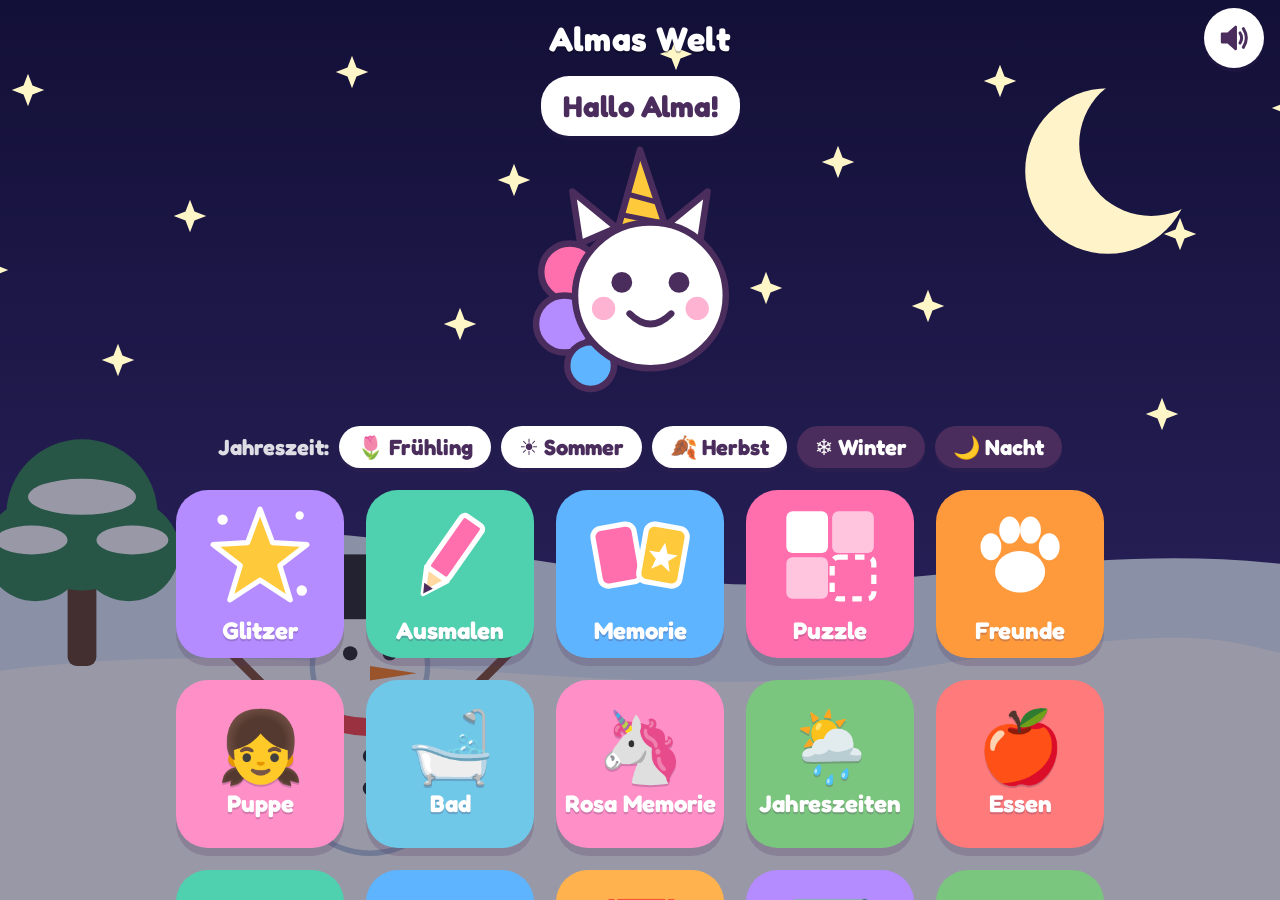
<file: index.html>
<!DOCTYPE html>
<html lang="de">
<head>
<meta charset="utf-8">
<meta name="viewport" content="width=device-width, initial-scale=1">
<title>Almas Welt</title>
<meta name="theme-color" content="#ff6fae">
<meta name="mobile-web-app-capable" content="yes">
<meta name="apple-mobile-web-app-capable" content="yes">
<meta name="apple-mobile-web-app-title" content="Almas Welt">
<meta name="apple-mobile-web-app-status-bar-style" content="default">
<link rel="manifest" href="manifest.webmanifest">
<link rel="icon" type="image/png" sizes="192x192" href="icons/icon-192.png">
<link rel="apple-touch-icon" href="icons/apple-touch-icon.png">
<link rel="preconnect" href="https://fonts.googleapis.com">
<link rel="preconnect" href="https://fonts.gstatic.com" crossorigin>
<link href="https://fonts.googleapis.com/css2?family=Fredoka:wght@500;700&display=swap" rel="stylesheet">
<style>
:root{
  /* Layout: Kopfzeile oben, eine Spielfläche darunter, riesige runde Tasten */
  --bg:#fff3f8;
  --ink:#4a2d5c;
  --pink:#ff6fae;
  --sun:#ffc93c;
  --mint:#4fd1b0;
  --sky:#5fb4ff;
  --lilac:#b48cff;
  --font:'Fredoka','Trebuchet MS',system-ui,sans-serif;
  color-scheme:light;
}
*{box-sizing:border-box;-webkit-tap-highlight-color:transparent}
html,body{height:100%;margin:0}
body{background:var(--bg);color:var(--ink);font-family:var(--font);font-weight:500;overflow:hidden;touch-action:manipulation;user-select:none;-webkit-user-select:none}
button{font:inherit;color:inherit;border:0;background:none;cursor:pointer;padding:0}
button:focus-visible{outline:4px solid var(--ink);outline-offset:3px}
#app{height:100%;display:flex;flex-direction:column}
header{flex:none;height:76px;display:flex;align-items:center;justify-content:space-between;padding:0 16px;gap:12px}
header h1{margin:0;font-size:34px;font-weight:700;letter-spacing:.5px;text-wrap:balance}
.round{width:60px;height:60px;border-radius:50%;background:#fff;box-shadow:0 4px 0 rgba(74,45,92,.18);display:grid;place-items:center}
.round:active{transform:translateY(3px);box-shadow:none}
.round svg{width:34px;height:34px}
.round[hidden]{display:block;visibility:hidden}
.round.off .wave{display:none}
.round:not(.off) .cross{display:none}
.view{display:none;flex:1;min-height:0;flex-direction:column;align-items:center;justify-content:center;padding:0 16px 16px;gap:14px}
.view.on{display:flex}

/* Start */
#home{flex-direction:row;flex-wrap:wrap;gap:24px 40px;overflow:auto}
.mascot{display:flex;flex-direction:column;align-items:center;gap:6px;width:min(260px,38vw)}
.mascot svg{width:100%;height:auto}
.bubble{background:#fff;border-radius:28px;padding:12px 22px;font-size:30px;font-weight:700;box-shadow:0 4px 0 rgba(74,45,92,.15)}
.tiles{display:flex;flex-wrap:wrap;gap:22px;justify-content:center}
.tile{width:min(210px,22vw);min-width:150px;aspect-ratio:1;border-radius:38px;display:flex;flex-direction:column;align-items:center;justify-content:center;gap:8px;box-shadow:0 8px 0 rgba(74,45,92,.2);font-size:28px;font-weight:700;color:#fff;text-shadow:0 2px 0 rgba(74,45,92,.25)}
.tile:active{transform:translateY(6px);box-shadow:0 2px 0 rgba(74,45,92,.2)}
.tile svg{width:62%;height:auto}
.t-glitter{background:var(--lilac)}
.t-paint{background:var(--mint)}
.t-memory{background:var(--sky)}

/* Glitzer */
#glitter{position:relative;justify-content:flex-end;touch-action:none}
#glitter .hint{position:absolute;inset:0;display:grid;place-items:center;font-size:clamp(40px,8vw,90px);font-weight:700;color:rgba(180,140,255,.45);pointer-events:none;text-align:center;padding:20px}
.big{padding:18px 40px;border-radius:999px;background:var(--pink);color:#fff;font-size:34px;font-weight:700;box-shadow:0 8px 0 rgba(74,45,92,.25);position:relative}
.big:active{transform:translateY(6px);box-shadow:0 2px 0 rgba(74,45,92,.25)}

/* Ausmalen */
.picker{display:flex;gap:12px;flex-wrap:wrap;justify-content:center}
.pick{padding:10px 22px;border-radius:999px;background:#fff;font-size:24px;font-weight:700;box-shadow:0 4px 0 rgba(74,45,92,.18)}
.pick[aria-pressed="true"]{background:var(--ink);color:#fff}
#stage{flex:1;min-height:0;width:100%;display:grid;place-items:center;position:relative}
.ref{position:absolute;top:6px;right:6px;width:clamp(90px,15vw,140px);background:#fff;border-radius:20px;padding:6px;box-shadow:0 4px 0 rgba(74,45,92,.18);pointer-events:none;z-index:2}
.ref svg{display:block;width:100%;height:auto}
.ref[hidden]{display:none}
#pic{height:100%;max-height:100%;width:auto;max-width:100%;aspect-ratio:1;background:#fff;border-radius:32px;box-shadow:0 6px 0 rgba(74,45,92,.15)}
.r{fill:#fff;stroke:var(--ink);stroke-width:9;stroke-linejoin:round;stroke-linecap:round;cursor:pointer}
.line{fill:none;stroke:var(--ink);stroke-width:9;stroke-linecap:round}
.dot{fill:var(--ink)}
.thumb{width:78px;height:78px;padding:6px;border-radius:22px;background:#fff;box-shadow:0 4px 0 rgba(74,45,92,.18)}
.thumb svg{display:block;width:100%;height:100%}
.thumb[aria-pressed="true"]{outline:5px solid var(--ink);outline-offset:2px}
.tools{display:flex;gap:18px 28px;flex-wrap:wrap;justify-content:center;align-items:center}
.modes{display:flex;gap:12px}
.mode{display:flex;align-items:center;gap:8px;padding:8px 22px 8px 14px;border-radius:999px;background:#fff;font-size:24px;font-weight:700;box-shadow:0 4px 0 rgba(74,45,92,.18)}
.mode svg{width:34px;height:34px}
.mode[aria-pressed="true"]{background:var(--ink);color:#fff}
.ol{fill:none;stroke:var(--ink);stroke-width:9;stroke-linejoin:round;pointer-events:none}
#pic{touch-action:none}
.palette{display:flex;gap:12px;flex-wrap:wrap;justify-content:center;align-items:center}
.sw{width:64px;height:64px;border-radius:50%;border:5px solid #fff;box-shadow:0 4px 0 rgba(74,45,92,.25)}
.sw[aria-pressed="true"]{outline:5px solid var(--ink);outline-offset:2px;transform:scale(1.1)}
.sw.white{border-color:#d9c9e6}

/* Memorie */
.bar{display:flex;gap:12px;align-items:center;flex-wrap:wrap;justify-content:center}
#board{display:grid;grid-template-columns:repeat(var(--cols,4),minmax(0,1fr));gap:10px;width:min(100%,calc((100dvh - 210px) * var(--cols,4) / var(--rows,2)))}
.card{aspect-ratio:1;perspective:700px;position:relative}
.in{position:absolute;inset:0;transform-style:preserve-3d;transition:transform .45s}
.card.open .in,.card.done .in{transform:rotateY(180deg)}
.face{position:absolute;inset:0;border-radius:22px;backface-visibility:hidden;-webkit-backface-visibility:hidden;display:grid;place-items:center;box-shadow:0 5px 0 rgba(74,45,92,.2)}
.front{background:radial-gradient(circle at 30% 30%,#ffd1e6 0 12%,transparent 13%),radial-gradient(circle at 70% 65%,#d6c2ff 0 14%,transparent 15%),linear-gradient(135deg,var(--pink),var(--lilac))}
.back{background:#fff;transform:rotateY(180deg)}
.back svg{width:72%;height:72%}
.card.done .back{background:#effff9}
#win,#win3{font-size:clamp(34px,6vw,60px);font-weight:700;color:var(--pink);min-height:1.2em;text-align:center}

.back img{position:absolute;inset:6%;width:88%;height:88%;object-fit:contain;border-radius:16px;background:radial-gradient(130% 34% at 50% 104%,#a6e486 0 62%,transparent 63%),radial-gradient(circle at 18% 22%,#fff 0 3px,transparent 4px),radial-gradient(circle at 84% 16%,#fff 0 4px,transparent 5px),radial-gradient(circle at 70% 34%,#ffe27a 0 3px,transparent 4px),linear-gradient(#bfe3ff,#fff0f8)}
.t-friends{background:#ff9a3c}.t-puzzle{background:#ff6fae}
.friends{display:flex;gap:24px;flex-wrap:wrap;justify-content:center;align-items:center;flex:1;min-height:0;width:100%;overflow:auto}
.friend{display:flex;flex-direction:column;align-items:center;gap:10px;background:#fff;border-radius:34px;padding:14px;box-shadow:0 8px 0 rgba(74,45,92,.18)}
.friend:active{transform:translateY(5px)}
.friend img{display:block;width:min(15vw,36dvh,300px);height:min(15vw,36dvh,300px);border-radius:24px;object-fit:contain;padding:8px;background:radial-gradient(130% 34% at 50% 104%,#a6e486 0 62%,transparent 63%),radial-gradient(circle at 18% 22%,#fff 0 3px,transparent 4px),radial-gradient(circle at 84% 16%,#fff 0 4px,transparent 5px),radial-gradient(circle at 70% 34%,#ffe27a 0 3px,transparent 4px),linear-gradient(#bfe3ff,#fff0f8)}
.comic{width:min(15vw,36dvh,300px);height:min(15vw,36dvh,300px);background:#fff7e0;border-radius:24px;display:grid;place-items:center}
.comic svg{width:92%;height:92%}
.friend span{font-size:34px;font-weight:700}
.pieces{display:flex;gap:16px;justify-content:center;flex-wrap:wrap;position:relative;z-index:5}
.piece{position:relative;width:clamp(80px,13vw,120px);aspect-ratio:1;background:#fff;border-radius:18px;padding:5px;box-shadow:0 5px 0 rgba(74,45,92,.2);touch-action:none;cursor:grab}
.piece svg{display:block;width:100%;height:100%;border-radius:13px}
.piece.sel{outline:6px solid var(--sun);outline-offset:2px}
.piece.gone{visibility:hidden}
#sceneBox{flex:1;min-height:0;width:100%;display:grid;place-items:center}
#scene{height:100%;width:auto;max-width:100%;aspect-ratio:4/3;border-radius:24px;box-shadow:0 6px 0 rgba(74,45,92,.15);background:#fff}
.shake{animation:shake .4s}
@keyframes shake{25%{transform:translateX(-10px)}75%{transform:translateX(10px)}}
#puzzle{position:relative}
#win3{position:absolute;top:84px;left:0;right:0;min-height:0;pointer-events:none;z-index:6;text-shadow:0 3px 0 #fff}
#fx{position:fixed;inset:0;width:100%;height:100%;pointer-events:none;z-index:50}
@media (prefers-reduced-motion:reduce){.in{transition:none}}

/* ===== Neue Bereiche ===== */
#bg{position:fixed;inset:0;z-index:-1;overflow:hidden;background:#cfe9ff}
#bg>svg{position:absolute;inset:0;width:100%;height:100%}
#fall{position:absolute;inset:0;pointer-events:none;overflow:hidden}
#fall span{position:absolute;top:-12%;animation:fall linear infinite;opacity:.92}
@keyframes fall{to{transform:translate(var(--dx,40px),118vh) rotate(var(--rot,200deg))}}
.tw{animation:tw 2.4s ease-in-out infinite}
@keyframes tw{50%{opacity:.25}}
body.night header h1{color:#fff;text-shadow:0 2px 0 rgba(0,0,0,.25)}
body.night .bubble{background:#fff}
body.night .sectionhead,body.night .say2{color:#fff}
body.night .say2{color:var(--ink)}
.tiles{max-width:min(1100px,100%)}
.tiles .tile{width:min(168px,19vw);min-width:128px;font-size:24px;border-radius:32px}
.tile .em{font-size:clamp(48px,7vw,70px);line-height:1}
.envbar{flex-basis:100%;display:flex;gap:10px;flex-wrap:wrap;justify-content:center;align-items:center}
.envbar .pick{font-size:22px;padding:8px 18px}
.t-c1{background:#ff8fc7}.t-c2{background:#4fd1b0}.t-c3{background:#5fb4ff}.t-c4{background:#b48cff}
.t-c5{background:#ffb24d}.t-c6{background:#7bc67e}.t-c7{background:#ff7a7a}.t-c8{background:#6fc8e8}
.sectionhead{flex-basis:100%;text-align:center;font-size:22px;font-weight:700;opacity:.85}

/* Quiz */
.qmodes{display:flex;gap:10px;flex-wrap:wrap;justify-content:center}
.qprog{display:flex;gap:8px}
.qprog i{width:18px;height:18px;border-radius:50%;background:#fff;box-shadow:0 2px 0 rgba(74,45,92,.2)}
.qprog i.d{background:var(--mint)}
.qprog i.c{background:var(--sun);transform:scale(1.25)}
.qcard{background:#fff;border-radius:36px;padding:10px 40px;box-shadow:0 8px 0 rgba(74,45,92,.18);display:flex;flex-direction:column;align-items:center;gap:0}
.qcard .qe{font-size:clamp(70px,16dvh,150px);line-height:1.1}
.qcard .qn{font-size:clamp(28px,5dvh,44px);font-weight:700}
.qchoices{display:flex;gap:16px;flex-wrap:wrap;justify-content:center}
.qc{min-width:clamp(120px,17vw,190px);padding:12px 18px;border-radius:30px;box-shadow:0 7px 0 rgba(74,45,92,.22);display:flex;flex-direction:column;align-items:center;gap:2px;font-size:clamp(22px,3.4dvh,30px);font-weight:700;background:#fff}
.qc .ce{font-size:clamp(44px,8dvh,70px);line-height:1.1}
.qc:active{transform:translateY(5px);box-shadow:0 2px 0 rgba(74,45,92,.22)}
.qc.ok{outline:6px solid var(--mint);outline-offset:2px}
.qc.hint{animation:pulse .8s infinite}
@keyframes pulse{50%{transform:scale(1.1)}}
.qexp{min-height:2.6em;max-width:min(900px,92vw);text-align:center;font-size:clamp(22px,3.6dvh,32px);font-weight:600;color:var(--ink);background:rgba(255,255,255,.85);border-radius:22px;padding:6px 18px}
.qexp:empty{visibility:hidden}
.qnext{font-size:30px;padding:12px 38px}
.qnext[hidden]{display:none}

/* Memorie Rosa */
.pboard{display:grid;grid-template-columns:repeat(var(--cols,4),minmax(0,1fr));gap:10px;width:min(100%,calc((100dvh - 210px) * var(--cols,4) / var(--rows,2)))}
.pink .front{background:radial-gradient(circle at 30% 30%,#fff 0 6%,transparent 7%),radial-gradient(circle at 70% 65%,#ffe3f1 0 9%,transparent 10%),linear-gradient(135deg,#ff8cc6,#ffc0de)}
.pink .back .em{font-size:clamp(40px,9dvh,90px);line-height:1}

/* Puppe */
#doll{flex-direction:row;gap:24px;align-items:stretch;justify-content:center}
.dollside{flex:0 1 40%;display:flex;align-items:center;justify-content:center;min-height:0}
#dollSvg{height:100%;max-height:100%;width:auto;max-width:100%;background:rgba(255,255,255,.65);border-radius:36px;padding:8px}
.dollpanel{flex:1 1 50%;display:flex;flex-direction:column;gap:14px;justify-content:center;min-width:0}
.slots{display:flex;gap:10px;flex-wrap:wrap}
.slotb{padding:8px 16px;border-radius:999px;background:#fff;font-size:22px;font-weight:700;box-shadow:0 4px 0 rgba(74,45,92,.18)}
.slotb[aria-pressed="true"]{background:var(--ink);color:#fff}
.items{display:flex;gap:12px;flex-wrap:wrap}
.itm{width:clamp(70px,10vw,98px);height:clamp(70px,10vw,98px);border-radius:22px;background:#fff;padding:4px;box-shadow:0 4px 0 rgba(74,45,92,.18);display:grid;place-items:center;font-size:34px;font-weight:700}
.itm svg{width:100%;height:100%;display:block}
.itm[aria-pressed="true"]{outline:5px solid var(--ink);outline-offset:2px}
@media (max-width:760px){#doll{flex-direction:column}.dollside{flex:1 1 50%}}

/* Bad */
.steps{display:flex;gap:8px;flex-wrap:wrap;justify-content:center}
.stp{padding:6px 14px;border-radius:999px;background:#fff;font-size:20px;font-weight:700;opacity:.65}
.stp.cur{opacity:1;background:var(--sun)}
.stp.done{opacity:1;background:#d6ffe9}
.bigtarget{width:min(54vw,48dvh);aspect-ratio:1;border-radius:50%;background:#fff;box-shadow:0 10px 0 rgba(74,45,92,.2);display:grid;place-items:center;font-size:min(30vw,26dvh);line-height:1}
.bigtarget:active{transform:translateY(6px);box-shadow:0 3px 0 rgba(74,45,92,.2)}
.say2{font-size:clamp(28px,5dvh,44px);font-weight:700;text-align:center;background:rgba(255,255,255,.85);border-radius:24px;padding:6px 24px}
.dots{display:flex;gap:10px}
.dots i{width:22px;height:22px;border-radius:50%;background:#fff;box-shadow:0 2px 0 rgba(74,45,92,.2)}
.dots i.d{background:var(--pink)}
.bub{position:fixed;border-radius:50%;background:radial-gradient(circle at 30% 30%,#fff,rgba(160,220,255,.55));border:2px solid rgba(255,255,255,.95);pointer-events:none;z-index:60;animation:bubUp 1.6s ease-out forwards}
@keyframes bubUp{to{transform:translateY(-130px) scale(1.3);opacity:0}}

/* Auto */
#car{padding:0}
#carWorld{position:relative;flex:1;width:100%;min-height:0;overflow:hidden;border-radius:30px}
#carRoad{position:absolute;left:0;right:0;bottom:0;height:26%;background:#5b5b6e;border-top:10px solid #8a8aa0}
#carRoad:after{content:"";position:absolute;left:0;right:0;top:48%;height:10px;background:repeating-linear-gradient(90deg,#fff 0 60px,transparent 60px 120px);animation:road 4s linear infinite}
@keyframes road{to{background-position-x:-120px}}
#carCar{position:absolute;left:14%;bottom:7%;font-size:min(16vw,22dvh);line-height:1;animation:bounce 1.2s ease-in-out infinite;transform:scaleX(-1)}
@keyframes bounce{50%{transform:scaleX(-1) translateY(-8px)}}
#carCar.hop{animation:hop .6s}
@keyframes hop{40%{transform:scaleX(-1) translateY(-60px)}}
.fly{position:absolute;font-size:min(11vw,15dvh);line-height:1;padding:6px;will-change:transform}
.fly.pop{animation:popo .4s forwards}
@keyframes popo{to{transform:translate(var(--x),var(--y)) scale(1.8);opacity:0}}
#carScore{position:absolute;top:10px;left:14px;font-size:36px;font-weight:700;background:rgba(255,255,255,.85);border-radius:999px;padding:4px 20px;z-index:3}

/* Wochentage */
.week{display:flex;gap:14px;flex-wrap:wrap;justify-content:center}
.day{width:clamp(110px,12.5vw,150px);height:clamp(140px,28dvh,210px);border-radius:30px;display:flex;flex-direction:column;align-items:center;justify-content:center;gap:6px;box-shadow:0 8px 0 rgba(74,45,92,.2);font-size:clamp(26px,3.4vw,40px);font-weight:700;color:#fff}
.day small{font-size:clamp(16px,2dvh,22px);font-weight:600;opacity:.95}
.day.work{background:var(--sky)}.day.free{background:#ffb24d}
.day.today{outline:8px solid var(--ink);outline-offset:3px}
.day.next{animation:pulse .8s infinite;outline:8px solid var(--sun);outline-offset:3px}
.day:active{transform:translateY(6px);box-shadow:0 2px 0 rgba(74,45,92,.2)}

/* Zaehlen */
#cArea{position:relative;flex:1;min-height:0;width:100%}
.cobj{position:absolute;font-size:min(14vw,17dvh);line-height:1;transform:translate(-50%,-50%);padding:4px;transition:transform .25s}
.cobj.on{transform:translate(-50%,-50%) scale(.8);filter:grayscale(.2);opacity:.9}
.cobj.on:after{content:"\2713";position:absolute;right:-6px;top:-6px;width:38px;height:38px;border-radius:50%;background:var(--mint);color:#fff;font-size:26px;display:grid;place-items:center}

/* Schreiben */
#wText{flex:1;min-height:0;width:100%;background:rgba(255,255,255,.9);border-radius:30px;padding:16px 26px;font-size:clamp(48px,9dvh,90px);font-weight:700;line-height:1.15;overflow:auto;white-space:pre-wrap;word-break:break-word;box-shadow:0 6px 0 rgba(74,45,92,.15)}
#wText.empty{color:rgba(74,45,92,.35);font-size:clamp(30px,5dvh,48px)}
.krow{display:flex;gap:7px;justify-content:center}
.key{min-width:clamp(40px,6.4vw,76px);height:clamp(48px,8.6dvh,76px);padding:0 8px;border-radius:16px;background:#fff;box-shadow:0 5px 0 rgba(74,45,92,.2);font-size:clamp(24px,4.2dvh,38px);font-weight:700}
.key:active{transform:translateY(4px);box-shadow:0 1px 0 rgba(74,45,92,.2)}
.key.wide{min-width:clamp(120px,22vw,280px)}
.key.act{background:var(--lilac);color:#fff}

/* Galerie */
.gbar{display:flex;gap:12px;flex-wrap:wrap;justify-content:center;align-items:center}
.gnote{font-size:18px;font-weight:600;background:rgba(255,255,255,.85);border-radius:16px;padding:4px 14px;max-width:90vw;text-align:center}
.ggrid{flex:1;min-height:0;width:100%;overflow:auto;display:grid;grid-template-columns:repeat(auto-fill,minmax(clamp(120px,18vw,200px),1fr));gap:12px;align-content:start}
.gi{position:relative;aspect-ratio:1;border-radius:22px;overflow:hidden;background:#fff;box-shadow:0 5px 0 rgba(74,45,92,.2);padding:0}
.gi img,.gi video{width:100%;height:100%;object-fit:cover;display:block;pointer-events:none}
.gi .play{position:absolute;inset:0;display:grid;place-items:center;font-size:54px;color:#fff;text-shadow:0 2px 8px rgba(0,0,0,.6)}
#gview{position:fixed;inset:0;z-index:80;background:rgba(30,15,45,.92);display:none;flex-direction:column;align-items:center;justify-content:center;gap:14px;padding:16px}
#gview.on{display:flex}
#gview img,#gview video{max-width:94vw;max-height:76dvh;border-radius:20px;background:#000}
#gview .gbar .pick{font-size:26px}
@media (prefers-reduced-motion:reduce){#fall span,.tw{animation:none}}

/* ===== Ausmalen: grosses Bild mit Pfeilen ===== */
#paint{gap:8px;padding:0 8px 10px}
#paint #picker{display:none}
#paint #stage{width:100%}
.navb{position:absolute;top:50%;width:clamp(52px,9vw,84px);height:clamp(52px,9vw,84px);margin-top:calc(clamp(52px,9vw,84px) / -2);border-radius:50%;background:rgba(255,255,255,.93);box-shadow:0 3px 14px rgba(0,0,0,.22);display:grid;place-items:center;z-index:4;color:var(--ink)}
.navb svg{width:56%;height:56%}
.navb.l{left:4px}.navb.r{right:4px}
.navb:active{transform:scale(.92)}
#paint .tools{gap:8px 16px}
#paint .mode{font-size:clamp(18px,2.4dvh,24px);padding:6px 16px 6px 12px}
#paint .palette{gap:8px}
#paint .sw{width:clamp(38px,10.5vw,64px);height:clamp(38px,10.5vw,64px);border-width:4px}
#acts{display:flex;gap:10px}
.r[data-bg]{stroke:none}
.ol[data-bg]{display:none}
</style>
</head>
<body>
<svg width="0" height="0" style="position:absolute" aria-hidden="true"><defs><pattern id="glRosa" width="26" height="26" patternUnits="userSpaceOnUse"><rect width="26" height="26" fill="#ff8fc7"/><polygon points="6,-1 8.4,4.6 14,7 8.4,9.4 6,15 3.6,9.4 -2,7 3.6,4.6" fill="#fff"/><polygon points="20,13 21.8,17.2 26,19 21.8,20.8 20,25 18.2,20.8 14,19 18.2,17.2" fill="#ffe6f3"/><circle cx="20" cy="5" r="2" fill="#fff"/></pattern><pattern id="glBlau" width="26" height="26" patternUnits="userSpaceOnUse"><rect width="26" height="26" fill="#3f8cff"/><polygon points="6,-1 8.4,4.6 14,7 8.4,9.4 6,15 3.6,9.4 -2,7 3.6,4.6" fill="#fff"/><polygon points="20,13 21.8,17.2 26,19 21.8,20.8 20,25 18.2,20.8 14,19 18.2,17.2" fill="#cfe6ff"/><circle cx="20" cy="5" r="2" fill="#fff"/></pattern><pattern id="glGold" width="26" height="26" patternUnits="userSpaceOnUse"><rect width="26" height="26" fill="#ffc93c"/><polygon points="6,-1 8.4,4.6 14,7 8.4,9.4 6,15 3.6,9.4 -2,7 3.6,4.6" fill="#fff"/><polygon points="20,13 21.8,17.2 26,19 21.8,20.8 20,25 18.2,20.8 14,19 18.2,17.2" fill="#fff6c9"/><circle cx="20" cy="5" r="2" fill="#fff"/></pattern><pattern id="glRegen" width="26" height="26" patternUnits="userSpaceOnUse"><rect width="26" height="26" fill="#ff8fc7"/><rect width="26" height="5" fill="#ff4d4d"/><rect y="5" width="26" height="5" fill="#ff9a3c"/><rect y="10" width="26" height="5" fill="#ffd23f"/><rect y="15" width="26" height="5" fill="#3ecf6d"/><rect y="20" width="26" height="6" fill="#3f8cff"/><polygon points="6,4 8.4,9.6 14,12 8.4,14.4 6,20 3.6,14.4 -2,12 3.6,9.6" fill="#fff"/><polygon points="20,12 21.8,16.2 26,18 21.8,19.8 20,24 18.2,19.8 14,18 18.2,16.2" fill="#fff"/></pattern></defs></svg>
<div id="app">
  <header>
    <button class="round" id="homeBtn" aria-label="Zurück zum Start" hidden>
      <svg viewBox="0 0 40 40"><path d="M6 20 L20 7 L34 20" fill="none" stroke="#4a2d5c" stroke-width="4" stroke-linecap="round" stroke-linejoin="round"/><path d="M10 18 V33 H30 V18" fill="#ffd23f" stroke="#4a2d5c" stroke-width="4" stroke-linejoin="round"/></svg>
    </button>
    <h1>Almas Welt</h1>
    <button class="round" id="soundBtn" aria-label="Stimme an oder aus">
      <svg viewBox="0 0 40 40"><path d="M6 15 H13 L22 7 V33 L13 25 H6Z" fill="#4a2d5c" stroke="#4a2d5c" stroke-width="3" stroke-linejoin="round"/><g class="wave" fill="none" stroke="#4a2d5c" stroke-width="3.5" stroke-linecap="round"><path d="M27 14 Q31 20 27 26"/><path d="M31 9 Q38 20 31 31"/></g><g class="cross" stroke="#ff4d4d" stroke-width="4" stroke-linecap="round"><path d="M27 14 L37 26"/><path d="M37 14 L27 26"/></g></svg>
    </button>
  </header>

  <!-- Start -->
  <main class="view on" id="home">
    <button class="mascot" id="mascot" aria-label="Hallo sagen">
      <div class="bubble">Hallo Alma!</div>
      <svg viewBox="0 0 200 200" aria-hidden="true">
        <path d="M82 70 L100 6 L122 72Z" fill="#ffc93c" stroke="#4a2d5c" stroke-width="5" stroke-linejoin="round"/>
        <path d="M90 40 L112 46 M86 56 L116 62" stroke="#4a2d5c" stroke-width="4" stroke-linecap="round"/>
        <path d="M54 78 L48 38 L82 66Z" fill="#fff" stroke="#4a2d5c" stroke-width="5" stroke-linejoin="round"/>
        <path d="M146 78 L152 38 L118 66Z" fill="#fff" stroke="#4a2d5c" stroke-width="5" stroke-linejoin="round"/>
        <circle cx="46" cy="100" r="22" fill="#ff6fae" stroke="#4a2d5c" stroke-width="5"/>
        <circle cx="42" cy="140" r="22" fill="#b48cff" stroke="#4a2d5c" stroke-width="5"/>
        <circle cx="62" cy="172" r="18" fill="#5fb4ff" stroke="#4a2d5c" stroke-width="5"/>
        <ellipse cx="108" cy="118" rx="58" ry="56" fill="#fff" stroke="#4a2d5c" stroke-width="5"/>
        <circle cx="86" cy="108" r="8" fill="#4a2d5c"/><circle cx="130" cy="108" r="8" fill="#4a2d5c"/>
        <circle cx="72" cy="128" r="9" fill="#ffb3d3"/><circle cx="144" cy="128" r="9" fill="#ffb3d3"/>
        <path d="M92 132 Q108 148 124 132" fill="none" stroke="#4a2d5c" stroke-width="5" stroke-linecap="round"/>
      </svg>
    </button>
    <div class="tiles">
      <button class="tile t-glitter" data-go="glitter" data-say="Glitzer">
        <svg viewBox="0 0 100 100" aria-hidden="true"><polygon points="50,6 62,38 95,40 69,60 79,93 50,74 21,93 31,60 5,40 38,38" fill="#ffc93c" stroke="#fff" stroke-width="5" stroke-linejoin="round"/><circle cx="14" cy="16" r="5" fill="#fff"/><circle cx="88" cy="12" r="4" fill="#fff"/><circle cx="90" cy="84" r="5" fill="#fff"/></svg>
        Glitzer
      </button>
      <button class="tile t-paint" data-go="paint" data-say="Ausmalen">
        <svg viewBox="0 0 100 100" aria-hidden="true"><g transform="rotate(35 50 50)"><rect x="38" y="10" width="24" height="62" rx="4" fill="#ff6fae" stroke="#fff" stroke-width="5"/><polygon points="38,72 62,72 50,95" fill="#ffd9a0" stroke="#fff" stroke-width="5" stroke-linejoin="round"/><polygon points="45,86 55,86 50,95" fill="#4a2d5c"/></g></svg>
        Ausmalen
      </button>
      <button class="tile t-memory" data-go="memory" data-say="Memorie">
        <svg viewBox="0 0 100 100" aria-hidden="true"><rect x="8" y="22" width="40" height="56" rx="8" fill="#ff6fae" stroke="#fff" stroke-width="5" transform="rotate(-10 28 50)"/><rect x="52" y="22" width="40" height="56" rx="8" fill="#ffc93c" stroke="#fff" stroke-width="5" transform="rotate(10 72 50)"/><polygon points="72,38 76,48 86,48 78,55 81,65 72,59 63,65 66,55 58,48 68,48" fill="#fff" transform="rotate(10 72 50)"/></svg>
        Memorie
      </button>
 <button class="tile t-puzzle" data-go="puzzle" data-say="Puzzle">
        <svg viewBox="0 0 100 100" aria-hidden="true"><rect x="8" y="8" width="40" height="40" rx="6" fill="#fff"/><rect x="52" y="8" width="40" height="40" rx="6" fill="#fff" opacity=".6"/><rect x="8" y="52" width="40" height="40" rx="6" fill="#fff" opacity=".6"/><rect x="52" y="52" width="40" height="40" rx="6" fill="none" stroke="#fff" stroke-width="5" stroke-dasharray="9 7"/></svg>
        Puzzle
      </button>
      <button class="tile t-friends" data-go="friends" data-say="Meine Freunde">
        <svg viewBox="0 0 100 100" aria-hidden="true"><g fill="#fff"><ellipse cx="50" cy="66" rx="24" ry="20"/><ellipse cx="22" cy="42" rx="10" ry="13"/><ellipse cx="40" cy="26" rx="10" ry="13"/><ellipse cx="60" cy="26" rx="10" ry="13"/><ellipse cx="78" cy="42" rx="10" ry="13"/></g></svg>
        Freunde
      </button>
    </div>
  </main>

  <!-- Glitzer -->
  <main class="view" id="glitter">
    <div class="hint">Tipp auf den Bildschirm</div>
    <button class="big" id="rainBtn">Glitzerregen</button>
  </main>

  <!-- Ausmalen -->
  <main class="view" id="paint">
    <div class="picker" id="picker"></div>
    <div id="stage"><div class="ref" id="ref" hidden></div><svg id="pic" viewBox="0 0 400 400" role="img" aria-label="Ausmalbild"></svg></div>
    <div class="tools">
      <div class="modes" id="modes">
        <button class="mode" data-m="bucket" aria-pressed="true"><svg viewBox="0 0 40 40" aria-hidden="true"><path d="M8 17 H32 L29 35 H11Z" fill="currentColor"/><path d="M12 17 C12 5 28 5 28 17" fill="none" stroke="currentColor" stroke-width="3.5" stroke-linecap="round"/></svg>Eimer</button>
        <button class="mode" data-m="pen" aria-pressed="false"><svg viewBox="0 0 40 40" aria-hidden="true"><path d="M8 32 L10 24 L28 6 L34 12 L16 30Z" fill="currentColor"/><path d="M8 32 L10 24 L16 30Z" fill="#ffd9a0"/></svg>Stift</button>
      </div>
      <div class="palette" id="palette"></div>
    </div>
  </main>

  <!-- Memorie -->
  <main class="view" id="memory">
    <div class="bar">
      <button class="pick pairBtn" data-n="4" aria-pressed="true">4 Paare</button>
      <button class="pick pairBtn" data-n="6" aria-pressed="false">6 Paare</button>
      <button class="pick pairBtn" data-n="10" aria-pressed="false">10 Paare</button>
      <button class="pick pairBtn" data-n="15" aria-pressed="false">15 Paare</button>
      <button class="pick" id="againBtn">Neu mischen</button>
    </div>
    <div id="win" aria-live="polite"></div>
    <div id="board"></div>
  </main>

  <!-- Freunde -->
  <main class="view" id="friends">
    <div class="friends" id="friendList"></div>
  </main>

  <!-- Puzzle -->
  <main class="view" id="puzzle">
    <div class="bar"><button class="pick" id="puzzleAgain">Nochmal</button></div>
    <div id="win3" aria-live="polite"></div>
    <div class="pieces" id="pieces"></div>
    <div id="sceneBox"><svg id="scene" viewBox="0 0 400 300" role="img" aria-label="Wiesenbild mit Lücken"></svg></div>
  </main>
</div>
<canvas id="fx"></canvas>

<script>
var PHOTO = {
 lotta: '[data-uri]',
 lottaSide: '[data-uri]',
 katze: '[data-uri]',
 katzeSide: '[data-uri]',
 bobo: '[data-uri]',
 luca: '[data-uri]',
 lucaSide: '[data-uri]',
 juno: '[data-uri]',
 junoSide: '[data-uri]'
};
</script>
<script>
/* Comic-Freunde: eine Definition, zwei Darstellungen (bunt oder zum Ausmalen) */
var ART = {
  Lotta: [
    ['r','<path d="M52 225 C20 215 12 185 22 165 C38 182 50 198 68 210Z"','#8a5a3c'],
    ['r','<rect x="70" y="285" width="32" height="62" rx="14"','#f0c27a'],['r','<rect x="110" y="285" width="32" height="62" rx="14"','#f0c27a'],
    ['r','<rect x="228" y="285" width="32" height="62" rx="14"','#f0c27a'],['r','<rect x="268" y="285" width="32" height="62" rx="14"','#f0c27a'],
    ['r','<rect x="50" y="205" width="250" height="90" rx="45"','#8a5a3c'],
    ['r','<ellipse cx="280" cy="265" rx="30" ry="28"','#f0c27a'],
    ['r','<circle cx="305" cy="185" r="52"','#8a5a3c'],
    ['r','<ellipse cx="345" cy="205" rx="34" ry="25"','#f0c27a'],
    ['r','<ellipse cx="285" cy="205" rx="22" ry="40" transform="rotate(10 285 205)"','#6b3f26'],
    ['d','<circle class="dot" cx="374" cy="196" r="8"/>'],['d','<circle class="dot" cx="320" cy="174" r="7"/>'],
    ['d','<path class="line" d="M330 222 Q345 230 360 222"/>']
  ],
  Katze: [
    ['r','<ellipse cx="200" cy="305" rx="92" ry="70"','#a9a9b0'],
    ['r','<ellipse cx="140" cy="358" rx="40" ry="24"','#ffffff'],['r','<ellipse cx="260" cy="358" rx="40" ry="24"','#ffffff'],
    ['r','<polygon points="118,140 128,62 188,112"','#a9a9b0'],['r','<polygon points="282,140 272,62 212,112"','#a9a9b0'],
    ['r','<circle cx="200" cy="190" r="88"','#a9a9b0'],
    ['r','<ellipse cx="200" cy="228" rx="56" ry="52"','#ffffff'],
    ['r','<ellipse cx="200" cy="222" rx="13" ry="9"','#ffc26b'],
    ['d','<path class="line" d="M168 118 L174 146 M200 108 V138 M232 118 L226 146 M130 290 L150 330 M170 280 V335 M230 280 V335 M270 290 L250 330"/>'],
    ['d','<circle class="dot" cx="164" cy="188" r="9"/>'],['d','<circle class="dot" cx="236" cy="188" r="9"/>'],
    ['d','<path class="line" d="M200 231 V243 M188 250 Q200 256 212 250"/>']
  ],
  Luca: [
    ['r','<ellipse cx="102" cy="170" rx="30" ry="88" transform="rotate(12 102 170)"','#9fdcb4'],
    ['r','<ellipse cx="298" cy="170" rx="30" ry="88" transform="rotate(-12 298 170)"','#9fdcb4'],
    ['r','<ellipse cx="200" cy="295" rx="78" ry="82"','#9fdcb4'],
    ['r','<ellipse cx="118" cy="290" rx="20" ry="52" transform="rotate(18 118 290)"','#9fdcb4'],
    ['r','<ellipse cx="282" cy="290" rx="20" ry="52" transform="rotate(-18 282 290)"','#9fdcb4'],
    ['r','<ellipse cx="132" cy="368" rx="46" ry="24"','#9fdcb4'],['r','<ellipse cx="268" cy="368" rx="46" ry="24"','#9fdcb4'],
    ['r','<circle cx="200" cy="195" r="78"','#9fdcb4'],
    ['r','<ellipse cx="200" cy="208" rx="15" ry="11"','#f5a9b8'],
    ['d','<circle class="dot" cx="170" cy="182" r="8"/>'],['d','<circle class="dot" cx="230" cy="182" r="8"/>'],
    ['d','<path class="line" d="M200 219 V230 M186 236 Q200 244 214 236"/>']
  ],
  Juno: [
    ['r','<ellipse cx="108" cy="175" rx="72" ry="30" transform="rotate(-22 108 175)"','#b7aaa6'],
    ['r','<ellipse cx="292" cy="175" rx="72" ry="30" transform="rotate(22 292 175)"','#b7aaa6'],
    ['r','<ellipse cx="200" cy="310" rx="108" ry="62"','#b7aaa6'],
    ['r','<ellipse cx="160" cy="358" rx="38" ry="24"','#f6f1ee'],['r','<ellipse cx="240" cy="358" rx="38" ry="24"','#f6f1ee'],
    ['r','<circle cx="200" cy="215" r="82"','#b7aaa6'],
    ['r','<ellipse cx="200" cy="250" rx="42" ry="30"','#f2ece8'],
    ['r','<ellipse cx="200" cy="236" rx="12" ry="8"','#8a5a5a'],
    ['d','<circle class="dot" cx="168" cy="205" r="8"/>'],['d','<circle class="dot" cx="232" cy="205" r="8"/>'],
    ['d','<path class="line" d="M200 244 V256 M188 262 Q200 268 212 262"/>']
  ]
};
function friendInner(name, mode){
  return ART[name].map(function(it){
    if (it[0] === 'd') return it[1];
    return it[1] + (mode === 'color' ? ' fill="' + it[2] + '" stroke="#4a2d5c" stroke-width="9" stroke-linejoin="round"/>' : ' class="r"/>');
  }).join('');
}
function friendSVG(name){ return '<svg viewBox="0 0 400 400" aria-hidden="true">' + friendInner(name, 'color') + '</svg>'; }
function friendAt(name, x, y, size){
  return '<svg x="' + x + '" y="' + y + '" width="' + size + '" height="' + size + '" viewBox="0 0 400 400">' + friendInner(name, 'color') + '</svg>';
}
</script>
<script>
/* ---------- Stimme ---------- */
var soundOn = true;
try { if (localStorage.getItem('alma-sound') === 'off') soundOn = false; } catch (e) {}
var soundBtn = document.getElementById('soundBtn');
function paintSound(){ soundBtn.classList.toggle('off', !soundOn); }
paintSound();
function say(text){
  if (!soundOn || !('speechSynthesis' in window)) return;
  try {
    speechSynthesis.cancel();
    var u = new SpeechSynthesisUtterance(text);
    u.lang = 'de-DE'; u.rate = 0.85; u.pitch = 1.15;
    var v = speechSynthesis.getVoices().filter(function(x){ return x.lang && x.lang.indexOf('de') === 0; })[0];
    if (v) u.voice = v;
    speechSynthesis.speak(u);
  } catch (e) {}
}
soundBtn.addEventListener('click', function(){
  soundOn = !soundOn; paintSound();
  try { localStorage.setItem('alma-sound', soundOn ? 'on' : 'off'); } catch (e) {}
  if (soundOn) say('Ich bin da!'); else { try { speechSynthesis.cancel(); } catch (e) {} }
});

/* ---------- Glitzer-Motor ---------- */
var fx = document.getElementById('fx'), ctx = fx.getContext('2d');
var P = [], running = false, DPR = Math.min(window.devicePixelRatio || 1, 2);
var COLS = ['#ffc93c','#ff6fae','#5fb4ff','#b48cff','#4fd1b0','#ffffff','#ff9a3c'];
function sizeFx(){ fx.width = innerWidth * DPR; fx.height = innerHeight * DPR; }
addEventListener('resize', sizeFx); sizeFx();
function add(x, y, vx, vy, life, s){
  P.push({x:x, y:y, vx:vx, vy:vy, l:life, s:s, c:COLS[Math.random()*COLS.length|0], r:Math.random()*6.28, vr:(Math.random()-.5)*.25});
  if (!running){ running = true; requestAnimationFrame(tick); }
}
function burst(x, y, n){
  for (var i = 0; i < n; i++){
    var a = Math.random()*6.28, sp = 2 + Math.random()*6;
    add(x, y, Math.cos(a)*sp, Math.sin(a)*sp - 2, 60 + Math.random()*40, 7 + Math.random()*10);
  }
}
function rain(n){
  for (var i = 0; i < n; i++){
    setTimeout(function(){
      add(Math.random()*innerWidth, -20, (Math.random()-.5)*1.5, 2 + Math.random()*3, 400, 8 + Math.random()*11);
    }, Math.random()*1400);
  }
}
function drawStar(s){
  ctx.beginPath();
  for (var i = 0; i < 8; i++){
    var rad = i % 2 ? s*0.32 : s, a = i * Math.PI/4;
    ctx[i ? 'lineTo' : 'moveTo'](Math.cos(a)*rad, Math.sin(a)*rad);
  }
  ctx.closePath(); ctx.fill();
}
function tick(){
  ctx.setTransform(1,0,0,1,0,0);
  ctx.clearRect(0, 0, fx.width, fx.height);
  var keep = [];
  for (var i = 0; i < P.length; i++){
    var p = P[i];
    p.vy += 0.05; p.x += p.vx; p.y += p.vy; p.r += p.vr; p.l--;
    if (p.l > 0 && p.y < innerHeight + 30){
      keep.push(p);
      ctx.setTransform(DPR,0,0,DPR,p.x*DPR,p.y*DPR);
      ctx.rotate(p.r);
      ctx.globalAlpha = Math.min(1, p.l/30);
      ctx.fillStyle = p.c;
      drawStar(p.s);
    }
  }
  ctx.globalAlpha = 1;
  P = keep;
  if (P.length) requestAnimationFrame(tick);
  else { running = false; ctx.setTransform(1,0,0,1,0,0); ctx.clearRect(0,0,fx.width,fx.height); }
}

/* ---------- Ansichten ---------- */
var current = 'home';
function show(id){
  current = id;
  document.querySelectorAll('.view').forEach(function(v){ v.classList.toggle('on', v.id === id); });
  document.getElementById('homeBtn').hidden = (id === 'home');
  if (id === 'paint' && !picDrawn) drawPic('unicorn');
  if (id === 'memory') newGame();
  if (id === 'friends') drawFriends();
  if (id === 'puzzle') newPuzzle();
}
document.getElementById('homeBtn').addEventListener('click', function(){ show('home'); say('Zurück'); });
document.querySelectorAll('.tile').forEach(function(t){
  t.addEventListener('click', function(){ say(t.dataset.say); show(t.dataset.go); });
});
document.getElementById('mascot').addEventListener('click', function(e){
  say('Hallo Alma! Was möchtest du spielen?');
  burst(e.clientX, e.clientY, 18);
});

/* ---------- Glitzer ---------- */
var gl = document.getElementById('glitter'), down = false;
gl.addEventListener('pointerdown', function(e){
  if (e.target.id === 'rainBtn') return;
  down = true; burst(e.clientX, e.clientY, 16);
});
gl.addEventListener('pointermove', function(e){
  if (down && e.target.id !== 'rainBtn') burst(e.clientX, e.clientY, 3);
});
addEventListener('pointerup', function(){ down = false; });
document.getElementById('rainBtn').addEventListener('click', function(){ say('Glitzer!'); rain(220); });

/* ---------- Ausmalen ---------- */
var PICS = {
  unicorn:
    '<path class="r" d="M72 236 C20 214 4 262 26 306 C42 332 72 334 90 322 C66 302 66 282 86 264Z"/>' +
    '<rect class="r" x="98" y="292" width="32" height="76" rx="14"/><rect class="r" x="138" y="296" width="32" height="72" rx="14"/>' +
    '<rect class="r" x="216" y="296" width="32" height="72" rx="14"/><rect class="r" x="256" y="292" width="32" height="76" rx="14"/>' +
    '<ellipse class="r" cx="176" cy="256" rx="112" ry="62"/>' +
    '<path class="r" d="M204 214 C214 170 222 136 240 102 L304 112 C296 150 296 190 296 236Z"/>' +
    '<ellipse class="r" cx="220" cy="112" rx="32" ry="19" transform="rotate(-30 220 112)"/>' +
    '<ellipse class="r" cx="208" cy="152" rx="32" ry="19" transform="rotate(-15 208 152)"/>' +
    '<ellipse class="r" cx="208" cy="194" rx="32" ry="19"/>' +
    '<ellipse class="r" cx="304" cy="98" rx="62" ry="36" transform="rotate(20 304 98)"/>' +
    '<polygon class="r" points="262,80 264,38 292,70"/>' +
    '<polygon class="r" points="302,66 334,76 322,6"/>' +
    '<path class="line" d="M309 50 L329 57 M313 34 L327 39 M317 20 L325 23"/>' +
    '<polygon class="r" points="176,230 184,250 206,251 188,264 195,285 176,272 157,285 164,264 146,251 168,250"/>' +
    '<circle class="dot" cx="306" cy="86" r="9"/><circle class="dot" cx="352" cy="116" r="6"/>',
  dog:
    '<path class="r" d="M296 240 C352 222 368 168 340 126 C326 168 316 196 282 218Z"/>' +
    '<rect class="r" x="262" y="278" width="38" height="84" rx="16"/><rect class="r" x="220" y="284" width="36" height="78" rx="16"/>' +
    '<rect class="r" x="148" y="284" width="36" height="78" rx="16"/><rect class="r" x="106" y="278" width="38" height="84" rx="16"/>' +
    '<ellipse class="r" cx="204" cy="244" rx="108" ry="60"/>' +
    '<circle class="r" cx="118" cy="182" r="60"/><ellipse class="r" cx="70" cy="204" rx="42" ry="32"/>' +
    '<path class="r" d="M138 130 C178 120 196 168 172 214 C146 216 126 184 138 130Z"/>' +
    '<path class="r" d="M134 236 L190 224 L194 254 L140 266Z"/>' +
    '<circle class="dot" cx="34" cy="194" r="11"/><circle class="dot" cx="100" cy="170" r="9"/>' +
    '<path class="line" d="M50 226 Q76 242 102 228"/>',
  butterfly:
    '<ellipse class="r" cx="122" cy="148" rx="86" ry="64" transform="rotate(-20 122 148)"/>' +
    '<ellipse class="r" cx="278" cy="148" rx="86" ry="64" transform="rotate(20 278 148)"/>' +
    '<ellipse class="r" cx="140" cy="262" rx="60" ry="48" transform="rotate(25 140 262)"/>' +
    '<ellipse class="r" cx="260" cy="262" rx="60" ry="48" transform="rotate(-25 260 262)"/>' +
    '<circle class="r" cx="120" cy="146" r="26"/><circle class="r" cx="280" cy="146" r="26"/>' +
    '<ellipse class="r" cx="200" cy="214" rx="20" ry="86"/>' +
    '<circle class="r" cx="200" cy="120" r="22"/>' +
    '<path class="line" d="M190 102 Q174 60 154 52"/><path class="line" d="M210 102 Q226 60 246 52"/>',
  rainbow:
    [[176,138],[138,100],[100,62],[62,24]].map(function(b){
      return '<path class="r" d="M' + (200-b[0]) + ' 300 A' + b[0] + ' ' + b[0] + ' 0 0 1 ' + (200+b[0]) + ' 300 L' + (200+b[1]) + ' 300 A' + b[1] + ' ' + b[1] + ' 0 0 0 ' + (200-b[1]) + ' 300Z"/>';
    }).join('') +
    '<path class="r" d="M30 330 C14 330 12 296 38 292 C42 270 80 268 90 290 C112 290 118 330 96 330Z"/>' +
    '<path class="r" d="M304 330 C288 330 286 296 312 292 C316 270 354 268 364 290 C386 290 392 330 370 330Z"/>',
  flower:
    '<rect class="r" x="186" y="200" width="28" height="170" rx="10"/>' +
    '<ellipse class="r" cx="130" cy="304" rx="58" ry="26" transform="rotate(-25 130 304)"/>' +
    '<ellipse class="r" cx="272" cy="284" rx="58" ry="26" transform="rotate(25 272 284)"/>' +
    [0,60,120,180,240,300].map(function(a){
      return '<ellipse class="r" cx="200" cy="78" rx="34" ry="48" transform="rotate(' + a + ' 200 140)"/>';
    }).join('') +
    '<circle class="r" cx="200" cy="140" r="38"/>',
  fish:
    '<polygon class="r" points="270,200 372,132 372,268"/>' +
    '<polygon class="r" points="130,126 190,70 230,128"/>' +
    '<ellipse class="r" cx="170" cy="200" rx="124" ry="84"/>' +
    '<polygon class="r" points="160,262 200,330 226,266"/>' +
    '<circle class="r" cx="48" cy="86" r="22"/><circle class="r" cx="92" cy="50" r="15"/>' +
    '<circle class="dot" cx="96" cy="180" r="11"/><path class="line" d="M52 214 Q70 226 90 218"/>',
  house:
    '<rect class="r" x="246" y="86" width="34" height="70"/>' +
    '<rect class="r" x="104" y="180" width="192" height="156"/>' +
    '<polygon class="r" points="84,186 200,78 316,186"/>' +
    '<rect class="r" x="170" y="246" width="60" height="90" rx="6"/>' +
    '<rect class="r" x="122" y="206" width="38" height="38"/><rect class="r" x="240" y="206" width="38" height="38"/>' +
    '<circle class="dot" cx="218" cy="294" r="6"/>'
};
var PIC_ORDER = ['unicorn','dog','butterfly','rainbow','flower','fish','house','Lotta','Katze','Luca','Juno'];
var PIC_SAY = {unicorn:'Einhorn', dog:'Hund', butterfly:'Schmetterling', rainbow:'Regenbogen', flower:'Blume', fish:'Fisch', house:'Haus'};
['Lotta','Katze','Luca','Juno'].forEach(function(n){ PICS[n] = friendInner(n, 'outline'); });
var picDrawn = false, picName = 'unicorn';
var pic = document.getElementById('pic');
function drawPic(name){
  picName = name; picDrawn = true; pic.innerHTML = PICS[name];
  var ref = document.getElementById('ref');
  if (ART[name]){ ref.innerHTML = friendSVG(name); ref.hidden = false; } else { ref.hidden = true; ref.innerHTML = ''; }
  document.querySelectorAll('#picker .thumb').forEach(function(b){
    b.setAttribute('aria-pressed', b.dataset.p === name ? 'true' : 'false');
  });
}
(function(){
  var box = document.getElementById('picker');
  PIC_ORDER.forEach(function(n){
    var b = document.createElement('button'); b.className = 'thumb'; b.dataset.p = n;
    b.setAttribute('aria-label', PIC_SAY[n] || n); b.setAttribute('aria-pressed', n === 'unicorn' ? 'true' : 'false');
    b.innerHTML = ART[n] ? friendSVG(n) : '<svg viewBox="0 0 400 400" aria-hidden="true">' + PICS[n] + '</svg>';
    b.addEventListener('click', function(){ drawPic(n); say(PIC_SAY[n] || n); });
    box.appendChild(b);
  });
  var c = document.createElement('button'); c.className = 'pick'; c.id = 'clearBtn'; c.textContent = 'Neu';
  c.addEventListener('click', function(){ drawPic(picName); });
  box.appendChild(c);
})();

var COLORS = [
  ['Rot','#ff4d4d'], ['Orange','#ff9a3c'], ['Gelb','#ffd23f'], ['Grün','#3ecf6d'], ['Hellgrün','#a6e86a'],
  ['Blau','#3f8cff'], ['Hellblau','#8fd0ff'], ['Türkis','#22c7c1'], ['Lila','#a46bff'], ['Magenta','#e0289c'],
  ['Rosa','#ff8fc7'], ['Braun','#8a5a3c'], ['Beige','#e9cfa8'], ['Grau','#9a9aa8'], ['Schwarz','#2b2b3a'], ['Weiß','#ffffff'],
  ['Glitzer Rosa','url(#glRosa)','repeating-linear-gradient(45deg,#ff8fc7 0 8px,#ffd1e8 8px 12px)'],
  ['Glitzer Blau','url(#glBlau)','repeating-linear-gradient(45deg,#3f8cff 0 8px,#b9dcff 8px 12px)'],
  ['Glitzer Gold','url(#glGold)','repeating-linear-gradient(45deg,#ffc93c 0 8px,#fff2b0 8px 12px)'],
  ['Regenbogen Glitzer','url(#glRegen)','linear-gradient(90deg,#ff4d4d,#ff9a3c,#ffd23f,#3ecf6d,#3f8cff,#a46bff)']
];
var color = COLORS[10][1];
var pal = document.getElementById('palette');
COLORS.forEach(function(c){
  var b = document.createElement('button');
  b.className = 'sw' + (c[1] === '#ffffff' ? ' white' : '');
  b.style.background = c[2] || c[1];
  b.setAttribute('aria-label', c[0]);
  b.setAttribute('aria-pressed', c[1] === color ? 'true' : 'false');
  b.addEventListener('click', function(){
    color = c[1];
    pal.querySelectorAll('.sw').forEach(function(x){ x.setAttribute('aria-pressed', x === b ? 'true' : 'false'); });
    say(c[0]);
  });
  pal.appendChild(b);
});
var mode = 'bucket', pen = null, clipN = 0, NS = 'http://www.w3.org/2000/svg';
document.querySelectorAll('#modes .mode').forEach(function(b){
  b.addEventListener('click', function(){
    mode = b.dataset.m;
    document.querySelectorAll('#modes .mode').forEach(function(x){ x.setAttribute('aria-pressed', x === b ? 'true' : 'false'); });
    say(mode === 'bucket' ? 'Eimer' : 'Stift');
  });
});
function paintGroup(r){
  if (r._pg) return r._pg;
  var id = 'rc' + (++clipN);
  var defs = pic.querySelector('defs');
  if (!defs){ defs = document.createElementNS(NS, 'defs'); pic.insertBefore(defs, pic.firstChild); }
  var cp = document.createElementNS(NS, 'clipPath'); cp.setAttribute('id', id);
  var cl = r.cloneNode(false); cl.removeAttribute('class'); cl.removeAttribute('style');
  cp.appendChild(cl); defs.appendChild(cp);
  var g = document.createElementNS(NS, 'g');
  g.setAttribute('clip-path', 'url(#' + id + ')'); g.setAttribute('pointer-events', 'none');
  var ol = r.cloneNode(false); ol.setAttribute('class', 'ol'); ol.removeAttribute('style');
  r.parentNode.insertBefore(g, r.nextSibling);
  r.parentNode.insertBefore(ol, g.nextSibling);
  r._pg = g; return g;
}
function localPt(g, e){
  var m = g.getScreenCTM(); if (!m) return null;
  var p = new DOMPoint(e.clientX, e.clientY).matrixTransform(m.inverse());
  return p.x.toFixed(1) + ' ' + p.y.toFixed(1);
}
pic.addEventListener('pointerdown', function(e){
  var r = e.target.closest ? e.target.closest('.r') : null;
  if (!r) return;
  if (mode === 'bucket'){
    r.style.fill = color;
    if (r._pg) while (r._pg.firstChild) r._pg.removeChild(r._pg.firstChild);
    burst(e.clientX, e.clientY, 8);
  } else {
    var g = paintGroup(r), pt = localPt(g, e); if (!pt) return;
    var path = document.createElementNS(NS, 'path');
    path.setAttribute('fill', 'none'); path.setAttribute('stroke', color);
    path.setAttribute('stroke-width', '26'); path.setAttribute('stroke-linecap', 'round'); path.setAttribute('stroke-linejoin', 'round');
    var d = 'M' + pt + ' l0.1 0';
    path.setAttribute('d', d); g.appendChild(path);
    pen = {g: g, path: path, d: d};
    try { pic.setPointerCapture(e.pointerId); } catch (err) {}
    burst(e.clientX, e.clientY, 5);
  }
});
pic.addEventListener('pointermove', function(e){
  if (!pen) return;
  var pt = localPt(pen.g, e); if (!pt) return;
  pen.d += ' L' + pt; pen.path.setAttribute('d', pen.d);
});
function endPen(){ pen = null; }
pic.addEventListener('pointerup', endPen); pic.addEventListener('pointercancel', endPen);

/* ---------- Memorie ---------- */
var ICONS = {
  Stern: '<svg viewBox="0 0 100 100"><polygon points="50,8 61,38 93,38 67,57 77,89 50,70 23,89 33,57 7,38 39,38" fill="#ffc93c" stroke="#e09b00" stroke-width="4" stroke-linejoin="round"/></svg>',
  Herz: '<svg viewBox="0 0 100 100"><path d="M50 88 C10 58 6 30 26 20 C40 14 50 24 50 32 C50 24 60 14 74 20 C94 30 90 58 50 88Z" fill="#ff5c9a" stroke="#d63a78" stroke-width="4" stroke-linejoin="round"/></svg>',
  Mond: '<svg viewBox="0 0 100 100"><path d="M64 10 A42 42 0 1 0 90 66 A34 34 0 1 1 64 10Z" fill="#b48cff" stroke="#8a5fe0" stroke-width="4" stroke-linejoin="round"/></svg>',
  Sonne: '<svg viewBox="0 0 100 100"><g stroke="#ff9a3c" stroke-width="7" stroke-linecap="round"><path d="M50 6V18M50 82V94M6 50H18M82 50H94M19 19L27 27M73 73L81 81M81 19L73 27M27 73L19 81"/></g><circle cx="50" cy="50" r="24" fill="#ffd23f" stroke="#e09b00" stroke-width="4"/></svg>',
  Blume: '<svg viewBox="0 0 100 100"><g fill="#ff8fc7" stroke="#d65a9a" stroke-width="3"><circle cx="50" cy="24" r="16"/><circle cx="75" cy="42" r="16"/><circle cx="66" cy="72" r="16"/><circle cx="34" cy="72" r="16"/><circle cx="25" cy="42" r="16"/></g><circle cx="50" cy="52" r="14" fill="#ffd23f" stroke="#e09b00" stroke-width="3"/></svg>',
  Fisch: '<svg viewBox="0 0 100 100"><polygon points="72,50 94,30 94,70" fill="#3f8cff" stroke="#2a64c0" stroke-width="4" stroke-linejoin="round"/><ellipse cx="44" cy="50" rx="34" ry="24" fill="#5fb4ff" stroke="#2a64c0" stroke-width="4"/><circle cx="30" cy="44" r="5" fill="#4a2d5c"/></svg>'
};
ICONS.Lotta = friendSVG('Lotta');
ICONS.Katze = friendSVG('Katze');
ICONS.Bobo = '<img alt="" src="' + PHOTO.bobo + '">';
ICONS.Luca = friendSVG('Luca');
ICONS.Juno = friendSVG('Juno');
ICONS.Apfel = '<svg viewBox="0 0 100 100"><path d="M50 30 C20 14 6 40 14 62 C22 86 38 94 50 88 C62 94 78 86 86 62 C94 40 80 14 50 30Z" fill="#ff4d4d" stroke="#c22" stroke-width="4" stroke-linejoin="round"/><path d="M50 30 C50 20 54 14 60 8" stroke="#6b3f26" stroke-width="5" fill="none" stroke-linecap="round"/><path d="M56 20 C66 8 80 10 82 14 C74 24 62 24 56 20Z" fill="#3ecf6d"/></svg>';
ICONS.Schmetterling = '<svg viewBox="0 0 100 100"><g stroke="#8a5fe0" stroke-width="3"><ellipse cx="30" cy="38" rx="22" ry="18" fill="#b48cff" transform="rotate(-20 30 38)"/><ellipse cx="70" cy="38" rx="22" ry="18" fill="#b48cff" transform="rotate(20 70 38)"/><ellipse cx="34" cy="66" rx="16" ry="13" fill="#ff8fc7" transform="rotate(25 34 66)"/><ellipse cx="66" cy="66" rx="16" ry="13" fill="#ff8fc7" transform="rotate(-25 66 66)"/></g><ellipse cx="50" cy="52" rx="5" ry="26" fill="#4a2d5c"/></svg>';
ICONS.Auto = '<svg viewBox="0 0 120 80"><rect x="8" y="38" width="104" height="26" rx="10" fill="#3f8cff"/><path d="M28 38 L42 18 H78 L94 38Z" fill="#3f8cff"/><path d="M36 36 L46 22 H58 V36Z M62 36 V22 H76 L88 36Z" fill="#dff0ff"/><circle cx="32" cy="64" r="11" fill="#4a2d5c"/><circle cx="90" cy="64" r="11" fill="#4a2d5c"/><circle cx="32" cy="64" r="4" fill="#ddd"/><circle cx="90" cy="64" r="4" fill="#ddd"/></svg>';
ICONS.Baum = '<svg viewBox="0 0 100 100"><rect x="42" y="56" width="16" height="36" rx="4" fill="#8a5a3c"/><g fill="#3ea85a" stroke="#2f7d43" stroke-width="3"><circle cx="50" cy="38" r="26"/><circle cx="30" cy="56" r="18"/><circle cx="70" cy="56" r="18"/></g></svg>';
ICONS.Haus = '<svg viewBox="0 0 100 100"><rect x="18" y="46" width="64" height="44" fill="#ff9aa2" stroke="#4a2d5c" stroke-width="3"/><polygon points="10,48 50,14 90,48" fill="#c0504d" stroke="#4a2d5c" stroke-width="3" stroke-linejoin="round"/><rect x="42" y="62" width="16" height="28" fill="#8a5a3c"/></svg>';
var TOYS = ['Lotta', 'Katze', 'Bobo', 'Luca', 'Juno'];
var NAMES = Object.keys(ICONS);
var pairs = 4, first = null, locked = false, found = 0, timer = null;
var board = document.getElementById('board'), win = document.getElementById('win');
function shuffle(a){ for (var i = a.length - 1; i > 0; i--){ var j = Math.random()*(i+1)|0, t = a[i]; a[i] = a[j]; a[j] = t; } return a; }
function newGame(){
  clearTimeout(timer); first = null; locked = false; found = 0; win.textContent = '';
  var toys = shuffle(TOYS.slice()).slice(0, pairs <= 6 ? 2 : (pairs <= 10 ? 4 : 5));
  var others = NAMES.filter(function(n){ return toys.indexOf(n) < 0; });
  var pick = toys.concat(shuffle(others).slice(0, pairs - toys.length));
  var deck = shuffle(pick.concat(pick));
  var cols = pairs <= 6 ? 4 : (pairs === 10 ? 5 : 6);
  board.style.setProperty('--cols', cols);
  board.style.setProperty('--rows', Math.ceil(deck.length / cols));
  board.innerHTML = '';
  deck.forEach(function(n){
    var c = document.createElement('button');
    c.className = 'card'; c.dataset.k = n; c.setAttribute('aria-label', 'Karte');
    c.innerHTML = '<span class="in"><span class="face front"></span><span class="face back">' + ICONS[n] + '</span></span>';
    c.addEventListener('click', function(){ flip(c); });
    board.appendChild(c);
  });
}
function flip(c){
  if (locked || c.classList.contains('open') || c.classList.contains('done')) return;
  c.classList.add('open');
  say(c.dataset.k);
  if (!first){ first = c; return; }
  var a = first, b = c; first = null;
  if (a.dataset.k === b.dataset.k){
    a.classList.add('done'); b.classList.add('done');
    var r = b.getBoundingClientRect();
    burst(r.left + r.width/2, r.top + r.height/2, 26);
    found++;
    if (found === pairs){
      win.textContent = 'Super, Alma!';
      setTimeout(function(){ say('Toll gemacht, Alma!'); rain(200); }, 900);
    }
  } else {
    locked = true;
    timer = setTimeout(function(){
      a.classList.remove('open'); b.classList.remove('open'); locked = false;
    }, 1400);
  }
}
document.querySelectorAll('.pairBtn').forEach(function(btn){
  btn.addEventListener('click', function(){
    pairs = parseInt(btn.dataset.n, 10);
    document.querySelectorAll('.pairBtn').forEach(function(x){ x.setAttribute('aria-pressed', x === btn ? 'true' : 'false'); });
    newGame();
  });
});
document.getElementById('againBtn').addEventListener('click', newGame);

/* ---------- Freunde ---------- */
var FRIENDS = [
  {name: 'Lotta', views: [PHOTO.lotta, PHOTO.lottaSide], i: 0},
  {name: 'Katze', views: [PHOTO.katze, PHOTO.katzeSide], i: 0},
  {name: 'Bobo', views: [PHOTO.bobo], i: 0},
  {name: 'Luca', views: [PHOTO.luca, PHOTO.lucaSide], i: 0},
  {name: 'Juno', views: [PHOTO.juno, PHOTO.junoSide], i: 0}
];
function friendHTML(f){
  var v = f.views[f.i];
  var pic = v === 'comic' ? '<div class="comic">' + friendSVG(f.name) + '</div>' : '<img alt="" src="' + v + '">';
  return pic + '<span>' + f.name + '</span>';
}
function drawFriends(){
  var box = document.getElementById('friendList'); box.innerHTML = '';
  FRIENDS.forEach(function(f){
    var b = document.createElement('button'); b.className = 'friend'; b.setAttribute('aria-label', f.name);
    b.innerHTML = friendHTML(f);
    b.addEventListener('click', function(e){
      f.i = (f.i + 1) % f.views.length; b.innerHTML = friendHTML(f);
      say(f.name); burst(e.clientX, e.clientY, 22);
    });
    box.appendChild(b);
  });
}

/* ---------- Puzzle ---------- */
var HOLES = [{k:'Sonne',x:290,y:10},{k:'Haus',x:70,y:120},{k:'Baum',x:233,y:100},{k:'Luca',x:150,y:210}];
var scene = document.getElementById('scene'), pieces = document.getElementById('pieces'), win3 = document.getElementById('win3');
var selP = null, pDone = 0, drag = null;
function flower(cx, cy, col){
  var out = '<path d="M' + cx + ' ' + cy + ' V' + (cy + 46) + '" stroke="#3a8f3a" stroke-width="4" stroke-linecap="round"/><g fill="' + col + '">';
  for (var i = 0; i < 6; i++){
    var a = i * Math.PI / 3;
    out += '<circle cx="' + (cx + Math.cos(a)*10).toFixed(1) + '" cy="' + (cy + Math.sin(a)*10).toFixed(1) + '" r="8"/>';
  }
  return out + '</g><circle cx="' + cx + '" cy="' + cy + '" r="7" fill="#ffd23f"/>';
}
function sceneInner(){
  return '<rect width="400" height="300" fill="#bfe6ff"/><rect y="190" width="400" height="110" fill="#8fdc7a"/>' +
    '<circle cx="330" cy="50" r="24" fill="#ffd23f"/><g stroke="#ffb300" stroke-width="5" stroke-linecap="round"><path d="M330 12V20M330 80V88M292 50H300M360 50H368M303 23L309 29M357 77L351 71M357 23L351 29M303 77L309 71"/></g>' +
    '<g fill="#fff"><ellipse cx="90" cy="45" rx="32" ry="14"/><ellipse cx="108" cy="38" rx="20" ry="12"/><ellipse cx="200" cy="30" rx="28" ry="12"/><ellipse cx="215" cy="24" rx="16" ry="10"/></g>' +
    '<g stroke="#4a2d5c" stroke-width="3" stroke-linejoin="round"><rect x="60" y="130" width="100" height="70" fill="#ff9aa2"/><polygon points="48,132 110,82 172,132" fill="#c0504d"/>' +
    '<rect x="72" y="148" width="30" height="30" fill="#dff0ff"/><path d="M87 148V178M72 163H102" fill="none"/><rect x="122" y="158" width="26" height="42" fill="#8a5a3c"/></g><circle cx="142" cy="180" r="3" fill="#ffd23f"/>' +
    '<rect x="262" y="140" width="22" height="62" fill="#8a5a3c" stroke="#4a2d5c" stroke-width="3"/>' +
    '<g fill="#3ea85a" stroke="#2f7d43" stroke-width="3"><circle cx="273" cy="112" r="38"/><circle cx="246" cy="138" r="26"/><circle cx="300" cy="138" r="26"/></g>' +
    flower(120, 258, '#a46bff') + friendAt('Lotta', 4, 200, 90) + friendAt('Luca', 150, 210, 80) + friendAt('Juno', 238, 218, 72) + friendAt('Katze', 312, 204, 82) +
    '';
}
function newPuzzle(){
  selP = null; pDone = 0; drag = null; win3.textContent = '';
  var covers = HOLES.map(function(h){
    return '<rect class="hole" data-k="' + h.k + '" x="' + h.x + '" y="' + h.y + '" width="80" height="80" rx="6" fill="#f3e9ff" stroke="#b48cff" stroke-width="4" stroke-dasharray="8 6"/>';
  }).join('');
  scene.innerHTML = sceneInner() + covers;
  pieces.innerHTML = '';
  shuffle(HOLES.slice()).forEach(function(h){
    var d = document.createElement('div'); d.className = 'piece'; d.dataset.k = h.k; d.setAttribute('aria-label', h.k);
    d.innerHTML = '<svg viewBox="' + h.x + ' ' + h.y + ' 80 80">' + sceneInner() + '</svg>';
    attachPiece(d); pieces.appendChild(d);
  });
  scene.querySelectorAll('.hole').forEach(function(r){
    r.addEventListener('click', function(){ if (selP) attempt(selP, r); });
  });
}
function clearSel(){ pieces.querySelectorAll('.sel').forEach(function(x){ x.classList.remove('sel'); }); }
function attachPiece(el){
  el.addEventListener('pointerdown', function(e){
    if (el.classList.contains('gone')) return;
    try { el.setPointerCapture(e.pointerId); } catch (err) {}
    drag = {el: el, sx: e.clientX, sy: e.clientY, moved: false};
    el.style.zIndex = 20;
  });
  el.addEventListener('pointermove', function(e){
    if (!drag || drag.el !== el) return;
    var dx = e.clientX - drag.sx, dy = e.clientY - drag.sy;
    if (!drag.moved && Math.abs(dx) + Math.abs(dy) > 10) drag.moved = true;
    if (drag.moved) el.style.transform = 'translate(' + dx + 'px,' + dy + 'px) scale(1.15)';
  });
  el.addEventListener('pointerup', function(e){
    if (!drag || drag.el !== el) return;
    var d = drag; drag = null; el.style.zIndex = '';
    if (!d.moved){
      var was = (selP === el); clearSel(); selP = null;
      if (!was){ selP = el; el.classList.add('sel'); say(el.dataset.k); }
      return;
    }
    var hit = null;
    scene.querySelectorAll('.hole').forEach(function(r){
      var b = r.getBoundingClientRect();
      if (e.clientX >= b.left && e.clientX <= b.right && e.clientY >= b.top && e.clientY <= b.bottom) hit = r;
    });
    if (hit) attempt(el, hit); else el.style.transform = '';
  });
  el.addEventListener('pointercancel', function(){
    if (drag && drag.el === el){ drag = null; el.style.transform = ''; el.style.zIndex = ''; }
  });
}
function attempt(el, hole){
  if (el.dataset.k === hole.dataset.k){
    var b = hole.getBoundingClientRect();
    hole.remove(); el.classList.add('gone'); el.classList.remove('sel'); el.style.transform = ''; selP = null; pDone++;
    burst(b.left + b.width/2, b.top + b.height/2, 28); say(el.dataset.k + '!');
    if (pDone === HOLES.length){
      win3.textContent = 'Super, Alma!';
      setTimeout(function(){ say('Toll gemacht, Alma!'); rain(200); }, 900);
    }
  } else {
    el.style.transform = ''; clearSel(); selP = null;
    el.classList.add('shake'); setTimeout(function(){ el.classList.remove('shake'); }, 400);
    say('Probier noch mal!');
  }
}
document.getElementById('puzzleAgain').addEventListener('click', newPuzzle);
if ('speechSynthesis' in window) { try { speechSynthesis.getVoices(); } catch (e) {} }
</script>
<script>
/* ================= Erweiterung: alles neue ================= */
(function(){
'use strict';
var $ = function(s, r){ return (r || document).querySelector(s); };
function el(tag, cls, html){ var e = document.createElement(tag); if (cls) e.className = cls; if (html != null) e.innerHTML = html; return e; }
function rnd(a, b){ return a + Math.random() * (b - a); }
function shuf(a){ a = a.slice(); for (var i = a.length - 1; i > 0; i--){ var j = Math.random() * (i + 1) | 0, t = a[i]; a[i] = a[j]; a[j] = t; } return a; }
function addView(id){ var m = el('main', 'view'); m.id = id; $('#app').appendChild(m); return m; }
function store(k, v){ try { if (v === undefined) return localStorage.getItem(k); localStorage.setItem(k, v); } catch (e) {} return null; }
function centerOf(node){ var r = node.getBoundingClientRect(); return [r.left + r.width/2, r.top + r.height/2]; }
function bubbles(x, y, n){
  for (var i = 0; i < n; i++){
    var b = el('i', 'bub'), s = rnd(14, 38);
    b.style.cssText = 'left:' + (x + rnd(-50, 50)) + 'px;top:' + (y + rnd(-30, 30)) + 'px;width:' + s + 'px;height:' + s + 'px;animation-delay:' + (i * 40) + 'ms';
    document.body.appendChild(b);
    (function(bb){ setTimeout(function(){ bb.remove(); }, 2000); })(b);
  }
}

/* ---------- Jahreszeit und Tag/Nacht ---------- */
var SEASONS = [
  {k: 'fruehling', n: 'Frühling', e: '🌷', c: '#8fe08a'},
  {k: 'sommer', n: 'Sommer', e: '☀️', c: '#ffd23f'},
  {k: 'herbst', n: 'Herbst', e: '🍂', c: '#ff9a3c'},
  {k: 'winter', n: 'Winter', e: '❄️', c: '#8fd0ff'}
];
function autoSeason(){ var m = new Date().getMonth(); return m === 11 || m < 2 ? 'winter' : m < 5 ? 'fruehling' : m < 8 ? 'sommer' : 'herbst'; }
function autoNight(){ var h = new Date().getHours(); return h < 7 || h >= 19; }
var season = store('alma-season') || autoSeason();
var night = store('alma-night') ? store('alma-night') === '1' : autoNight();

var bgEl = el('div'); bgEl.id = 'bg';
document.body.insertBefore(bgEl, document.body.firstChild);

function flower(x, y, c){
  return '<g transform="translate(' + x + ' ' + y + ')"><rect x="-2" y="0" width="4" height="26" fill="#3f9a4a"/>' +
    [0,72,144,216,288].map(function(a){ return '<ellipse cx="0" cy="-9" rx="6" ry="9" fill="' + c + '" transform="rotate(' + a + ')"/>'; }).join('') +
    '<circle r="5" fill="#ffd23f"/></g>';
}
function tree(x, y, crown, trunk, s){
  s = s || 1;
  return '<g transform="translate(' + x + ' ' + y + ') scale(' + s + ')"><rect x="-8" y="-10" width="16" height="60" rx="5" fill="' + trunk + '"/><circle cx="0" cy="-34" r="42" fill="' + crown + '"/><circle cx="-26" cy="-14" r="28" fill="' + crown + '"/><circle cx="26" cy="-14" r="28" fill="' + crown + '"/></g>';
}
function bgSVG(s, n){
  var sky = {
    fruehling: ['#bfe8ff', '#f2fcff'], sommer: ['#4fa8ff', '#c4eaff'],
    herbst: ['#ffd9a8', '#fff2df'], winter: ['#bfdcf5', '#f1f8ff']
  }[s];
  if (n) sky = ['#17143f', '#4a3b8c'];
  var ground = {fruehling: '#8fe08a', sommer: '#62c95e', herbst: '#d79a4e', winter: '#ffffff'}[s];
  var ground2 = {fruehling: '#74cc72', sommer: '#4fb34d', herbst: '#bd7e36', winter: '#e4f0fb'}[s];
  var o = '<svg viewBox="0 0 800 500" preserveAspectRatio="xMidYMid slice" aria-hidden="true">';
  o += '<defs><linearGradient id="skyg" x1="0" y1="0" x2="0" y2="1"><stop offset="0" stop-color="' + sky[0] + '"/><stop offset="1" stop-color="' + sky[1] + '"/></linearGradient></defs>';
  o += '<rect width="800" height="500" fill="url(#skyg)"/>';
  var cel = '';
  if (n){
    var st = [[60,50],[150,120],[240,40],[330,100],[420,30],[510,90],[600,45],[700,130],[760,60],[110,200],[300,180],[560,170],[690,230],[40,150],[470,160]];
    st.forEach(function(p, i){ cel += '<polygon class="tw" style="animation-delay:' + (i * 0.3) + 's" points="0,-9 2.5,-2.5 9,0 2.5,2.5 0,9 -2.5,2.5 -9,0 -2.5,-2.5" fill="#fff6c8" transform="translate(' + p[0] + ' ' + p[1] + ')"/>'; });
    cel += '<defs><mask id="mm"><rect width="800" height="500" fill="#fff"/><circle cx="684" cy="80" r="40" fill="#000"/></mask></defs><circle cx="660" cy="95" r="46" fill="#fff4c9" mask="url(#mm)"/>';
  } else if (s === 'sommer'){
    o += '<g transform="translate(660 90)"><g stroke="#ffd23f" stroke-width="8" stroke-linecap="round">' +
      [0,45,90,135,180,225,270,315].map(function(a){ return '<line x1="0" y1="-62" x2="0" y2="-82" transform="rotate(' + a + ')"/>'; }).join('') +
      '</g><circle r="52" fill="#ffd23f"/><circle cx="-16" cy="-8" r="5" fill="#4a2d5c"/><circle cx="16" cy="-8" r="5" fill="#4a2d5c"/><path d="M-18 14 Q0 30 18 14" fill="none" stroke="#4a2d5c" stroke-width="5" stroke-linecap="round"/></g>';
  } else {
    var sc = s === 'winter' ? '#fff3b0' : '#ffd23f', rr = s === 'winter' ? 34 : 42;
    o += '<circle cx="680" cy="90" r="' + rr + '" fill="' + sc + '"/>';
  }
  if (!n && s !== 'herbst'){ o += '<g fill="#fff" opacity=".9"><ellipse cx="160" cy="90" rx="60" ry="22"/><ellipse cx="200" cy="76" rx="40" ry="22"/><ellipse cx="450" cy="130" rx="54" ry="18"/><ellipse cx="480" cy="116" rx="34" ry="18"/></g>'; }
  if (s === 'herbst' && !n){ o += '<g fill="none" stroke="#fff" stroke-width="6" stroke-linecap="round" opacity=".85"><path d="M60 70 C120 50 160 100 230 70 S320 60 340 80"/><path d="M420 150 C470 130 520 175 600 150"/><path d="M90 150 C130 140 170 165 210 150"/></g>'; }
  o += '<path d="M0 330 C140 270 260 300 400 320 S650 290 800 320 V500 H0Z" fill="' + ground2 + '"/>';
  o += '<path d="M0 380 C200 340 380 400 560 370 S720 360 800 372 V500 H0Z" fill="' + ground + '"/>';
  if (s === 'winter'){
    o += tree(90, 320, '#3b8b57', '#6b4a30', 1);
    o += '<g fill="#fff"><ellipse cx="90" cy="276" rx="30" ry="10"/><ellipse cx="62" cy="300" rx="20" ry="8"/><ellipse cx="118" cy="300" rx="20" ry="8"/></g>';
    o += '<g transform="translate(250 400)"><circle cy="30" r="44" fill="#fff" stroke="#b7cbe0" stroke-width="3"/><circle cy="-30" r="32" fill="#fff" stroke="#b7cbe0" stroke-width="3"/><circle cx="-11" cy="-37" r="4" fill="#333"/><circle cx="11" cy="-37" r="4" fill="#333"/><polygon points="0,-30 26,-26 0,-22" fill="#ff8a2a"/><circle cy="20" r="4" fill="#333"/><circle cy="38" r="4" fill="#333"/><rect x="-26" y="-64" width="52" height="8" fill="#333"/><rect x="-16" y="-92" width="32" height="30" fill="#333"/><path d="M-30 -8 Q0 6 30 -8 L30 2 Q0 16 -30 2Z" fill="#ff4d4d"/></g>';
    o += '<g stroke="#8a5a3c" stroke-width="5" stroke-linecap="round"><line x1="205" y1="395" x2="170" y2="360"/><line x1="295" y1="395" x2="330" y2="360"/></g>';
  } else if (s === 'herbst'){
    o += tree(110, 330, '#ff9a3c', '#6b4a30', 1.2) + tree(690, 340, '#e8452c', '#6b4a30', 1) + tree(560, 350, '#ffc93c', '#6b4a30', .8);
    o += '<g fill="#c0392b"><ellipse cx="300" cy="420" rx="16" ry="8"/></g><g fill="#ff9a3c"><ellipse cx="250" cy="440" rx="14" ry="7"/><ellipse cx="380" cy="430" rx="14" ry="7"/></g><g fill="#ffc93c"><ellipse cx="440" cy="450" rx="14" ry="7"/></g>';
  } else if (s === 'sommer'){
    o += tree(90, 330, '#3fae4a', '#7a5230', 1.1);
    o += '<g transform="translate(470 395)"><rect x="-10" y="0" width="290" height="96" rx="22" fill="#ffffff"/><rect x="0" y="10" width="270" height="76" rx="16" fill="#3fb8ff"/><path d="M14 40 q16 -12 32 0 t32 0 t32 0 t32 0 t32 0 t32 0 t32 0 t32 0" fill="none" stroke="#fff" stroke-width="5" opacity=".8"/><path d="M14 66 q16 -12 32 0 t32 0 t32 0 t32 0 t32 0 t32 0 t32 0 t32 0" fill="none" stroke="#fff" stroke-width="5" opacity=".6"/><g stroke="#c9d3de" stroke-width="5" fill="none"><path d="M240 10 V-26 q0 -10 10 -10 M264 10 V-26 q0 -10 -10 -10"/></g></g>';
    o += '<g transform="translate(230 392)"><line x1="-30" y1="-60" x2="130" y2="-60" stroke="#8a5a3c" stroke-width="5"/><line x1="-26" y1="-60" x2="-26" y2="40" stroke="#8a5a3c" stroke-width="6"/><path d="M20 -58 h56 l-4 40 q-12 8 -24 0 q-12 8 -24 0Z" fill="#ff4d4d"/><path d="M20 -48 h56 M24 -34 h48" stroke="#fff" stroke-width="4"/></g>';
  } else {
    o += flower(80, 430, '#ff6fae') + flower(150, 455, '#ffd23f') + flower(260, 425, '#fff') + flower(360, 450, '#b48cff') + flower(520, 440, '#ff6fae') + flower(620, 460, '#ffd23f') + flower(720, 430, '#fff') + flower(450, 480, '#ff9a3c');
    o += tree(110, 335, '#58c26a', '#7a5230', 1);
    o += '<g fill="#ffb3d3"><circle cx="86" cy="296" r="7"/><circle cx="118" cy="288" r="7"/><circle cx="140" cy="310" r="7"/><circle cx="70" cy="320" r="7"/></g>';
  }
  if (n) o += '<rect width="800" height="500" fill="#0c0a2e" opacity=".42"/>' + cel;
  return o + '</svg>';
}
function fallGlyphs(s, n){
  if (n) return [];
  return {winter: ['❄️'], herbst: ['🍂', '🍁', '🍃'], fruehling: ['🌸', '🦋'], sommer: []}[s];
}
function applyEnv(){
  bgEl.innerHTML = bgSVG(season, night);
  var g = fallGlyphs(season, night);
  if (g.length){
    var f = el('div'); f.id = 'fall';
    var count = season === 'herbst' ? 14 : 18;
    for (var i = 0; i < count; i++){
      var sp = el('span', null, g[i % g.length]);
      var wind = season === 'herbst' ? 260 : 50;
      sp.style.cssText = 'left:' + rnd(0, 98) + '%;font-size:' + rnd(22, 42) + 'px;animation-duration:' + rnd(season === 'herbst' ? 6 : 9, season === 'herbst' ? 11 : 16) + 's;animation-delay:-' + rnd(0, 14) + 's;--dx:' + rnd(wind * .3, wind) + 'px;--rot:' + rnd(120, 520) + 'deg';
      f.appendChild(sp);
    }
    bgEl.appendChild(f);
  }
  document.body.classList.toggle('night', night);
  document.querySelectorAll('.seasonBtn').forEach(function(b){ b.setAttribute('aria-pressed', b.dataset.k === season ? 'true' : 'false'); });
  var nb = $('#nightBtn'); if (nb){ nb.innerHTML = night ? '🌙 Nacht' : '☀️ Tag'; nb.setAttribute('aria-pressed', night ? 'true' : 'false'); }
}

/* ---------- Quiz-Motor ---------- */
function makeQuiz(viewId, modes, intro){
  var v = addView(viewId);
  v.innerHTML = '<div class="qmodes"></div><div class="qprog"></div><div class="qcard"><div class="qe"></div><div class="qn"></div></div><div class="qchoices"></div><div class="qexp" aria-live="polite"></div><button class="big qnext" hidden>Weiter</button>';
  var mBar = $('.qmodes', v), prog = $('.qprog', v), qe = $('.qe', v), qn = $('.qn', v), ch = $('.qchoices', v), ex = $('.qexp', v), nx = $('.qnext', v);
  var mode = modes[0], queue = [], idx = 0, wrong = 0, locked = false, ROUND = 8;
  modes.forEach(function(m, i){
    var b = el('button', 'pick', m.label); b.setAttribute('aria-pressed', i === 0 ? 'true' : 'false');
    b.addEventListener('click', function(){
      mode = m; mBar.querySelectorAll('.pick').forEach(function(x){ x.setAttribute('aria-pressed', x === b ? 'true' : 'false'); });
      say(m.label); start();
    });
    mBar.appendChild(b);
  });
  function dots(){ prog.innerHTML = ''; for (var i = 0; i < queue.length; i++) prog.appendChild(el('i', i < idx ? 'd' : i === idx ? 'c' : '')); }
  function start(){ queue = shuf(mode.items).slice(0, ROUND); idx = 0; nx.hidden = true; item(); }
  function item(){
    wrong = 0; locked = false; nx.hidden = true; ex.textContent = '';
    if (idx >= queue.length){
      prog.innerHTML = ''; qe.textContent = '🎉'; qn.textContent = 'Geschafft!'; ch.innerHTML = '';
      var again = el('button', 'big', 'Nochmal'); again.addEventListener('click', function(){ say('Nochmal!'); start(); });
      ch.appendChild(again); say('Toll gemacht, Alma!'); rain(120); return;
    }
    dots();
    var it = queue[idx];
    qe.textContent = it.e; qn.textContent = it.n; ch.innerHTML = '';
    var list = it.c || mode.choices;
    list.forEach(function(c){
      var b = el('button', 'qc', '<span class="ce">' + c.e + '</span><span>' + c.l + '</span>');
      b.style.background = c.c || '#fff'; b.dataset.k = c.k;
      b.addEventListener('click', function(){ pick(b, c, it); });
      ch.appendChild(b);
    });
    say(mode.prompt(it));
  }
  function pick(b, c, it){
    if (locked) return;
    var list = it.c || mode.choices;
    if (c.k === it.a){
      locked = true; b.classList.add('ok'); b.classList.remove('hint');
      var p = centerOf(b); burst(p[0], p[1], 26);
      ex.textContent = it.t; say('Richtig! ' + it.t);
      nx.hidden = false; nx.textContent = idx + 1 >= queue.length ? 'Fertig' : 'Weiter';
    } else {
      wrong++;
      b.classList.add('shake'); setTimeout(function(){ b.classList.remove('shake'); }, 400);
      if (wrong >= 2){
        var right = ch.querySelector('[data-k="' + it.a + '"]'); if (right) right.classList.add('hint');
        say('Schau mal, es ist ' + (list.filter(function(x){ return x.k === it.a; })[0] || {l: ''}).l + '.');
      } else say('Probier es nochmal.');
    }
  }
  nx.addEventListener('click', function(){ idx++; item(); });
  return {start: start, view: v};
}

var SEAS_CH = SEASONS.map(function(s){ return {k: s.k, e: s.e, l: s.n, c: s.c}; });
function SI(e, n, a, t){ return {e: e, n: n, a: a, t: t}; }

var quizSeasons = makeQuiz('seasons', [{
  label: 'Jahreszeiten', choices: SEAS_CH,
  prompt: function(it){ return 'Zu welcher Jahreszeit gehört ' + it.n + '?'; },
  items: [
    SI('⛄','Schneemann','winter','Im Winter ist es kalt und es schneit. Dann bauen wir einen Schneemann.'),
    SI('🛷','Schlitten','winter','Im Winter fahren wir mit dem Schlitten, wenn Schnee liegt.'),
    SI('🧣','Schal','winter','Im Winter ist es kalt. Da tragen wir Schal, Mütze und Handschuhe.'),
    SI('🧤','Handschuhe','winter','Im Winter frieren die Finger. Handschuhe halten sie warm.'),
    SI('❄️','Schneeflocke','winter','Schneeflocken fallen im Winter vom Himmel.'),
    SI('🦔','Igel','winter','Im Winter hält der Igel Winterschlaf. Er schläft ganz lange.'),
    SI('🎄','Tannenbaum','winter','Im Winter ist Weihnachten. Dann steht ein Tannenbaum im Zimmer.'),
    SI('🌷','Tulpe','fruehling','Im Frühling wachsen die ersten Blumen aus der Erde.'),
    SI('🐥','Küken','fruehling','Im Frühling schlüpfen kleine Küken aus den Eiern.'),
    SI('🐰','Osterhase','fruehling','Ostern ist im Frühling. Da versteckt der Osterhase Eier.'),
    SI('🪺','Vogelnest','fruehling','Im Frühling bauen die Vögel Nester für ihre Eier.'),
    SI('🌱','Keimling','fruehling','Im Frühling wachsen kleine Pflanzen aus der Erde. Sie suchen das Licht.'),
    SI('🐑','Lämmchen','fruehling','Im Frühling werden kleine Lämmer geboren.'),
    SI('🐦','Vogelgesang','fruehling','Im Frühling singen die Vögel schon früh am Morgen: zwitscher, zwitscher.'),
    SI('☀️','Sonne','sommer','Im Sommer scheint die Sonne lange und warm.'),
    SI('🍦','Eis','sommer','Im Sommer ist es heiß. Da essen wir gern ein kühles Eis.'),
    SI('🩳','Badehose','sommer','Im Sommer ist es heiß. Da ziehen wir die Badehose an und gehen schwimmen.'),
    SI('🏊','Schwimmbad','sommer','Im Sommer gehen wir ins Schwimmbad und planschen im Wasser.'),
    SI('🕶️','Sonnenbrille','sommer','Im Sommer blendet die Sonne. Die Sonnenbrille schützt die Augen.'),
    SI('🐝','Biene','sommer','Im Sommer summen viele Bienen von Blume zu Blume.'),
    SI('🌻','Sonnenblume','sommer','Im Sommer blühen die großen Sonnenblumen.'),
    SI('⛈️','Gewitter','sommer','Im Sommer gibt es manchmal ein Gewitter. Es blitzt und donnert laut.'),
    SI('🍂','Bunte Blätter','herbst','Im Herbst werden die Blätter bunt und fallen vom Baum.'),
    SI('🪁','Drachen','herbst','Im Herbst weht der Wind. Dann lassen wir Drachen steigen.'),
    SI('🎃','Kürbis','herbst','Im Herbst ernten wir Kürbisse. Man kann sie auch schnitzen.'),
    SI('☂️','Regenschirm','herbst','Im Herbst regnet es oft. Da nehmen wir den Regenschirm mit.'),
    SI('🐿️','Eichhörnchen','herbst','Im Herbst sammelt das Eichhörnchen Nüsse für den Winter.'),
    SI('💨','Wind','herbst','Im Herbst weht der Wind stark. Er pfeift: wuuuh.'),
    SI('🍄','Pilz','herbst','Im Herbst wachsen Pilze im Wald. Wir fassen Pilze nie an und essen sie nie.')
  ]
}]);

var FOOD_WHEN = [
  SI('🍓','Erdbeere','sommer','Erdbeeren wachsen nah am Boden. Im Sommer werden sie rot und süß.'),
  SI('🍒','Kirschen','sommer','Kirschen hängen im Sommer am Kirschbaum.'),
  SI('🫐','Heidelbeeren','sommer','Heidelbeeren wachsen im Sommer an kleinen Büschen.'),
  SI('🍅','Tomate','sommer','Tomaten brauchen viel Sonne. Darum werden sie im Sommer reif.'),
  SI('🥒','Gurke','sommer','Gurken wachsen im Sommer und brauchen viel Wasser.'),
  SI('🌽','Mais','sommer','Mais wächst im Sommer ganz hoch auf dem Feld.'),
  SI('🍎','Apfel','herbst','Äpfel hängen am Baum. Im Herbst sind sie reif und wir können sie pflücken.'),
  SI('🍐','Birne','herbst','Birnen sind im Herbst reif und saftig.'),
  SI('🍇','Weintrauben','herbst','Weintrauben werden im Herbst geerntet.'),
  SI('🎃','Kürbis','herbst','Kürbisse wachsen am Boden und werden im Herbst geerntet.'),
  SI('🥔','Kartoffel','herbst','Kartoffeln wachsen unter der Erde. Im Herbst graben wir sie aus.'),
  SI('🌰','Nüsse','herbst','Nüsse fallen im Herbst vom Baum.'),
  SI('🍄','Pilze','herbst','Pilze wachsen im Herbst im Wald. Wir fassen sie nie an und essen sie nie. Nur Erwachsene, die sich gut auskennen, dürfen sie sammeln.'),
  SI('🌸','Apfelblüte','fruehling','Im Frühling blühen die Apfelbäume. Aus den Blüten werden später die Äpfel.'),
  SI('🥬','Salat','fruehling','Salat wächst schon im Frühling, wenn es wieder wärmer wird.'),
  SI('🌱','Kresse','fruehling','Kresse wächst im Frühling ganz schnell aus winzigen Samen.'),
  SI('🥬','Grünkohl','winter','Grünkohl wächst auch im Winter draußen. Die Kälte macht ihn besonders lecker.')
];
var FOOD_FROM = [
  SI('🥛','Milch','kuh','Die Kuh frisst Gras und gibt uns Milch.'),
  SI('🧀','Käse','kuh','Käse wird aus Milch gemacht. Die Milch kommt von der Kuh.'),
  SI('🧈','Butter','kuh','Butter wird aus Milch gemacht. Die Milch kommt von der Kuh.'),
  SI('🥚','Ei','huhn','Das Huhn legt Eier.'),
  SI('🍯','Honig','biene','Bienen sammeln Nektar von den Blumen und machen daraus Honig.'),
  SI('🧶','Wolle','schaf','Vom Schaf kommt die Wolle. Daraus machen wir warme Pullover.'),
  SI('🍞','Brot','korn','Aus dem Korn vom Feld mahlt man Mehl. Daraus backt der Bäcker Brot.'),
  SI('🍝','Nudeln','korn','Nudeln werden aus Mehl gemacht. Das Mehl kommt vom Korn.'),
  SI('🧃','Apfelsaft','baum','Äpfel wachsen am Baum. Aus den Äpfeln wird Saft gepresst.')
];
var FROM_CH = [
  {k: 'kuh', e: '🐄', l: 'Kuh', c: '#e9f7e4'}, {k: 'huhn', e: '🐔', l: 'Huhn', c: '#fff0d0'},
  {k: 'biene', e: '🐝', l: 'Biene', c: '#fff7bf'}, {k: 'schaf', e: '🐑', l: 'Schaf', c: '#f0eaff'},
  {k: 'korn', e: '🌾', l: 'Getreide', c: '#ffeccc'}, {k: 'baum', e: '🌳', l: 'Baum', c: '#dcf5d5'}
];
var quizFood = makeQuiz('food', [
  {label: 'Wann wächst das?', choices: SEAS_CH, items: FOOD_WHEN, prompt: function(it){ return 'Wann wächst ' + it.n + '?'; }},
  {label: 'Woher kommt das?', choices: FROM_CH, items: FOOD_FROM, prompt: function(it){ return 'Woher kommt ' + it.n + '?'; }}
]);

var HOME_CH = [
  {k: 'wald', e: '🌲', l: 'Wald', c: '#cdeccb'}, {k: 'wiese', e: '🌼', l: 'Wiese', c: '#fff3a8'},
  {k: 'wasser', e: '🌊', l: 'Wasser', c: '#c6e8ff'}, {k: 'hof', e: '🏡', l: 'Bauernhof', c: '#ffd9b8'}
];
var FD = {
  gras: {k: 'gras', e: '🌱', l: 'Gras'}, nuss: {k: 'nuss', e: '🌰', l: 'Nüsse'}, moehre: {k: 'moehre', e: '🥕', l: 'Möhre'},
  maus: {k: 'maus', e: '🐭', l: 'Maus'}, koerner: {k: 'koerner', e: '🌾', l: 'Körner'}, bluete: {k: 'bluete', e: '🌸', l: 'Blüten'},
  banane: {k: 'banane', e: '🍌', l: 'Banane'}, wurm: {k: 'wurm', e: '🪱', l: 'Würmer'}, bambus: {k: 'bambus', e: '🎋', l: 'Bambus'},
  fisch: {k: 'fisch', e: '🐟', l: 'Fisch'}, kaese: {k: 'kaese', e: '🧀', l: 'Käse'}, apfel: {k: 'apfel', e: '🍎', l: 'Apfel'}
};
function FI(e, n, a, others, t){
  var c = shuf([a].concat(others)).map(function(k){ var o = {}, s = FD[k]; for (var p in s) o[p] = s[p]; o.c = '#fff'; return o; });
  return {e: e, n: n, a: a, t: t, c: c};
}
var quizAnimals = makeQuiz('animals', [
  {label: 'Wo wohnt das Tier?', choices: HOME_CH, prompt: function(it){ return 'Wo wohnt ' + it.n + '?'; }, items: [
    SI('🦌','Reh','wald','Das Reh wohnt im Wald. Es ist scheu und frisst Gräser und Blätter.'),
    SI('🦊','Fuchs','wald','Der Fuchs wohnt im Wald in einer Höhle. Dort ist sein Bau.'),
    SI('🦉','Eule','wald','Die Eule wohnt im Wald. Sie ist nachts wach und schläft am Tag.'),
    SI('🐿️','Eichhörnchen','wald','Das Eichhörnchen wohnt auf Bäumen im Wald und klettert flink.'),
    SI('🦔','Igel','wald','Der Igel wohnt im Wald und im Garten. Er hat ganz viele Stacheln.'),
    SI('🐇','Hase','wiese','Der Hase lebt auf der Wiese und hoppelt schnell davon.'),
    SI('🦋','Schmetterling','wiese','Der Schmetterling flattert über die Wiese von Blume zu Blume.'),
    SI('🐝','Biene','wiese','Die Biene fliegt über die Wiese und sammelt Nektar aus den Blüten.'),
    SI('🐞','Marienkäfer','wiese','Der Marienkäfer krabbelt auf der Wiese. Er hat sieben Punkte.'),
    SI('🐟','Fisch','wasser','Der Fisch lebt im Wasser und atmet mit Kiemen.'),
    SI('🦆','Ente','wasser','Die Ente schwimmt auf dem Teich. Ihre Federn halten sie trocken.'),
    SI('🐸','Frosch','wasser','Der Frosch lebt am Teich. Er quakt und hüpft ins Wasser.'),
    SI('🐬','Delfin','wasser','Der Delfin lebt im Meer. Er kann schnell schwimmen und hoch springen.'),
    SI('🐄','Kuh','hof','Die Kuh wohnt auf dem Bauernhof. Sie gibt uns Milch.'),
    SI('🐖','Schwein','hof','Das Schwein wohnt auf dem Bauernhof und grunzt: oink.'),
    SI('🐔','Huhn','hof','Das Huhn wohnt auf dem Bauernhof und legt Eier.'),
    SI('🐑','Schaf','hof','Das Schaf wohnt auf dem Bauernhof. Sein Fell heißt Wolle.'),
    SI('🐴','Pferd','hof','Das Pferd wohnt im Stall auf dem Bauernhof. Man kann auf ihm reiten.')
  ]},
  {label: 'Was frisst das Tier?', choices: [], prompt: function(it){ return 'Was frisst ' + it.n + '?'; }, items: [
    FI('🐄','Kuh','gras',['fisch','banane'],'Die Kuh frisst Gras und Heu. Daraus macht sie Milch.'),
    FI('🐿️','Eichhörnchen','nuss',['fisch','kaese'],'Das Eichhörnchen frisst Nüsse und versteckt sie im Herbst für den Winter.'),
    FI('🐇','Hase','moehre',['fisch','maus'],'Der Hase mag Möhren, Kräuter und Gras.'),
    FI('🦊','Fuchs','maus',['banane','gras'],'Der Fuchs jagt Mäuse. Er schleicht sich leise an.'),
    FI('🐝','Biene','bluete',['fisch','maus'],'Die Biene trinkt Nektar aus den Blüten. Dabei sammelt sie auch Blütenstaub.'),
    FI('🐦','Vogel','koerner',['fisch','kaese'],'Kleine Vögel picken Körner und Samen. Im Winter füttern wir sie.'),
    FI('🐒','Affe','banane',['fisch','maus'],'Der Affe isst gern Früchte, zum Beispiel Bananen.'),
    FI('🦔','Igel','wurm',['banane','moehre'],'Der Igel frisst Käfer, Schnecken und Würmer.'),
    FI('🐼','Panda','bambus',['fisch','maus'],'Der Panda frisst fast den ganzen Tag Bambus.'),
    FI('🐴','Pferd','gras',['fisch','maus'],'Das Pferd frisst Gras und Heu. Äpfel mag es als Leckerli.'),
    FI('🐭','Maus','kaese',['fisch','banane'],'Mäuse knabbern gern Körner und auch mal ein Stückchen Käse.')
  ]}
]);

window.ALMA_QUIZ = {seasons: quizSeasons, food: quizFood, animals: quizAnimals};
window.__A = {$: $, el: el, rnd: rnd, shuf: shuf, addView: addView, store: store, centerOf: centerOf, bubbles: bubbles, applyEnv: applyEnv, SEASONS: SEASONS,
  getSeason: function(){ return season; }, setSeason: function(s){ season = s; store('alma-season', s); applyEnv(); },
  getNight: function(){ return night; }, setNight: function(n){ night = n; store('alma-night', n ? '1' : '0'); applyEnv(); }};
})();

/* ================= Teil 2: Puppe, Bad, Rosa, Auto, Tage, Zaehlen, Schreiben, Galerie ================= */
(function(){
'use strict';
var A = window.__A, $ = A.$, el = A.el, rnd = A.rnd, shuf = A.shuf, addView = A.addView, centerOf = A.centerOf;

/* ================= Puppe anziehen ================= */
var SKIN = '#ffd6b0';
var HAIRCOL = [['Braune Haare', '#7a4a2a'], ['Blonde Haare', '#f3c75a'], ['Schwarze Haare', '#2b2b3a'], ['Rote Haare', '#d9552b']];
function hairBack(c){ return '<ellipse cx="120" cy="70" rx="60" ry="60" fill="' + c + '"/><circle cx="62" cy="108" r="17" fill="' + c + '"/><circle cx="178" cy="108" r="17" fill="' + c + '"/>'; }
function bangs(c){ return '<path d="M66 70 C64 18 176 18 174 70 C152 48 122 56 102 38 C94 54 80 62 66 70Z" fill="' + c + '"/><circle cx="66" cy="108" r="14" fill="' + c + '" opacity="0"/>'; }
function tie(x, c){ return '<circle cx="' + x + '" cy="90" r="9" fill="' + c + '"/>'; }
var HAIRS = HAIRCOL.map(function(h){ return {n: h[0], back: hairBack(h[1]) + tie(62, '#ff6fae') + tie(178, '#ff6fae'), front: bangs(h[1]), pv: h[1]}; });

function topShirt(c, long, extra){
  var m = '<rect x="82" y="124" width="76" height="76" rx="22" fill="' + c + '"/>';
  if (long) m += '<rect x="56" y="128" width="32" height="74" rx="15" fill="' + c + '"/><rect x="152" y="128" width="32" height="74" rx="15" fill="' + c + '"/><rect x="56" y="184" width="32" height="14" rx="7" fill="rgba(255,255,255,.55)"/><rect x="152" y="184" width="32" height="14" rx="7" fill="rgba(255,255,255,.55)"/>';
  else m += '<rect x="56" y="128" width="32" height="34" rx="16" fill="' + c + '"/><rect x="152" y="128" width="32" height="34" rx="16" fill="' + c + '"/>';
  return m + (extra || '');
}
var STAR = '<polygon points="120,146 125,158 138,159 128,167 131,180 120,173 109,180 112,167 102,159 115,158" fill="#fff"/>';
var HEART = '<path d="M120 178 C96 160 106 146 120 158 C134 146 144 160 120 178Z" fill="#fff"/>';
var STRIPES = '<rect x="82" y="146" width="76" height="9" fill="rgba(255,255,255,.65)"/><rect x="82" y="166" width="76" height="9" fill="rgba(255,255,255,.65)"/>';
var JACKET_W = '<rect x="76" y="122" width="88" height="86" rx="26" fill="#3f8cff"/><rect x="50" y="126" width="38" height="80" rx="19" fill="#3f8cff"/><rect x="152" y="126" width="38" height="80" rx="19" fill="#3f8cff"/><path d="M76 150 H164 M76 178 H164" stroke="#2f6fd6" stroke-width="5"/><line x1="120" y1="122" x2="120" y2="208" stroke="#fff" stroke-width="5"/><rect x="96" y="116" width="48" height="14" rx="7" fill="#fff"/>';
var JACKET_R = '<rect x="78" y="122" width="84" height="88" rx="22" fill="#ffd23f"/><rect x="54" y="126" width="36" height="78" rx="17" fill="#ffd23f"/><rect x="150" y="126" width="36" height="78" rx="17" fill="#ffd23f"/><path d="M92 124 Q120 156 148 124" fill="none" stroke="#e0a800" stroke-width="6"/><line x1="120" y1="146" x2="120" y2="210" stroke="#e0a800" stroke-width="4"/><circle cx="120" cy="170" r="5" fill="#fff"/><circle cx="120" cy="190" r="5" fill="#fff"/>';
var TOPS = [
  {n: 'Kein Oberteil', m: ''},
  {n: 'Rosa T-Shirt', m: topShirt('#ff8fc7', false, HEART)},
  {n: 'Blaues T-Shirt', m: topShirt('#3f8cff', false, STAR)},
  {n: 'Gelbes T-Shirt', m: topShirt('#ffd23f', false, STRIPES)},
  {n: 'Grüner Pulli', m: topShirt('#3ecf6d', true, STAR)},
  {n: 'Lila Pulli', m: topShirt('#a46bff', true, STRIPES)},
  {n: 'Blaue Winterjacke', m: JACKET_W},
  {n: 'Gelbe Regenjacke', m: JACKET_R}
];
function longPants(c){ return '<rect x="86" y="192" width="33" height="96" rx="14" fill="' + c + '"/><rect x="121" y="192" width="33" height="96" rx="14" fill="' + c + '"/><rect x="86" y="190" width="68" height="16" rx="8" fill="rgba(255,255,255,.35)"/>'; }
function shorts(c, stripe){ return '<rect x="86" y="192" width="33" height="48" rx="14" fill="' + c + '"/><rect x="121" y="192" width="33" height="48" rx="14" fill="' + c + '"/><rect x="86" y="190" width="68" height="14" rx="7" fill="rgba(255,255,255,.35)"/>' + (stripe ? '<rect x="96" y="204" width="6" height="34" fill="#fff"/><rect x="138" y="204" width="6" height="34" fill="#fff"/>' : ''); }
function skirt(c){ return '<path d="M84 194 H156 L176 252 Q120 266 64 252Z" fill="' + c + '"/><path d="M84 194 H156" stroke="rgba(255,255,255,.5)" stroke-width="8"/>'; }
var BOTTOMS = [
  {n: 'Keine Hose', m: ''},
  {n: 'Blaue Hose', m: longPants('#3f8cff')},
  {n: 'Rote Hose', m: longPants('#ff4d4d')},
  {n: 'Grüne Hose', m: longPants('#3ecf6d')},
  {n: 'Türkise Shorts', m: shorts('#22c7c1', false)},
  {n: 'Blaue Badehose', m: shorts('#3f8cff', true)},
  {n: 'Rosa Rock', m: skirt('#ff8fc7')},
  {n: 'Lila Rock', m: skirt('#a46bff')}
];
function dress(c, c2){ return '<path d="M84 126 H156 V204 L182 270 Q120 288 58 270 L84 204Z" fill="' + c + '"/><rect x="58" y="128" width="30" height="30" rx="15" fill="' + c + '"/><rect x="152" y="128" width="30" height="30" rx="15" fill="' + c + '"/><rect x="82" y="190" width="76" height="10" fill="' + c2 + '"/><circle cx="120" cy="150" r="7" fill="' + c2 + '"/>'; }
var DRESSES = [
  {n: 'Kein Kleid', m: ''},
  {n: 'Rosa Kleid', m: dress('#ff8fc7', '#fff')},
  {n: 'Gelbes Kleid', m: dress('#ffd23f', '#ff6fae')},
  {n: 'Türkises Kleid', m: dress('#22c7c1', '#fff')},
  {n: 'Roter Badeanzug', m: '<rect x="84" y="124" width="72" height="84" rx="24" fill="#ff4d4d"/><path d="M84 160 q9 -8 18 0 t18 0 t18 0 t18 0" fill="none" stroke="#fff" stroke-width="5"/><path d="M84 182 q9 -8 18 0 t18 0 t18 0 t18 0" fill="none" stroke="#fff" stroke-width="5"/>'}
];
function sneaker(c){ return '<ellipse cx="102" cy="290" rx="23" ry="12" fill="' + c + '"/><ellipse cx="138" cy="290" rx="23" ry="12" fill="' + c + '"/><path d="M80 298 H124 M116 298 H160" stroke="#fff" stroke-width="4"/>'; }
var SHOES = [
  {n: 'Keine Schuhe', m: ''},
  {n: 'Rote Turnschuhe', m: sneaker('#ff4d4d')},
  {n: 'Rosa Ballerinas', m: '<ellipse cx="102" cy="291" rx="22" ry="10" fill="#ffb3d3"/><ellipse cx="138" cy="291" rx="22" ry="10" fill="#ffb3d3"/><circle cx="104" cy="283" r="4" fill="#ff6fae"/><circle cx="136" cy="283" r="4" fill="#ff6fae"/>'},
  {n: 'Gelbe Gummistiefel', m: '<rect x="86" y="248" width="33" height="48" rx="10" fill="#ffd23f"/><rect x="121" y="248" width="33" height="48" rx="10" fill="#ffd23f"/><ellipse cx="96" cy="296" rx="24" ry="9" fill="#e0a800"/><ellipse cx="144" cy="296" rx="24" ry="9" fill="#e0a800"/>'},
  {n: 'Braune Winterstiefel', m: '<rect x="84" y="250" width="36" height="46" rx="12" fill="#8a5a3c"/><rect x="120" y="250" width="36" height="46" rx="12" fill="#8a5a3c"/><rect x="82" y="246" width="40" height="14" rx="7" fill="#fff"/><rect x="118" y="246" width="40" height="14" rx="7" fill="#fff"/>'},
  {n: 'Blaue Sandalen', m: '<ellipse cx="102" cy="292" rx="22" ry="8" fill="#3f8cff"/><ellipse cx="138" cy="292" rx="22" ry="8" fill="#3f8cff"/><path d="M92 292 L102 276 L112 292 M128 292 L138 276 L148 292" stroke="#3f8cff" stroke-width="5" fill="none"/>'}
];
var HATS = [
  {n: 'Keine Mütze', m: ''},
  {n: 'Rote Mütze', m: '<path d="M62 64 C58 6 182 6 178 64Z" fill="#ff4d4d"/><rect x="58" y="52" width="124" height="20" rx="10" fill="#ff8a8a"/><circle cx="120" cy="10" r="14" fill="#fff"/>'},
  {n: 'Gelber Sonnenhut', m: '<ellipse cx="120" cy="44" rx="90" ry="15" fill="#ffd23f"/><path d="M74 44 C74 0 166 0 166 44Z" fill="#ffd23f"/><rect x="74" y="32" width="92" height="10" fill="#ff6fae"/>'},
  {n: 'Goldene Krone', m: '<path d="M72 40 L82 4 L102 26 L120 -4 L138 26 L158 4 L168 40Z" fill="#ffc93c" stroke="#e0a000" stroke-width="3"/><circle cx="120" cy="16" r="6" fill="#ff6fae"/>'},
  {n: 'Rosa Schleife', m: '<path d="M120 24 L84 6 L84 42Z M120 24 L156 6 L156 42Z" fill="#ff6fae"/><circle cx="120" cy="24" r="10" fill="#ff3d8f"/>'},
  {n: 'Blaue Regenmütze', m: '<path d="M62 64 C58 6 182 6 178 64Z" fill="#3f8cff"/><rect x="58" y="52" width="124" height="18" rx="9" fill="#2f6fd6"/>'}
];
var SLOTS = [
  {k: 'hat', l: '🧢 Mütze', items: HATS, vb: '36 -10 168 84'},
  {k: 'top', l: '👕 Oberteil', items: TOPS, vb: '40 112 160 104'},
  {k: 'bottom', l: '👖 Unten', items: BOTTOMS, vb: '56 184 128 116'},
  {k: 'dress', l: '👗 Kleid', items: DRESSES, vb: '40 112 160 180'},
  {k: 'shoes', l: '👟 Schuhe', items: SHOES, vb: '66 236 108 72'},
  {k: 'hair', l: '💇 Haare', items: HAIRS, vb: '36 -4 168 140'}
];
var dollState = {hat: 0, top: 0, bottom: 0, dress: 0, shoes: 0, hair: 0}, curSlot = 'top';
function dollBody(){
  return '<rect x="90" y="196" width="28" height="92" rx="13" fill="' + SKIN + '"/><rect x="122" y="196" width="28" height="92" rx="13" fill="' + SKIN + '"/>' +
    '<rect x="60" y="130" width="26" height="72" rx="13" fill="' + SKIN + '"/><rect x="154" y="130" width="26" height="72" rx="13" fill="' + SKIN + '"/>' +
    '<rect x="84" y="118" width="72" height="92" rx="26" fill="' + SKIN + '"/>' +
    '<rect x="86" y="128" width="68" height="44" rx="16" fill="#fff"/><rect x="86" y="190" width="68" height="22" rx="10" fill="#fff"/>';
}
var FACE = '<ellipse cx="102" cy="78" rx="5.5" ry="6.5" fill="#4a2d5c"/><ellipse cx="138" cy="78" rx="5.5" ry="6.5" fill="#4a2d5c"/><circle cx="104" cy="75" r="2" fill="#fff"/><circle cx="140" cy="75" r="2" fill="#fff"/><circle cx="88" cy="94" r="9" fill="#ffadc0" opacity=".75"/><circle cx="152" cy="94" r="9" fill="#ffadc0" opacity=".75"/><path d="M108 96 Q120 110 132 96" fill="none" stroke="#4a2d5c" stroke-width="4" stroke-linecap="round"/>';
function dollSVG(){
  var hr = HAIRS[dollState.hair], d = dollState.dress > 0;
  var m = hr.back + dollBody();
  if (!d){ m += BOTTOMS[dollState.bottom].m + TOPS[dollState.top].m; } else m += DRESSES[dollState.dress].m;
  m += SHOES[dollState.shoes].m;
  m += '<circle cx="120" cy="74" r="52" fill="' + SKIN + '"/><circle cx="70" cy="80" r="8" fill="' + SKIN + '"/><circle cx="170" cy="80" r="8" fill="' + SKIN + '"/>' + FACE + hr.front + HATS[dollState.hat].m;
  return m;
}
function slotByK(k){ return SLOTS.filter(function(s){ return s.k === k; })[0]; }
var dollV = addView('doll');
dollV.innerHTML = '<div class="dollside"><svg id="dollSvg" viewBox="20 -14 200 330" role="img" aria-label="Puppe zum Anziehen"></svg></div><div class="dollpanel"><div class="slots" id="slots"></div><div class="items" id="dollItems"></div><div class="bar"><button class="pick" id="dollRnd">🎲 Zufall</button><button class="pick" id="dollReset">Ausziehen</button></div></div>';
function drawDoll(){ $('#dollSvg').innerHTML = dollSVG(); }
function drawItems(){
  var sl = slotByK(curSlot), box = $('#dollItems'); box.innerHTML = '';
  sl.items.forEach(function(it, i){
    var b = el('button', 'itm'); b.setAttribute('aria-label', it.n); b.setAttribute('aria-pressed', dollState[curSlot] === i ? 'true' : 'false');
    if (!it.m && !it.back){ b.textContent = '✕'; }
    else {
      var inner = it.back ? '<circle cx="120" cy="74" r="52" fill="' + SKIN + '"/>' + it.back.replace(/<circle cx="(62|178)"[^>]*\/>/g, '') + it.front : it.m;
      if (it.back) inner = it.back + '<circle cx="120" cy="74" r="52" fill="' + SKIN + '"/>' + it.front;
      b.innerHTML = '<svg viewBox="' + sl.vb + '">' + inner + '</svg>';
    }
    b.addEventListener('click', function(){ choose(curSlot, i); });
    box.appendChild(b);
  });
}
function choose(k, i){
  dollState[k] = i;
  if (k === 'dress' && i > 0){ dollState.top = 0; dollState.bottom = 0; }
  if ((k === 'top' || k === 'bottom') && i > 0) dollState.dress = 0;
  drawDoll(); drawItems();
  say(slotByK(k).items[i].n);
  var c = centerOf($('#dollSvg')); burst(c[0], c[1] - 40, 10);
}
SLOTS.forEach(function(s){
  var b = el('button', 'slotb', s.l); b.dataset.k = s.k; b.setAttribute('aria-pressed', s.k === curSlot ? 'true' : 'false');
  b.addEventListener('click', function(){
    curSlot = s.k; document.querySelectorAll('.slotb').forEach(function(x){ x.setAttribute('aria-pressed', x === b ? 'true' : 'false'); });
    drawItems(); say(s.l.replace(/^\S+\s/, ''));
  });
  $('#slots', dollV).appendChild(b);
});
$('#dollRnd').addEventListener('click', function(){
  dollState.hat = Math.random() * HATS.length | 0; dollState.shoes = 1 + (Math.random() * (SHOES.length - 1) | 0);
  dollState.hair = Math.random() * HAIRS.length | 0;
  if (Math.random() < .4){ dollState.dress = 1 + (Math.random() * (DRESSES.length - 1) | 0); dollState.top = 0; dollState.bottom = 0; }
  else { dollState.dress = 0; dollState.top = 1 + (Math.random() * (TOPS.length - 1) | 0); dollState.bottom = 1 + (Math.random() * (BOTTOMS.length - 1) | 0); }
  drawDoll(); drawItems(); say('Schau mal, was für ein Outfit!');
});
$('#dollReset').addEventListener('click', function(){ for (var k in dollState) if (k !== 'hair') dollState[k] = 0; drawDoll(); drawItems(); say('Alles ausgezogen'); });
$('#dollSvg').addEventListener('click', function(e){ say('Hallo Alma! Zieh mich an!'); burst(e.clientX, e.clientY, 14); });
function initDoll(){ drawDoll(); drawItems(); }

/* ================= Bad fertig machen ================= */
var BAD = [
  {e: '🚽', s: 'Toilette', t: 'Geh auf die Toilette und mach Pipi.', n: 2, say: 'Super, Pipi in die Toilette!'},
  {e: '🧻', s: 'Abwischen', t: 'Nimm Toilettenpapier und wisch dich ab.', n: 2, say: 'Prima, schön sauber!'},
  {e: '🚽', s: 'Spülen', t: 'Drück auf die Spülung.', n: 1, say: 'Tschüss Pipi! Es rauscht!', splash: 1},
  {e: '🧼', s: 'Hände', t: 'Wasch dir die Hände mit Seife.', n: 4, say: 'Saubere Hände!', bub: 1},
  {e: '🪥', s: 'Zähne', t: 'Putz dir die Zähne. Schrubbel, schrubbel.', n: 6, say: 'Blitzblanke Zähne!', bub: 1},
  {e: '💦', s: 'Gesicht', t: 'Wasch dir dein Gesicht.', n: 3, say: 'Ein frisches Gesicht!', bub: 1},
  {e: '💇‍♀️', s: 'Haare', t: 'Kämm dir die Haare.', n: 4, say: 'Schöne Haare!'}
];
var badV = addView('bad'), badI = 0, badTaps = 0;
badV.innerHTML = '<div class="steps" id="badSteps"></div><div class="say2" id="badText"></div><button class="bigtarget" id="badTarget" aria-label="Tippen"></button><div class="dots" id="badDots"></div>';
function badDraw(){
  var box = $('#badSteps'); box.innerHTML = '';
  BAD.forEach(function(s, i){ box.appendChild(el('span', 'stp' + (i < badI ? ' done' : i === badI ? ' cur' : ''), (i < badI ? '✔ ' : '') + s.s)); });
  if (badI >= BAD.length){
    $('#badText').textContent = 'Fertig, Alma! Alles geschafft!'; $('#badTarget').textContent = '🌟'; $('#badDots').innerHTML = '';
    say('Fertig, Alma! Du hast alles geschafft!'); rain(160); return;
  }
  var s = BAD[badI]; $('#badText').textContent = s.t; $('#badTarget').textContent = s.e;
  var d = $('#badDots'); d.innerHTML = ''; for (var i = 0; i < s.n; i++) d.appendChild(el('i', i < badTaps ? 'd' : ''));
}
function badStart(){ badI = 0; badTaps = 0; badDraw(); say(BAD[0].t); }
$('#badTarget').addEventListener('click', function(e){
  if (badI >= BAD.length){ badStart(); return; }
  var s = BAD[badI]; badTaps++;
  var c = centerOf(e.currentTarget);
  if (s.bub) A.bubbles(c[0], c[1], 5); else burst(c[0], c[1], 8);
  if (badTaps >= s.n){
    badTaps = 0; badI++; burst(c[0], c[1], 24); say(s.say);
    setTimeout(function(){ badDraw(); if (badI < BAD.length) say(BAD[badI].t); }, 1600);
    badDraw();
  } else badDraw();
});

/* ================= Memorie in Rosa ================= */
var PINK = [['🦄','Einhorn','#ffe3f1'],['🌈','Regenbogen','#e1f3ff'],['🧚','Fee','#f2e6ff'],['🌸','Blüte','#ffe9ee'],['🎀','Schleife','#fff0f6'],['👑','Krone','#fff5cf'],
  ['⭐','Stern','#fffbd0'],['🦋','Schmetterling','#e8f4ff'],['🌷','Tulpe','#ffe6f2'],['🍭','Lutscher','#ffefe0'],['🧁','Törtchen','#fde8ff'],['💖','Herz','#ffe1ea']];
var pinkV = addView('memoryPink'), pPairs = 6, pFirst = null, pLock = false, pFound = 0;
pinkV.className = 'view pink';
pinkV.innerHTML = '<div class="bar"><button class="pick pp" data-n="4" aria-pressed="false">4 Paare</button><button class="pick pp" data-n="6" aria-pressed="true">6 Paare</button><button class="pick pp" data-n="8" aria-pressed="false">8 Paare</button><button class="pick pp" data-n="10" aria-pressed="false">10 Paare</button><button class="pick pp" data-n="12" aria-pressed="false">12 Paare</button><button class="pick" id="pAgain">Neu mischen</button></div><div id="pWin" style="font-size:clamp(34px,6vw,60px);font-weight:700;color:#ff3d8f;min-height:1.2em;text-align:center"></div><div class="pboard" id="pBoard"></div>';
function pinkNew(){
  var n = pPairs, cards = shuf(PINK).slice(0, n); cards = shuf(cards.concat(cards));
  var cols = n <= 4 ? 4 : n <= 6 ? 4 : n <= 8 ? 4 : n <= 10 ? 5 : 6, rows = Math.ceil(cards.length / cols);
  var b = $('#pBoard'); b.style.setProperty('--cols', cols); b.style.setProperty('--rows', rows); b.innerHTML = '';
  $('#pWin').textContent = ''; pFirst = null; pLock = false; pFound = 0;
  cards.forEach(function(c){
    var d = el('button', 'card'); d.dataset.k = c[1]; d.setAttribute('aria-label', 'Karte');
    d.innerHTML = '<div class="in"><div class="face front"></div><div class="face back" style="background:' + c[2] + '"><span class="em">' + c[0] + '</span></div></div>';
    d.addEventListener('click', function(){ pickCard(d, c); });
    b.appendChild(d);
  });
}
function pickCard(d, c){
  if (pLock || d.classList.contains('open') || d.classList.contains('done')) return;
  d.classList.add('open'); say(c[1]);
  if (!pFirst){ pFirst = d; return; }
  if (pFirst.dataset.k === d.dataset.k){
    var a = pFirst; pFirst = null; pFound++;
    setTimeout(function(){ a.classList.add('done'); d.classList.add('done'); var p = centerOf(d); burst(p[0], p[1], 22); }, 500);
    if (pFound === pPairs){ setTimeout(function(){ $('#pWin').textContent = 'Super, Alma!'; say('Toll gemacht, Alma!'); rain(180); }, 1200); }
  } else {
    var a2 = pFirst; pFirst = null; pLock = true;
    setTimeout(function(){ a2.classList.remove('open'); d.classList.remove('open'); pLock = false; }, 1100);
  }
}
pinkV.querySelectorAll('.pp').forEach(function(b){
  b.addEventListener('click', function(){
    pPairs = +b.dataset.n; pinkV.querySelectorAll('.pp').forEach(function(x){ x.setAttribute('aria-pressed', x === b ? 'true' : 'false'); });
    pinkNew();
  });
});
$('#pAgain').addEventListener('click', pinkNew);

/* ================= Autofahren ================= */
var carV = addView('car'), carRun = false, carScore = 0, flies = [], lastT = 0, spawnT = 0;
carV.innerHTML = '<div id="carWorld"><div id="carScore">⭐ 0</div><div id="carRoad"></div><button id="carCar" aria-label="Auto">🚗</button></div>';
var CARITEMS = [['🌳','Baum'],['🐑','Schaf'],['🌼','Blume'],['⭐','Stern'],['🏠','Haus'],['🐄','Kuh'],['🦆','Ente'],['🎈','Ballon'],['🦋','Schmetterling'],['🐇','Hase']];
function carLoop(t){
  if (current !== 'car'){ carRun = false; return; }
  var w = $('#carWorld'), W = w.clientWidth, H = w.clientHeight, dt = Math.min(50, t - lastT) / 1000; lastT = t;
  spawnT -= dt;
  if (spawnT <= 0 && flies.length < 5){
    var it = CARITEMS[Math.random() * CARITEMS.length | 0], b = el('button', 'fly', it[0]);
    b.setAttribute('aria-label', it[1]);
    var f = {b: b, x: W + 20, y: rnd(H * .08, H * .5), name: it[1]};
    b.style.top = f.y + 'px'; b.style.left = '0px'; b.style.transform = 'translateX(' + f.x + 'px)';
    (function(ff){ b.addEventListener('pointerdown', function(e){ e.preventDefault(); carTake(ff, e); }); })(f);
    w.appendChild(b); flies.push(f); spawnT = rnd(1.6, 2.6);
  }
  var sp = Math.max(60, W / 16);
  flies = flies.filter(function(f){
    if (f.gone) return false;
    f.x -= sp * dt; f.b.style.transform = 'translateX(' + f.x + 'px)';
    if (f.x < -160){ f.b.remove(); return false; }
    return true;
  });
  requestAnimationFrame(carLoop);
}
function carTake(f, e){
  if (f.gone) return; f.gone = true;
  f.b.style.setProperty('--x', f.x + 'px'); f.b.style.setProperty('--y', '-40px');
  f.b.style.transform = ''; f.b.style.left = f.x + 'px';
  f.b.classList.add('pop'); setTimeout(function(){ f.b.remove(); }, 450);
  carScore++; $('#carScore').textContent = '⭐ ' + carScore; burst(e.clientX, e.clientY, 14); say(f.name);
  if (carScore % 10 === 0){ setTimeout(function(){ say('Toll gemacht, Alma! ' + carScore + ' Sachen gesammelt!'); rain(80); }, 900); }
}
$('#carCar').addEventListener('click', function(e){
  var c = $('#carCar'); c.classList.remove('hop'); void c.offsetWidth; c.classList.add('hop'); say('Tuut tuut! Brumm brumm!'); burst(e.clientX, e.clientY, 10);
});
function initCar(){
  carScore = 0; $('#carScore').textContent = '⭐ 0';
  flies.forEach(function(f){ f.b.remove(); }); flies = []; spawnT = .3;
  if (!carRun){ carRun = true; lastT = performance.now(); requestAnimationFrame(carLoop); }
  say('Wir fahren los! Tipp auf die Sachen am Straßenrand.');
}

/* ================= Wochentage ================= */
var DAYS = [['Montag','Mo',1],['Dienstag','Di',1],['Mittwoch','Mi',1],['Donnerstag','Do',1],['Freitag','Fr',1],['Samstag','Sa',0],['Sonntag','So',0]];
var daysV = addView('days'), dayNext = -1;
daysV.innerHTML = '<div class="say2" id="dayTxt">Tipp auf einen Tag</div><div class="week" id="week"></div><div class="bar"><button class="pick" id="dayGame">Der Reihe nach</button><button class="pick" id="daySing">Alle vorlesen</button></div>';
function daysDraw(){
  var w = $('#week'), today = (new Date().getDay() + 6) % 7; w.innerHTML = '';
  DAYS.forEach(function(d, i){
    var b = el('button', 'day ' + (d[2] ? 'work' : 'free') + (i === today ? ' today' : '') + (i === dayNext ? ' next' : ''), '<span>' + d[1] + '</span><small>' + (d[2] ? 'Alltag' : 'Frei') + '</small>');
    b.addEventListener('click', function(){ dayTap(i, b); });
    w.appendChild(b);
  });
}
function dayTap(i, b){
  var d = DAYS[i], today = (new Date().getDay() + 6) % 7, p = centerOf(b);
  if (dayNext >= 0){
    if (i !== dayNext){ say('Als Nächstes kommt ' + DAYS[dayNext][0] + '.'); return; }
    burst(p[0], p[1], 18); say(d[0]);
    dayNext = i === 6 ? -1 : i + 1;
    if (dayNext < 0){ $('#dayTxt').textContent = 'Geschafft! Eine ganze Woche!'; setTimeout(function(){ say('Geschafft, Alma! Eine ganze Woche!'); rain(120); }, 900); }
    else $('#dayTxt').textContent = 'Und dann kommt?';
    daysDraw(); return;
  }
  burst(p[0], p[1], 16);
  var t = d[0] + '. ' + (d[2] ? 'Unter der Woche ist Alltag.' : 'Am Wochenende ist frei.') + (i === today ? ' Und heute ist ' + d[0] + '!' : '');
  $('#dayTxt').textContent = t; say(t);
}
$('#dayGame').addEventListener('click', function(){ dayNext = 0; $('#dayTxt').textContent = 'Tipp auf Montag'; say('Tipp auf Montag. Dann geht es der Reihe nach weiter.'); daysDraw(); });
$('#daySing').addEventListener('click', function(){ say('Montag, Dienstag, Mittwoch, Donnerstag, Freitag. Das ist die Woche. Samstag und Sonntag, da ist Wochenende.'); });

/* ================= Zaehlen bis 10 ================= */
var CNT = [['🍎','Äpfel'],['🐟','Fische'],['⭐','Sterne'],['🌸','Blumen'],['🐥','Küken'],['🎈','Luftballons'],['🍓','Erdbeeren'],['🦋','Schmetterlinge'],['🐞','Marienkäfer'],['🍪','Kekse']];
var NUMW = ['null','eins','zwei','drei','vier','fünf','sechs','sieben','acht','neun','zehn'];
var cntV = addView('count'), cMax = 5, cN = 0, cDone = 0, cLast = 0, cItem = null;
cntV.innerHTML = '<div class="bar"><button class="pick cm" data-n="3" aria-pressed="false">bis 3</button><button class="pick cm" data-n="5" aria-pressed="true">bis 5</button><button class="pick cm" data-n="10" aria-pressed="false">bis 10</button><button class="pick" id="cAgain">Neu</button></div><div class="say2" id="cTxt">Zähl mit!</div><div id="cArea"></div><div class="dots" id="cDots"></div>';
function countNew(){
  var n; do { n = 1 + (Math.random() * cMax | 0); } while (n === cLast && cMax > 1); cLast = n; cN = n; cDone = 0;
  cItem = CNT[Math.random() * CNT.length | 0];
  var area = $('#cArea'); area.innerHTML = '';
  var cols = n <= 3 ? n : n <= 6 ? 3 : 4, rows = Math.ceil(n / cols);
  var cells = []; for (var r = 0; r < rows; r++) for (var c = 0; c < cols; c++) cells.push([r, c]);
  shuf(cells).slice(0, n).forEach(function(cell){
    var o = el('button', 'cobj', cItem[0]); o.setAttribute('aria-label', cItem[1]);
    o.style.left = ((cell[1] + .5) / cols * 100 + rnd(-3, 3)) + '%'; o.style.top = ((cell[0] + .5) / rows * 100 + rnd(-4, 4)) + '%';
    o.addEventListener('click', function(e){ countTap(o, e); });
    area.appendChild(o);
  });
  var d = $('#cDots'); d.innerHTML = ''; for (var i = 0; i < n; i++) d.appendChild(el('i', ''));
  $('#cTxt').textContent = 'Zähl mit!'; say('Wie viele ' + cItem[1] + ' sind das? Tipp sie der Reihe nach an.');
}
function countTap(o, e){
  if (o.classList.contains('on')) return;
  o.classList.add('on'); cDone++; say(NUMW[cDone]); burst(e.clientX, e.clientY, 8);
  var ds = $('#cDots').children; if (ds[cDone - 1]) ds[cDone - 1].classList.add('d');
  $('#cTxt').textContent = NUMW[cDone].charAt(0).toUpperCase() + NUMW[cDone].slice(1);
  if (cDone === cN){
    setTimeout(function(){ say('Das sind ' + NUMW[cN] + ' ' + cItem[1] + '! Super!'); rain(70); $('#cTxt').textContent = NUMW[cN].charAt(0).toUpperCase() + NUMW[cN].slice(1) + ' ' + cItem[1] + '!'; }, 700);
    setTimeout(countNew, 4800);
  }
}
cntV.querySelectorAll('.cm').forEach(function(b){
  b.addEventListener('click', function(){ cMax = +b.dataset.n; cntV.querySelectorAll('.cm').forEach(function(x){ x.setAttribute('aria-pressed', x === b ? 'true' : 'false'); }); countNew(); });
});
$('#cAgain').addEventListener('click', countNew);

/* ================= Schreiben ================= */
var wV = addView('write'), wTxt = '', wCols = ['#ff4d4d','#ff9a3c','#e0a800','#3ecf6d','#3f8cff','#a46bff','#ff6fae','#22c7c1'];
wV.innerHTML = '<div id="wText" class="empty">Tipp auf die Buchstaben</div><div id="keys"></div>';
var ROWS = ['QWERTZUIOPÜ', 'ASDFGHJKLÖÄ', 'YXCVBNM'];
function wDraw(){
  var t = $('#wText');
  if (!wTxt){ t.className = 'empty'; t.textContent = 'Tipp auf die Buchstaben'; return; }
  t.className = ''; t.innerHTML = '';
  for (var i = 0; i < wTxt.length; i++){ var s = el('span'); s.style.color = wCols[i % wCols.length]; s.textContent = wTxt[i]; t.appendChild(s); }
}
function wAdd(ch){ if (wTxt.length < 200){ wTxt += ch; wDraw(); } }
function wKey(label, cls, fn){ var b = el('button', 'key ' + (cls || ''), label); b.addEventListener('click', fn); return b; }
(function(){
  var box = $('#keys', wV);
  ROWS.forEach(function(r){
    var row = el('div', 'krow');
    r.split('').forEach(function(ch){ row.appendChild(wKey(ch, '', function(){ wAdd(ch); say(ch); })); });
    box.appendChild(row);
  });
  var last = el('div', 'krow');
  last.appendChild(wKey('Leerzeichen', 'wide', function(){ wAdd(' '); }));
  last.appendChild(wKey('⌫', 'act', function(){ wTxt = wTxt.slice(0, -1); wDraw(); }));
  last.appendChild(wKey('🧹', 'act', function(){ wTxt = ''; wDraw(); say('Alles weg'); }));
  last.appendChild(wKey('🔊 Vorlesen', 'act', function(){ if (wTxt.trim()) say(wTxt); }));
  box.appendChild(last);
  box.style.cssText = 'display:flex;flex-direction:column;gap:7px;width:100%';
})();
addEventListener('keydown', function(e){
  if (current !== 'write' || e.ctrlKey || e.metaKey || e.altKey) return;
  if (e.key === 'Backspace'){ wTxt = wTxt.slice(0, -1); wDraw(); e.preventDefault(); }
  else if (e.key === ' ' || e.key === 'Enter'){ wAdd(e.key === ' ' ? ' ' : '\n'); e.preventDefault(); }
  else if (e.key.length === 1 && /[A-Za-zÄÖÜäöüß0-9!?.,]/.test(e.key)){ var ch = e.key.toUpperCase(); wAdd(ch); say(ch); }
});

/* ================= Bildergalerie ================= */
var gV = addView('gallery'), gal = {assets: null, db: null, items: [], local: [], inited: false, delArm: null};
gV.innerHTML = '<div class="gbar"><label class="big" style="cursor:pointer">📷 Bild oder Video hinzufügen<input id="gFile" type="file" accept="image/*,video/*" multiple hidden></label></div><div class="gnote" id="gNote"></div><div class="ggrid" id="gGrid"></div>';
var viewer = el('div'); viewer.id = 'gview';
viewer.innerHTML = '<div id="gMedia"></div><div class="gbar"><button class="pick" id="gClose">✕ Schließen</button><button class="pick" id="gDel">🗑 Löschen</button></div>';
document.body.appendChild(viewer);
function gNote(t){ $('#gNote').textContent = t || ''; $('#gNote').style.display = t ? '' : 'none'; }
function gInfo(){
  if (!gal.assets || !gal.db) gNote('Hier werden Bilder nur gespeichert, wenn die Seite von Papa geöffnet wird. Sonst bleiben sie nur, solange die Seite offen ist.');
  else gNote('');
}
function gRender(){
  var all = gal.items.concat(gal.local), g = $('#gGrid'); g.innerHTML = '';
  if (!all.length){ var em = el('div', 'say2', 'Noch keine Bilder. Tipp oben auf die Taste.'); em.style.gridColumn = '1/-1'; g.appendChild(em); return; }
  all.forEach(function(it){
    var b = el('button', 'gi'); b.setAttribute('aria-label', 'Bild öffnen');
    b.innerHTML = (it.kind === 'video' ? '<video src="' + it.url + '#t=0.1" preload="metadata" muted playsinline></video><span class="play">▶</span>' : '<img src="' + it.url + '" alt="">');
    b.addEventListener('click', function(){ gOpen(it); });
    g.appendChild(b);
  });
}
var gCur = null;
function gOpen(it){
  gCur = it; gal.delArm = null; $('#gDel').textContent = '🗑 Löschen';
  $('#gMedia').innerHTML = it.kind === 'video' ? '<video src="' + it.url + '" controls playsinline autoplay></video>' : '<img src="' + it.url + '" alt="">';
  viewer.classList.add('on');
}
function gClose(){ viewer.classList.remove('on'); $('#gMedia').innerHTML = ''; gCur = null; }
$('#gClose').addEventListener('click', gClose);
$('#gDel').addEventListener('click', function(){
  if (!gCur) return;
  if (gal.delArm !== gCur){ gal.delArm = gCur; this.textContent = 'Wirklich löschen?'; return; }
  var it = gCur; gClose();
  if (it.local){ gal.local = gal.local.filter(function(x){ return x !== it; }); gRender(); return; }
  try {
    if (gal.db) gal.db.collection('gallery').doc(it.id).delete();
    if (gal.assets && it.aid) gal.assets.delete(it.aid).catch(function(){});
  } catch (e) {}
});
$('#gFile').addEventListener('change', function(ev){
  var files = Array.prototype.slice.call(ev.target.files || []); ev.target.value = '';
  files.forEach(function(f){
    var kind = f.type.indexOf('video') === 0 ? 'video' : f.type.indexOf('image') === 0 ? 'image' : null;
    if (!kind) return;
    if (gal.assets && gal.db){
      gNote('Wird gespeichert ...');
      gal.assets.upload(f).then(function(res){
        var id = 'g' + Date.now().toString(36) + (Math.random() * 1e4 | 0);
        return gal.db.collection('gallery').doc(id).set({aid: res.id, kind: kind, t: Date.now()});
      }).then(function(){ gInfo(); say('Gespeichert!'); }).catch(function(){ gNote('Das hat leider nicht geklappt. Vielleicht ist die Datei zu groß.'); });
    } else {
      gal.local.push({local: true, kind: kind, url: URL.createObjectURL(f)}); gRender();
    }
  });
});
function gInit(){
  gRender(); gInfo();
  if (gal.inited) return; gal.inited = true;
  try {
    if (window.claude && claude.use){
      claude.use('assets').then(function(a){ gal.assets = a; gInfo(); }).catch(function(){});
      claude.use('db').then(function(d){
        gal.db = d; gInfo(); if (!d) return;
        d.collection('gallery').orderBy('t', 'desc').limit(300).onSnapshot(function(snap){
          gal.items = snap.docs.map(function(x){ var o = x.data(); return {id: x.id, aid: o.aid, kind: o.kind, url: '/_blob/' + o.aid}; });
          gRender();
        }, function(){});
      }).catch(function(){});
    }
  } catch (e) {}
}

/* ================= Startseite: Kacheln und Umschalter ================= */
var tilesBox = $('.tiles');
var env = el('div', 'envbar');
env.innerHTML = '<span class="sectionhead" style="flex-basis:auto">Jahreszeit:</span>';
A.SEASONS.forEach(function(s){
  var b = el('button', 'pick seasonBtn', s.e + ' ' + s.n); b.dataset.k = s.k;
  b.addEventListener('click', function(){ A.setSeason(s.k); say(s.n); });
  env.appendChild(b);
});
var nb = el('button', 'pick'); nb.id = 'nightBtn';
nb.addEventListener('click', function(){ A.setNight(!A.getNight()); say(A.getNight() ? 'Es ist Nacht. Gute Nacht!' : 'Es ist Tag. Guten Morgen!'); });
env.appendChild(nb);
tilesBox.insertBefore(env, tilesBox.firstChild);
var NEWTILES = [
  ['doll', '👧', 'Puppe', 'Puppe anziehen', 't-c1'], ['bad', '🛁', 'Bad', 'Bad fertig machen', 't-c8'],
  ['memoryPink', '🦄', 'Rosa Memorie', 'Rosa Memorie', 't-c1'], ['seasons', '🌦️', 'Jahreszeiten', 'Jahreszeiten', 't-c6'],
  ['food', '🍎', 'Essen', 'Woher kommt das Essen?', 't-c7'], ['animals', '🦊', 'Tiere', 'Tiere', 't-c2'],
  ['car', '🚗', 'Autofahren', 'Wir fahren Auto', 't-c3'], ['days', '📅', 'Wochentage', 'Wochentage', 't-c5'],
  ['count', '🔢', 'Zählen', 'Zählen', 't-c4'], ['write', '✏️', 'Schreiben', 'Schreiben', 't-c6'],
  ['gallery', '🖼️', 'Bilder', 'Meine Bilder', 't-c8']
];
NEWTILES.forEach(function(t){
  var b = el('button', 'tile ' + t[4], '<span class="em" aria-hidden="true">' + t[1] + '</span>' + t[2]);
  b.addEventListener('click', function(){ say(t[3]); show(t[0]); });
  tilesBox.appendChild(b);
});

/* ---------- show erweitern ---------- */
var INIT = {doll: initDoll, bad: badStart, memoryPink: pinkNew, seasons: function(){ ALMA_QUIZ.seasons.start(); }, food: function(){ ALMA_QUIZ.food.start(); },
  animals: function(){ ALMA_QUIZ.animals.start(); }, car: initCar, days: function(){ dayNext = -1; $('#dayTxt').textContent = 'Tipp auf einen Tag'; daysDraw(); }, count: countNew,
  write: function(){ wDraw(); }, gallery: gInit};
var oldShow = show;
show = function(id){ oldShow(id); if (INIT[id]) INIT[id](); };
A.applyEnv();
})();

// Web-App: Service Worker registrieren (nur über https oder localhost)
if ('serviceWorker' in navigator && (location.protocol === 'https:' || location.hostname === 'localhost')) {
  window.addEventListener('load', function () {
    navigator.serviceWorker.register('sw.js').catch(function () {});
  });
}

</script>
<script>
(function(){
'use strict';
var stage = document.getElementById('stage'), picker = document.getElementById('picker'), pic = document.getElementById('pic'), tools = document.querySelector('#paint .tools');
if (!stage || !pic || !tools || typeof PIC_ORDER === 'undefined' || typeof drawPic !== 'function') return;
if (picker) picker.style.display = 'none';
var NS = 'http://www.w3.org/2000/svg';
var baseDraw = drawPic;
drawPic = function(n){
  baseDraw(n);
  var r = document.createElementNS(NS, 'rect');
  r.setAttribute('class', 'r'); r.setAttribute('data-bg', '1');
  r.setAttribute('x', -1000); r.setAttribute('y', -1000); r.setAttribute('width', 2400); r.setAttribute('height', 2400);
  pic.insertBefore(r, pic.firstChild);
};
function go(d){
  var i = PIC_ORDER.indexOf(picName), n = PIC_ORDER[(i + d + PIC_ORDER.length) % PIC_ORDER.length];
  drawPic(n); say(PIC_SAY[n] || n);
}
function nav(cls, label, d, path){
  var b = document.createElement('button'); b.className = 'navb ' + cls; b.setAttribute('aria-label', label);
  b.innerHTML = '<svg viewBox="0 0 40 40" aria-hidden="true"><path d="' + path + '" fill="none" stroke="currentColor" stroke-width="6" stroke-linecap="round" stroke-linejoin="round"/></svg>';
  b.addEventListener('click', function(){ go(d); }); stage.appendChild(b);
}
nav('l', 'Voriges Bild', -1, 'M25 8 L12 20 L25 32');
nav('r', 'Nächstes Bild', 1, 'M15 8 L28 20 L15 32');
var acts = document.createElement('div'); acts.id = 'acts';
acts.innerHTML = '<button class="mode" id="pNew">🗑 Neu</button><button class="mode" id="pSave">💾 Speichern</button>';
tools.insertBefore(acts, tools.firstChild);
document.getElementById('pNew').addEventListener('click', function(){ drawPic(picName); say('Neu'); });

function paintBlob(cb){
  var svg = pic.cloneNode(true); svg.removeAttribute('id'); svg.setAttribute('xmlns', NS); svg.setAttribute('width', 800); svg.setAttribute('height', 800);
  var defs = svg.querySelector('defs');
  if (!defs){ defs = document.createElementNS(NS, 'defs'); svg.insertBefore(defs, svg.firstChild); }
  document.querySelectorAll('svg[width="0"] pattern').forEach(function(p){ defs.appendChild(p.cloneNode(true)); });
  var st = document.createElementNS(NS, 'style');
  st.textContent = '.r{fill:#fff;stroke:#4a2d5c;stroke-width:9;stroke-linejoin:round;stroke-linecap:round}.line{fill:none;stroke:#4a2d5c;stroke-width:9;stroke-linecap:round}.dot{fill:#4a2d5c}.r[data-bg]{stroke:none}.ol[data-bg]{display:none}.ol{fill:none;stroke:#4a2d5c;stroke-width:9;stroke-linejoin:round}';
  var bg = document.createElementNS(NS, 'rect'); bg.setAttribute('width', 400); bg.setAttribute('height', 400); bg.setAttribute('fill', '#fff');
  svg.insertBefore(bg, svg.firstChild); svg.insertBefore(st, svg.firstChild);
  var img = new Image();
  img.onload = function(){
    var c = document.createElement('canvas'); c.width = c.height = 800;
    c.getContext('2d').drawImage(img, 0, 0, 800, 800);
    c.toBlob(cb, 'image/png');
  };
  img.src = 'data:image/svg+xml;charset=utf-8,' + encodeURIComponent(new XMLSerializer().serializeToString(svg));
}
function done(btn, text){ btn.textContent = text; setTimeout(function(){ btn.textContent = '💾 Speichern'; }, 2500); }
function download(blob){
  try { var a = document.createElement('a'); a.href = URL.createObjectURL(blob); a.download = 'almas-bild.png'; document.body.appendChild(a); a.click(); a.remove(); } catch (e) {}
}
document.getElementById('pSave').addEventListener('click', function(){
  var btn = this; btn.textContent = '⏳ ...';
  paintBlob(function(blob){
    if (!blob){ done(btn, 'Hat nicht geklappt'); return; }
    var ok = function(){ done(btn, '✔ Gespeichert'); say('Gespeichert! Dein Bild ist in der Galerie.'); burst(innerWidth / 2, innerHeight / 3, 30); };
    var fallback = function(){ download(blob); done(btn, '✔ Heruntergeladen'); say('Dein Bild ist heruntergeladen.'); };
    if (!(window.claude && claude.use)){ fallback(); return; }
    Promise.all([claude.use('assets'), claude.use('db')]).then(function(r){
      if (!r[0] || !r[1]){ fallback(); return; }
      return r[0].upload(blob).then(function(res){
        var id = 'g' + Date.now().toString(36) + (Math.random() * 1e4 | 0);
        return r[1].collection('gallery').doc(id).set({aid: res.id, kind: 'image', t: Date.now()});
      }).then(ok);
    }).catch(function(){ fallback(); });
  });
});
})();

</script>
</body>
</html>
</file>
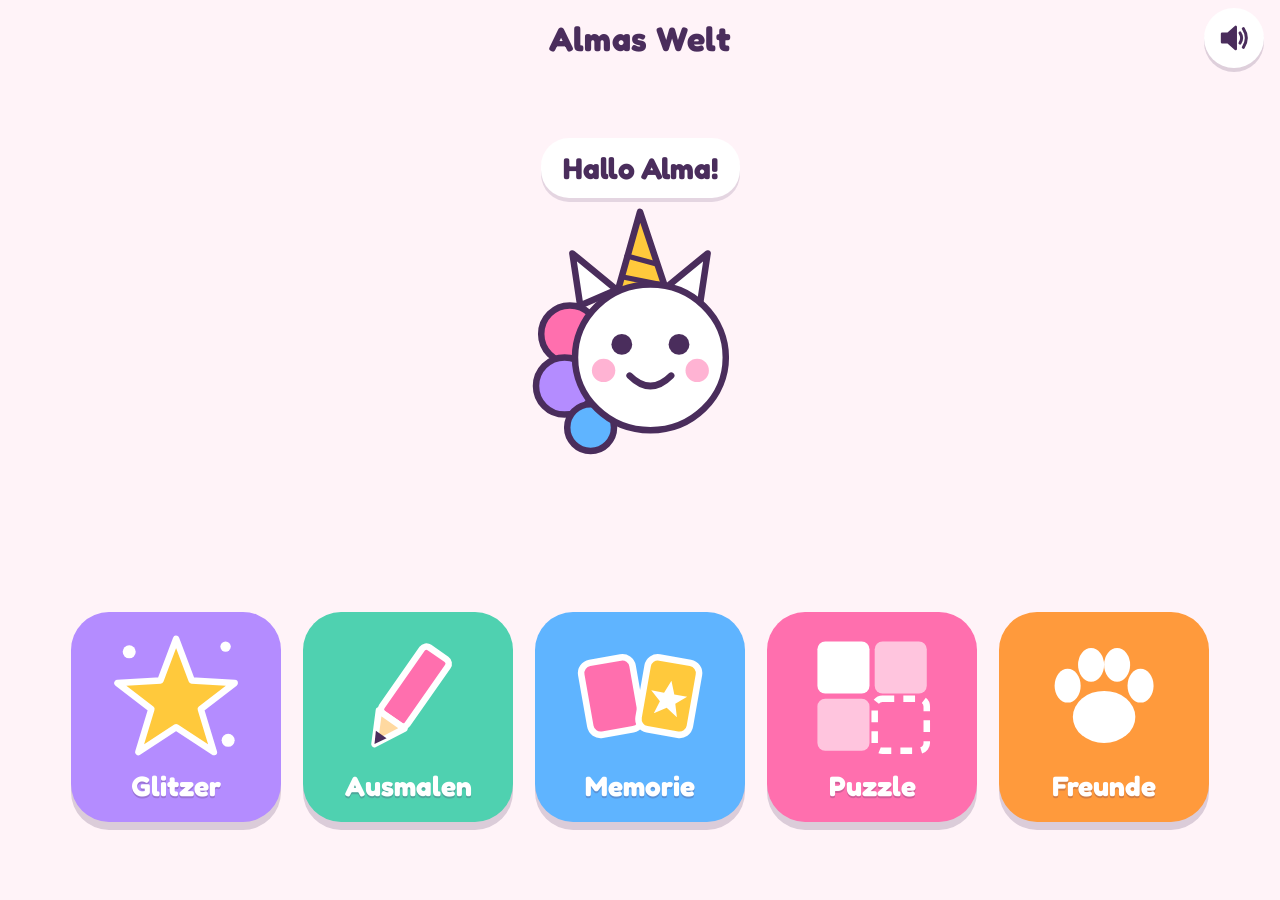
<file: src/base.html>
<!DOCTYPE html>
<html lang="de">
<head>
<meta charset="utf-8">
<meta name="viewport" content="width=device-width, initial-scale=1">
<title>Almas Welt</title>
<meta name="theme-color" content="#ff6fae">
<meta name="mobile-web-app-capable" content="yes">
<meta name="apple-mobile-web-app-capable" content="yes">
<meta name="apple-mobile-web-app-title" content="Almas Welt">
<meta name="apple-mobile-web-app-status-bar-style" content="default">
<link rel="manifest" href="manifest.webmanifest">
<link rel="icon" type="image/png" sizes="192x192" href="icons/icon-192.png">
<link rel="apple-touch-icon" href="icons/apple-touch-icon.png">
<link rel="preconnect" href="https://fonts.googleapis.com">
<link rel="preconnect" href="https://fonts.gstatic.com" crossorigin>
<link href="https://fonts.googleapis.com/css2?family=Fredoka:wght@500;700&display=swap" rel="stylesheet">
<style>
:root{
  /* Layout: Kopfzeile oben, eine Spielfläche darunter, riesige runde Tasten */
  --bg:#fff3f8;
  --ink:#4a2d5c;
  --pink:#ff6fae;
  --sun:#ffc93c;
  --mint:#4fd1b0;
  --sky:#5fb4ff;
  --lilac:#b48cff;
  --font:'Fredoka','Trebuchet MS',system-ui,sans-serif;
  color-scheme:light;
}
*{box-sizing:border-box;-webkit-tap-highlight-color:transparent}
html,body{height:100%;margin:0}
body{background:var(--bg);color:var(--ink);font-family:var(--font);font-weight:500;overflow:hidden;touch-action:manipulation;user-select:none;-webkit-user-select:none}
button{font:inherit;color:inherit;border:0;background:none;cursor:pointer;padding:0}
button:focus-visible{outline:4px solid var(--ink);outline-offset:3px}
#app{height:100%;display:flex;flex-direction:column}
header{flex:none;height:76px;display:flex;align-items:center;justify-content:space-between;padding:0 16px;gap:12px}
header h1{margin:0;font-size:34px;font-weight:700;letter-spacing:.5px;text-wrap:balance}
.round{width:60px;height:60px;border-radius:50%;background:#fff;box-shadow:0 4px 0 rgba(74,45,92,.18);display:grid;place-items:center}
.round:active{transform:translateY(3px);box-shadow:none}
.round svg{width:34px;height:34px}
.round[hidden]{display:block;visibility:hidden}
.round.off .wave{display:none}
.round:not(.off) .cross{display:none}
.view{display:none;flex:1;min-height:0;flex-direction:column;align-items:center;justify-content:center;padding:0 16px 16px;gap:14px}
.view.on{display:flex}

/* Start */
#home{flex-direction:row;flex-wrap:wrap;gap:24px 40px;overflow:auto}
.mascot{display:flex;flex-direction:column;align-items:center;gap:6px;width:min(260px,38vw)}
.mascot svg{width:100%;height:auto}
.bubble{background:#fff;border-radius:28px;padding:12px 22px;font-size:30px;font-weight:700;box-shadow:0 4px 0 rgba(74,45,92,.15)}
.tiles{display:flex;flex-wrap:wrap;gap:22px;justify-content:center}
.tile{width:min(210px,22vw);min-width:150px;aspect-ratio:1;border-radius:38px;display:flex;flex-direction:column;align-items:center;justify-content:center;gap:8px;box-shadow:0 8px 0 rgba(74,45,92,.2);font-size:28px;font-weight:700;color:#fff;text-shadow:0 2px 0 rgba(74,45,92,.25)}
.tile:active{transform:translateY(6px);box-shadow:0 2px 0 rgba(74,45,92,.2)}
.tile svg{width:62%;height:auto}
.t-glitter{background:var(--lilac)}
.t-paint{background:var(--mint)}
.t-memory{background:var(--sky)}

/* Glitzer */
#glitter{position:relative;justify-content:flex-end;touch-action:none}
#glitter .hint{position:absolute;inset:0;display:grid;place-items:center;font-size:clamp(40px,8vw,90px);font-weight:700;color:rgba(180,140,255,.45);pointer-events:none;text-align:center;padding:20px}
.big{padding:18px 40px;border-radius:999px;background:var(--pink);color:#fff;font-size:34px;font-weight:700;box-shadow:0 8px 0 rgba(74,45,92,.25);position:relative}
.big:active{transform:translateY(6px);box-shadow:0 2px 0 rgba(74,45,92,.25)}

/* Ausmalen */
.picker{display:flex;gap:12px;flex-wrap:wrap;justify-content:center}
.pick{padding:10px 22px;border-radius:999px;background:#fff;font-size:24px;font-weight:700;box-shadow:0 4px 0 rgba(74,45,92,.18)}
.pick[aria-pressed="true"]{background:var(--ink);color:#fff}
#stage{flex:1;min-height:0;width:100%;display:grid;place-items:center;position:relative}
.ref{position:absolute;top:6px;right:6px;width:clamp(90px,15vw,140px);background:#fff;border-radius:20px;padding:6px;box-shadow:0 4px 0 rgba(74,45,92,.18);pointer-events:none;z-index:2}
.ref svg{display:block;width:100%;height:auto}
.ref[hidden]{display:none}
#pic{height:100%;max-height:100%;width:auto;max-width:100%;aspect-ratio:1;background:#fff;border-radius:32px;box-shadow:0 6px 0 rgba(74,45,92,.15)}
.r{fill:#fff;stroke:var(--ink);stroke-width:9;stroke-linejoin:round;stroke-linecap:round;cursor:pointer}
.line{fill:none;stroke:var(--ink);stroke-width:9;stroke-linecap:round}
.dot{fill:var(--ink)}
.thumb{width:78px;height:78px;padding:6px;border-radius:22px;background:#fff;box-shadow:0 4px 0 rgba(74,45,92,.18)}
.thumb svg{display:block;width:100%;height:100%}
.thumb[aria-pressed="true"]{outline:5px solid var(--ink);outline-offset:2px}
.tools{display:flex;gap:18px 28px;flex-wrap:wrap;justify-content:center;align-items:center}
.modes{display:flex;gap:12px}
.mode{display:flex;align-items:center;gap:8px;padding:8px 22px 8px 14px;border-radius:999px;background:#fff;font-size:24px;font-weight:700;box-shadow:0 4px 0 rgba(74,45,92,.18)}
.mode svg{width:34px;height:34px}
.mode[aria-pressed="true"]{background:var(--ink);color:#fff}
.ol{fill:none;stroke:var(--ink);stroke-width:9;stroke-linejoin:round;pointer-events:none}
#pic{touch-action:none}
.palette{display:flex;gap:12px;flex-wrap:wrap;justify-content:center;align-items:center}
.sw{width:64px;height:64px;border-radius:50%;border:5px solid #fff;box-shadow:0 4px 0 rgba(74,45,92,.25)}
.sw[aria-pressed="true"]{outline:5px solid var(--ink);outline-offset:2px;transform:scale(1.1)}
.sw.white{border-color:#d9c9e6}

/* Memorie */
.bar{display:flex;gap:12px;align-items:center;flex-wrap:wrap;justify-content:center}
#board{display:grid;grid-template-columns:repeat(var(--cols,4),minmax(0,1fr));gap:10px;width:min(100%,calc((100dvh - 210px) * var(--cols,4) / var(--rows,2)))}
.card{aspect-ratio:1;perspective:700px;position:relative}
.in{position:absolute;inset:0;transform-style:preserve-3d;transition:transform .45s}
.card.open .in,.card.done .in{transform:rotateY(180deg)}
.face{position:absolute;inset:0;border-radius:22px;backface-visibility:hidden;-webkit-backface-visibility:hidden;display:grid;place-items:center;box-shadow:0 5px 0 rgba(74,45,92,.2)}
.front{background:radial-gradient(circle at 30% 30%,#ffd1e6 0 12%,transparent 13%),radial-gradient(circle at 70% 65%,#d6c2ff 0 14%,transparent 15%),linear-gradient(135deg,var(--pink),var(--lilac))}
.back{background:#fff;transform:rotateY(180deg)}
.back svg{width:72%;height:72%}
.card.done .back{background:#effff9}
#win,#win3{font-size:clamp(34px,6vw,60px);font-weight:700;color:var(--pink);min-height:1.2em;text-align:center}

.back img{position:absolute;inset:6%;width:88%;height:88%;object-fit:contain;border-radius:16px;background:radial-gradient(130% 34% at 50% 104%,#a6e486 0 62%,transparent 63%),radial-gradient(circle at 18% 22%,#fff 0 3px,transparent 4px),radial-gradient(circle at 84% 16%,#fff 0 4px,transparent 5px),radial-gradient(circle at 70% 34%,#ffe27a 0 3px,transparent 4px),linear-gradient(#bfe3ff,#fff0f8)}
.t-friends{background:#ff9a3c}.t-puzzle{background:#ff6fae}
.friends{display:flex;gap:24px;flex-wrap:wrap;justify-content:center;align-items:center;flex:1;min-height:0;width:100%;overflow:auto}
.friend{display:flex;flex-direction:column;align-items:center;gap:10px;background:#fff;border-radius:34px;padding:14px;box-shadow:0 8px 0 rgba(74,45,92,.18)}
.friend:active{transform:translateY(5px)}
.friend img{display:block;width:min(15vw,36dvh,300px);height:min(15vw,36dvh,300px);border-radius:24px;object-fit:contain;padding:8px;background:radial-gradient(130% 34% at 50% 104%,#a6e486 0 62%,transparent 63%),radial-gradient(circle at 18% 22%,#fff 0 3px,transparent 4px),radial-gradient(circle at 84% 16%,#fff 0 4px,transparent 5px),radial-gradient(circle at 70% 34%,#ffe27a 0 3px,transparent 4px),linear-gradient(#bfe3ff,#fff0f8)}
.comic{width:min(15vw,36dvh,300px);height:min(15vw,36dvh,300px);background:#fff7e0;border-radius:24px;display:grid;place-items:center}
.comic svg{width:92%;height:92%}
.friend span{font-size:34px;font-weight:700}
.pieces{display:flex;gap:16px;justify-content:center;flex-wrap:wrap;position:relative;z-index:5}
.piece{position:relative;width:clamp(80px,13vw,120px);aspect-ratio:1;background:#fff;border-radius:18px;padding:5px;box-shadow:0 5px 0 rgba(74,45,92,.2);touch-action:none;cursor:grab}
.piece svg{display:block;width:100%;height:100%;border-radius:13px}
.piece.sel{outline:6px solid var(--sun);outline-offset:2px}
.piece.gone{visibility:hidden}
#sceneBox{flex:1;min-height:0;width:100%;display:grid;place-items:center}
#scene{height:100%;width:auto;max-width:100%;aspect-ratio:4/3;border-radius:24px;box-shadow:0 6px 0 rgba(74,45,92,.15);background:#fff}
.shake{animation:shake .4s}
@keyframes shake{25%{transform:translateX(-10px)}75%{transform:translateX(10px)}}
#puzzle{position:relative}
#win3{position:absolute;top:84px;left:0;right:0;min-height:0;pointer-events:none;z-index:6;text-shadow:0 3px 0 #fff}
#fx{position:fixed;inset:0;width:100%;height:100%;pointer-events:none;z-index:50}
@media (prefers-reduced-motion:reduce){.in{transition:none}}
</style>
</head>
<body>
<div id="app">
  <header>
    <button class="round" id="homeBtn" aria-label="Zurück zum Start" hidden>
      <svg viewBox="0 0 40 40"><path d="M6 20 L20 7 L34 20" fill="none" stroke="#4a2d5c" stroke-width="4" stroke-linecap="round" stroke-linejoin="round"/><path d="M10 18 V33 H30 V18" fill="#ffd23f" stroke="#4a2d5c" stroke-width="4" stroke-linejoin="round"/></svg>
    </button>
    <h1>Almas Welt</h1>
    <button class="round" id="soundBtn" aria-label="Stimme an oder aus">
      <svg viewBox="0 0 40 40"><path d="M6 15 H13 L22 7 V33 L13 25 H6Z" fill="#4a2d5c" stroke="#4a2d5c" stroke-width="3" stroke-linejoin="round"/><g class="wave" fill="none" stroke="#4a2d5c" stroke-width="3.5" stroke-linecap="round"><path d="M27 14 Q31 20 27 26"/><path d="M31 9 Q38 20 31 31"/></g><g class="cross" stroke="#ff4d4d" stroke-width="4" stroke-linecap="round"><path d="M27 14 L37 26"/><path d="M37 14 L27 26"/></g></svg>
    </button>
  </header>

  <!-- Start -->
  <main class="view on" id="home">
    <button class="mascot" id="mascot" aria-label="Hallo sagen">
      <div class="bubble">Hallo Alma!</div>
      <svg viewBox="0 0 200 200" aria-hidden="true">
        <path d="M82 70 L100 6 L122 72Z" fill="#ffc93c" stroke="#4a2d5c" stroke-width="5" stroke-linejoin="round"/>
        <path d="M90 40 L112 46 M86 56 L116 62" stroke="#4a2d5c" stroke-width="4" stroke-linecap="round"/>
        <path d="M54 78 L48 38 L82 66Z" fill="#fff" stroke="#4a2d5c" stroke-width="5" stroke-linejoin="round"/>
        <path d="M146 78 L152 38 L118 66Z" fill="#fff" stroke="#4a2d5c" stroke-width="5" stroke-linejoin="round"/>
        <circle cx="46" cy="100" r="22" fill="#ff6fae" stroke="#4a2d5c" stroke-width="5"/>
        <circle cx="42" cy="140" r="22" fill="#b48cff" stroke="#4a2d5c" stroke-width="5"/>
        <circle cx="62" cy="172" r="18" fill="#5fb4ff" stroke="#4a2d5c" stroke-width="5"/>
        <ellipse cx="108" cy="118" rx="58" ry="56" fill="#fff" stroke="#4a2d5c" stroke-width="5"/>
        <circle cx="86" cy="108" r="8" fill="#4a2d5c"/><circle cx="130" cy="108" r="8" fill="#4a2d5c"/>
        <circle cx="72" cy="128" r="9" fill="#ffb3d3"/><circle cx="144" cy="128" r="9" fill="#ffb3d3"/>
        <path d="M92 132 Q108 148 124 132" fill="none" stroke="#4a2d5c" stroke-width="5" stroke-linecap="round"/>
      </svg>
    </button>
    <div class="tiles">
      <button class="tile t-glitter" data-go="glitter" data-say="Glitzer">
        <svg viewBox="0 0 100 100" aria-hidden="true"><polygon points="50,6 62,38 95,40 69,60 79,93 50,74 21,93 31,60 5,40 38,38" fill="#ffc93c" stroke="#fff" stroke-width="5" stroke-linejoin="round"/><circle cx="14" cy="16" r="5" fill="#fff"/><circle cx="88" cy="12" r="4" fill="#fff"/><circle cx="90" cy="84" r="5" fill="#fff"/></svg>
        Glitzer
      </button>
      <button class="tile t-paint" data-go="paint" data-say="Ausmalen">
        <svg viewBox="0 0 100 100" aria-hidden="true"><g transform="rotate(35 50 50)"><rect x="38" y="10" width="24" height="62" rx="4" fill="#ff6fae" stroke="#fff" stroke-width="5"/><polygon points="38,72 62,72 50,95" fill="#ffd9a0" stroke="#fff" stroke-width="5" stroke-linejoin="round"/><polygon points="45,86 55,86 50,95" fill="#4a2d5c"/></g></svg>
        Ausmalen
      </button>
      <button class="tile t-memory" data-go="memory" data-say="Memorie">
        <svg viewBox="0 0 100 100" aria-hidden="true"><rect x="8" y="22" width="40" height="56" rx="8" fill="#ff6fae" stroke="#fff" stroke-width="5" transform="rotate(-10 28 50)"/><rect x="52" y="22" width="40" height="56" rx="8" fill="#ffc93c" stroke="#fff" stroke-width="5" transform="rotate(10 72 50)"/><polygon points="72,38 76,48 86,48 78,55 81,65 72,59 63,65 66,55 58,48 68,48" fill="#fff" transform="rotate(10 72 50)"/></svg>
        Memorie
      </button>
 <button class="tile t-puzzle" data-go="puzzle" data-say="Puzzle">
        <svg viewBox="0 0 100 100" aria-hidden="true"><rect x="8" y="8" width="40" height="40" rx="6" fill="#fff"/><rect x="52" y="8" width="40" height="40" rx="6" fill="#fff" opacity=".6"/><rect x="8" y="52" width="40" height="40" rx="6" fill="#fff" opacity=".6"/><rect x="52" y="52" width="40" height="40" rx="6" fill="none" stroke="#fff" stroke-width="5" stroke-dasharray="9 7"/></svg>
        Puzzle
      </button>
      <button class="tile t-friends" data-go="friends" data-say="Meine Freunde">
        <svg viewBox="0 0 100 100" aria-hidden="true"><g fill="#fff"><ellipse cx="50" cy="66" rx="24" ry="20"/><ellipse cx="22" cy="42" rx="10" ry="13"/><ellipse cx="40" cy="26" rx="10" ry="13"/><ellipse cx="60" cy="26" rx="10" ry="13"/><ellipse cx="78" cy="42" rx="10" ry="13"/></g></svg>
        Freunde
      </button>
    </div>
  </main>

  <!-- Glitzer -->
  <main class="view" id="glitter">
    <div class="hint">Tipp auf den Bildschirm</div>
    <button class="big" id="rainBtn">Glitzerregen</button>
  </main>

  <!-- Ausmalen -->
  <main class="view" id="paint">
    <div class="picker" id="picker"></div>
    <div id="stage"><div class="ref" id="ref" hidden></div><svg id="pic" viewBox="0 0 400 400" role="img" aria-label="Ausmalbild"></svg></div>
    <div class="tools">
      <div class="modes" id="modes">
        <button class="mode" data-m="bucket" aria-pressed="true"><svg viewBox="0 0 40 40" aria-hidden="true"><path d="M8 17 H32 L29 35 H11Z" fill="currentColor"/><path d="M12 17 C12 5 28 5 28 17" fill="none" stroke="currentColor" stroke-width="3.5" stroke-linecap="round"/></svg>Eimer</button>
        <button class="mode" data-m="pen" aria-pressed="false"><svg viewBox="0 0 40 40" aria-hidden="true"><path d="M8 32 L10 24 L28 6 L34 12 L16 30Z" fill="currentColor"/><path d="M8 32 L10 24 L16 30Z" fill="#ffd9a0"/></svg>Stift</button>
      </div>
      <div class="palette" id="palette"></div>
    </div>
  </main>

  <!-- Memorie -->
  <main class="view" id="memory">
    <div class="bar">
      <button class="pick pairBtn" data-n="4" aria-pressed="true">4 Paare</button>
      <button class="pick pairBtn" data-n="6" aria-pressed="false">6 Paare</button>
      <button class="pick pairBtn" data-n="10" aria-pressed="false">10 Paare</button>
      <button class="pick pairBtn" data-n="15" aria-pressed="false">15 Paare</button>
      <button class="pick" id="againBtn">Neu mischen</button>
    </div>
    <div id="win" aria-live="polite"></div>
    <div id="board"></div>
  </main>

  <!-- Freunde -->
  <main class="view" id="friends">
    <div class="friends" id="friendList"></div>
  </main>

  <!-- Puzzle -->
  <main class="view" id="puzzle">
    <div class="bar"><button class="pick" id="puzzleAgain">Nochmal</button></div>
    <div id="win3" aria-live="polite"></div>
    <div class="pieces" id="pieces"></div>
    <div id="sceneBox"><svg id="scene" viewBox="0 0 400 300" role="img" aria-label="Wiesenbild mit Lücken"></svg></div>
  </main>
</div>
<canvas id="fx"></canvas>

<script>
var PHOTO = {
 lotta: '[data-uri]',
 lottaSide: '[data-uri]',
 katze: '[data-uri]',
 katzeSide: '[data-uri]',
 bobo: '[data-uri]',
 luca: '[data-uri]',
 lucaSide: '[data-uri]',
 juno: '[data-uri]',
 junoSide: '[data-uri]'
};
</script>
<script>
/* Comic-Freunde: eine Definition, zwei Darstellungen (bunt oder zum Ausmalen) */
var ART = {
  Lotta: [
    ['r','<path d="M52 225 C20 215 12 185 22 165 C38 182 50 198 68 210Z"','#8a5a3c'],
    ['r','<rect x="70" y="285" width="32" height="62" rx="14"','#f0c27a'],['r','<rect x="110" y="285" width="32" height="62" rx="14"','#f0c27a'],
    ['r','<rect x="228" y="285" width="32" height="62" rx="14"','#f0c27a'],['r','<rect x="268" y="285" width="32" height="62" rx="14"','#f0c27a'],
    ['r','<rect x="50" y="205" width="250" height="90" rx="45"','#8a5a3c'],
    ['r','<ellipse cx="280" cy="265" rx="30" ry="28"','#f0c27a'],
    ['r','<circle cx="305" cy="185" r="52"','#8a5a3c'],
    ['r','<ellipse cx="345" cy="205" rx="34" ry="25"','#f0c27a'],
    ['r','<ellipse cx="285" cy="205" rx="22" ry="40" transform="rotate(10 285 205)"','#6b3f26'],
    ['d','<circle class="dot" cx="374" cy="196" r="8"/>'],['d','<circle class="dot" cx="320" cy="174" r="7"/>'],
    ['d','<path class="line" d="M330 222 Q345 230 360 222"/>']
  ],
  Katze: [
    ['r','<ellipse cx="200" cy="305" rx="92" ry="70"','#a9a9b0'],
    ['r','<ellipse cx="140" cy="358" rx="40" ry="24"','#ffffff'],['r','<ellipse cx="260" cy="358" rx="40" ry="24"','#ffffff'],
    ['r','<polygon points="118,140 128,62 188,112"','#a9a9b0'],['r','<polygon points="282,140 272,62 212,112"','#a9a9b0'],
    ['r','<circle cx="200" cy="190" r="88"','#a9a9b0'],
    ['r','<ellipse cx="200" cy="228" rx="56" ry="52"','#ffffff'],
    ['r','<ellipse cx="200" cy="222" rx="13" ry="9"','#ffc26b'],
    ['d','<path class="line" d="M168 118 L174 146 M200 108 V138 M232 118 L226 146 M130 290 L150 330 M170 280 V335 M230 280 V335 M270 290 L250 330"/>'],
    ['d','<circle class="dot" cx="164" cy="188" r="9"/>'],['d','<circle class="dot" cx="236" cy="188" r="9"/>'],
    ['d','<path class="line" d="M200 231 V243 M188 250 Q200 256 212 250"/>']
  ],
  Luca: [
    ['r','<ellipse cx="102" cy="170" rx="30" ry="88" transform="rotate(12 102 170)"','#9fdcb4'],
    ['r','<ellipse cx="298" cy="170" rx="30" ry="88" transform="rotate(-12 298 170)"','#9fdcb4'],
    ['r','<ellipse cx="200" cy="295" rx="78" ry="82"','#9fdcb4'],
    ['r','<ellipse cx="118" cy="290" rx="20" ry="52" transform="rotate(18 118 290)"','#9fdcb4'],
    ['r','<ellipse cx="282" cy="290" rx="20" ry="52" transform="rotate(-18 282 290)"','#9fdcb4'],
    ['r','<ellipse cx="132" cy="368" rx="46" ry="24"','#9fdcb4'],['r','<ellipse cx="268" cy="368" rx="46" ry="24"','#9fdcb4'],
    ['r','<circle cx="200" cy="195" r="78"','#9fdcb4'],
    ['r','<ellipse cx="200" cy="208" rx="15" ry="11"','#f5a9b8'],
    ['d','<circle class="dot" cx="170" cy="182" r="8"/>'],['d','<circle class="dot" cx="230" cy="182" r="8"/>'],
    ['d','<path class="line" d="M200 219 V230 M186 236 Q200 244 214 236"/>']
  ],
  Juno: [
    ['r','<ellipse cx="108" cy="175" rx="72" ry="30" transform="rotate(-22 108 175)"','#b7aaa6'],
    ['r','<ellipse cx="292" cy="175" rx="72" ry="30" transform="rotate(22 292 175)"','#b7aaa6'],
    ['r','<ellipse cx="200" cy="310" rx="108" ry="62"','#b7aaa6'],
    ['r','<ellipse cx="160" cy="358" rx="38" ry="24"','#f6f1ee'],['r','<ellipse cx="240" cy="358" rx="38" ry="24"','#f6f1ee'],
    ['r','<circle cx="200" cy="215" r="82"','#b7aaa6'],
    ['r','<ellipse cx="200" cy="250" rx="42" ry="30"','#f2ece8'],
    ['r','<ellipse cx="200" cy="236" rx="12" ry="8"','#8a5a5a'],
    ['d','<circle class="dot" cx="168" cy="205" r="8"/>'],['d','<circle class="dot" cx="232" cy="205" r="8"/>'],
    ['d','<path class="line" d="M200 244 V256 M188 262 Q200 268 212 262"/>']
  ]
};
function friendInner(name, mode){
  return ART[name].map(function(it){
    if (it[0] === 'd') return it[1];
    return it[1] + (mode === 'color' ? ' fill="' + it[2] + '" stroke="#4a2d5c" stroke-width="9" stroke-linejoin="round"/>' : ' class="r"/>');
  }).join('');
}
function friendSVG(name){ return '<svg viewBox="0 0 400 400" aria-hidden="true">' + friendInner(name, 'color') + '</svg>'; }
function friendAt(name, x, y, size){
  return '<svg x="' + x + '" y="' + y + '" width="' + size + '" height="' + size + '" viewBox="0 0 400 400">' + friendInner(name, 'color') + '</svg>';
}
</script>
<script>
/* ---------- Stimme ---------- */
var soundOn = true;
try { if (localStorage.getItem('alma-sound') === 'off') soundOn = false; } catch (e) {}
var soundBtn = document.getElementById('soundBtn');
function paintSound(){ soundBtn.classList.toggle('off', !soundOn); }
paintSound();
function say(text){
  if (!soundOn || !('speechSynthesis' in window)) return;
  try {
    speechSynthesis.cancel();
    var u = new SpeechSynthesisUtterance(text);
    u.lang = 'de-DE'; u.rate = 0.85; u.pitch = 1.15;
    var v = speechSynthesis.getVoices().filter(function(x){ return x.lang && x.lang.indexOf('de') === 0; })[0];
    if (v) u.voice = v;
    speechSynthesis.speak(u);
  } catch (e) {}
}
soundBtn.addEventListener('click', function(){
  soundOn = !soundOn; paintSound();
  try { localStorage.setItem('alma-sound', soundOn ? 'on' : 'off'); } catch (e) {}
  if (soundOn) say('Ich bin da!'); else { try { speechSynthesis.cancel(); } catch (e) {} }
});

/* ---------- Glitzer-Motor ---------- */
var fx = document.getElementById('fx'), ctx = fx.getContext('2d');
var P = [], running = false, DPR = Math.min(window.devicePixelRatio || 1, 2);
var COLS = ['#ffc93c','#ff6fae','#5fb4ff','#b48cff','#4fd1b0','#ffffff','#ff9a3c'];
function sizeFx(){ fx.width = innerWidth * DPR; fx.height = innerHeight * DPR; }
addEventListener('resize', sizeFx); sizeFx();
function add(x, y, vx, vy, life, s){
  P.push({x:x, y:y, vx:vx, vy:vy, l:life, s:s, c:COLS[Math.random()*COLS.length|0], r:Math.random()*6.28, vr:(Math.random()-.5)*.25});
  if (!running){ running = true; requestAnimationFrame(tick); }
}
function burst(x, y, n){
  for (var i = 0; i < n; i++){
    var a = Math.random()*6.28, sp = 2 + Math.random()*6;
    add(x, y, Math.cos(a)*sp, Math.sin(a)*sp - 2, 60 + Math.random()*40, 7 + Math.random()*10);
  }
}
function rain(n){
  for (var i = 0; i < n; i++){
    setTimeout(function(){
      add(Math.random()*innerWidth, -20, (Math.random()-.5)*1.5, 2 + Math.random()*3, 400, 8 + Math.random()*11);
    }, Math.random()*1400);
  }
}
function drawStar(s){
  ctx.beginPath();
  for (var i = 0; i < 8; i++){
    var rad = i % 2 ? s*0.32 : s, a = i * Math.PI/4;
    ctx[i ? 'lineTo' : 'moveTo'](Math.cos(a)*rad, Math.sin(a)*rad);
  }
  ctx.closePath(); ctx.fill();
}
function tick(){
  ctx.setTransform(1,0,0,1,0,0);
  ctx.clearRect(0, 0, fx.width, fx.height);
  var keep = [];
  for (var i = 0; i < P.length; i++){
    var p = P[i];
    p.vy += 0.05; p.x += p.vx; p.y += p.vy; p.r += p.vr; p.l--;
    if (p.l > 0 && p.y < innerHeight + 30){
      keep.push(p);
      ctx.setTransform(DPR,0,0,DPR,p.x*DPR,p.y*DPR);
      ctx.rotate(p.r);
      ctx.globalAlpha = Math.min(1, p.l/30);
      ctx.fillStyle = p.c;
      drawStar(p.s);
    }
  }
  ctx.globalAlpha = 1;
  P = keep;
  if (P.length) requestAnimationFrame(tick);
  else { running = false; ctx.setTransform(1,0,0,1,0,0); ctx.clearRect(0,0,fx.width,fx.height); }
}

/* ---------- Ansichten ---------- */
var current = 'home';
function show(id){
  current = id;
  document.querySelectorAll('.view').forEach(function(v){ v.classList.toggle('on', v.id === id); });
  document.getElementById('homeBtn').hidden = (id === 'home');
  if (id === 'paint' && !picDrawn) drawPic('unicorn');
  if (id === 'memory') newGame();
  if (id === 'friends') drawFriends();
  if (id === 'puzzle') newPuzzle();
}
document.getElementById('homeBtn').addEventListener('click', function(){ show('home'); say('Zurück'); });
document.querySelectorAll('.tile').forEach(function(t){
  t.addEventListener('click', function(){ say(t.dataset.say); show(t.dataset.go); });
});
document.getElementById('mascot').addEventListener('click', function(e){
  say('Hallo Alma! Was möchtest du spielen?');
  burst(e.clientX, e.clientY, 18);
});

/* ---------- Glitzer ---------- */
var gl = document.getElementById('glitter'), down = false;
gl.addEventListener('pointerdown', function(e){
  if (e.target.id === 'rainBtn') return;
  down = true; burst(e.clientX, e.clientY, 16);
});
gl.addEventListener('pointermove', function(e){
  if (down && e.target.id !== 'rainBtn') burst(e.clientX, e.clientY, 3);
});
addEventListener('pointerup', function(){ down = false; });
document.getElementById('rainBtn').addEventListener('click', function(){ say('Glitzer!'); rain(220); });

/* ---------- Ausmalen ---------- */
var PICS = {
  unicorn:
    '<path class="r" d="M72 236 C20 214 4 262 26 306 C42 332 72 334 90 322 C66 302 66 282 86 264Z"/>' +
    '<rect class="r" x="98" y="292" width="32" height="76" rx="14"/><rect class="r" x="138" y="296" width="32" height="72" rx="14"/>' +
    '<rect class="r" x="216" y="296" width="32" height="72" rx="14"/><rect class="r" x="256" y="292" width="32" height="76" rx="14"/>' +
    '<ellipse class="r" cx="176" cy="256" rx="112" ry="62"/>' +
    '<path class="r" d="M204 214 C214 170 222 136 240 102 L304 112 C296 150 296 190 296 236Z"/>' +
    '<ellipse class="r" cx="220" cy="112" rx="32" ry="19" transform="rotate(-30 220 112)"/>' +
    '<ellipse class="r" cx="208" cy="152" rx="32" ry="19" transform="rotate(-15 208 152)"/>' +
    '<ellipse class="r" cx="208" cy="194" rx="32" ry="19"/>' +
    '<ellipse class="r" cx="304" cy="98" rx="62" ry="36" transform="rotate(20 304 98)"/>' +
    '<polygon class="r" points="262,80 264,38 292,70"/>' +
    '<polygon class="r" points="302,66 334,76 322,6"/>' +
    '<path class="line" d="M309 50 L329 57 M313 34 L327 39 M317 20 L325 23"/>' +
    '<polygon class="r" points="176,230 184,250 206,251 188,264 195,285 176,272 157,285 164,264 146,251 168,250"/>' +
    '<circle class="dot" cx="306" cy="86" r="9"/><circle class="dot" cx="352" cy="116" r="6"/>',
  dog:
    '<path class="r" d="M296 240 C352 222 368 168 340 126 C326 168 316 196 282 218Z"/>' +
    '<rect class="r" x="262" y="278" width="38" height="84" rx="16"/><rect class="r" x="220" y="284" width="36" height="78" rx="16"/>' +
    '<rect class="r" x="148" y="284" width="36" height="78" rx="16"/><rect class="r" x="106" y="278" width="38" height="84" rx="16"/>' +
    '<ellipse class="r" cx="204" cy="244" rx="108" ry="60"/>' +
    '<circle class="r" cx="118" cy="182" r="60"/><ellipse class="r" cx="70" cy="204" rx="42" ry="32"/>' +
    '<path class="r" d="M138 130 C178 120 196 168 172 214 C146 216 126 184 138 130Z"/>' +
    '<path class="r" d="M134 236 L190 224 L194 254 L140 266Z"/>' +
    '<circle class="dot" cx="34" cy="194" r="11"/><circle class="dot" cx="100" cy="170" r="9"/>' +
    '<path class="line" d="M50 226 Q76 242 102 228"/>',
  butterfly:
    '<ellipse class="r" cx="122" cy="148" rx="86" ry="64" transform="rotate(-20 122 148)"/>' +
    '<ellipse class="r" cx="278" cy="148" rx="86" ry="64" transform="rotate(20 278 148)"/>' +
    '<ellipse class="r" cx="140" cy="262" rx="60" ry="48" transform="rotate(25 140 262)"/>' +
    '<ellipse class="r" cx="260" cy="262" rx="60" ry="48" transform="rotate(-25 260 262)"/>' +
    '<circle class="r" cx="120" cy="146" r="26"/><circle class="r" cx="280" cy="146" r="26"/>' +
    '<ellipse class="r" cx="200" cy="214" rx="20" ry="86"/>' +
    '<circle class="r" cx="200" cy="120" r="22"/>' +
    '<path class="line" d="M190 102 Q174 60 154 52"/><path class="line" d="M210 102 Q226 60 246 52"/>',
  rainbow:
    [[176,138],[138,100],[100,62],[62,24]].map(function(b){
      return '<path class="r" d="M' + (200-b[0]) + ' 300 A' + b[0] + ' ' + b[0] + ' 0 0 1 ' + (200+b[0]) + ' 300 L' + (200+b[1]) + ' 300 A' + b[1] + ' ' + b[1] + ' 0 0 0 ' + (200-b[1]) + ' 300Z"/>';
    }).join('') +
    '<path class="r" d="M30 330 C14 330 12 296 38 292 C42 270 80 268 90 290 C112 290 118 330 96 330Z"/>' +
    '<path class="r" d="M304 330 C288 330 286 296 312 292 C316 270 354 268 364 290 C386 290 392 330 370 330Z"/>',
  flower:
    '<rect class="r" x="186" y="200" width="28" height="170" rx="10"/>' +
    '<ellipse class="r" cx="130" cy="304" rx="58" ry="26" transform="rotate(-25 130 304)"/>' +
    '<ellipse class="r" cx="272" cy="284" rx="58" ry="26" transform="rotate(25 272 284)"/>' +
    [0,60,120,180,240,300].map(function(a){
      return '<ellipse class="r" cx="200" cy="78" rx="34" ry="48" transform="rotate(' + a + ' 200 140)"/>';
    }).join('') +
    '<circle class="r" cx="200" cy="140" r="38"/>',
  fish:
    '<polygon class="r" points="270,200 372,132 372,268"/>' +
    '<polygon class="r" points="130,126 190,70 230,128"/>' +
    '<ellipse class="r" cx="170" cy="200" rx="124" ry="84"/>' +
    '<polygon class="r" points="160,262 200,330 226,266"/>' +
    '<circle class="r" cx="48" cy="86" r="22"/><circle class="r" cx="92" cy="50" r="15"/>' +
    '<circle class="dot" cx="96" cy="180" r="11"/><path class="line" d="M52 214 Q70 226 90 218"/>',
  house:
    '<rect class="r" x="246" y="86" width="34" height="70"/>' +
    '<rect class="r" x="104" y="180" width="192" height="156"/>' +
    '<polygon class="r" points="84,186 200,78 316,186"/>' +
    '<rect class="r" x="170" y="246" width="60" height="90" rx="6"/>' +
    '<rect class="r" x="122" y="206" width="38" height="38"/><rect class="r" x="240" y="206" width="38" height="38"/>' +
    '<circle class="dot" cx="218" cy="294" r="6"/>'
};
var PIC_ORDER = ['unicorn','dog','butterfly','rainbow','flower','fish','house','Lotta','Katze','Luca','Juno'];
var PIC_SAY = {unicorn:'Einhorn', dog:'Hund', butterfly:'Schmetterling', rainbow:'Regenbogen', flower:'Blume', fish:'Fisch', house:'Haus'};
['Lotta','Katze','Luca','Juno'].forEach(function(n){ PICS[n] = friendInner(n, 'outline'); });
var picDrawn = false, picName = 'unicorn';
var pic = document.getElementById('pic');
function drawPic(name){
  picName = name; picDrawn = true; pic.innerHTML = PICS[name];
  var ref = document.getElementById('ref');
  if (ART[name]){ ref.innerHTML = friendSVG(name); ref.hidden = false; } else { ref.hidden = true; ref.innerHTML = ''; }
  document.querySelectorAll('#picker .thumb').forEach(function(b){
    b.setAttribute('aria-pressed', b.dataset.p === name ? 'true' : 'false');
  });
}
(function(){
  var box = document.getElementById('picker');
  PIC_ORDER.forEach(function(n){
    var b = document.createElement('button'); b.className = 'thumb'; b.dataset.p = n;
    b.setAttribute('aria-label', PIC_SAY[n] || n); b.setAttribute('aria-pressed', n === 'unicorn' ? 'true' : 'false');
    b.innerHTML = ART[n] ? friendSVG(n) : '<svg viewBox="0 0 400 400" aria-hidden="true">' + PICS[n] + '</svg>';
    b.addEventListener('click', function(){ drawPic(n); say(PIC_SAY[n] || n); });
    box.appendChild(b);
  });
  var c = document.createElement('button'); c.className = 'pick'; c.id = 'clearBtn'; c.textContent = 'Neu';
  c.addEventListener('click', function(){ drawPic(picName); });
  box.appendChild(c);
})();

var COLORS = [
  ['Rot','#ff4d4d'], ['Orange','#ff9a3c'], ['Gelb','#ffd23f'], ['Grün','#3ecf6d'],
  ['Blau','#3f8cff'], ['Türkis','#22c7c1'], ['Lila','#a46bff'], ['Rosa','#ff8fc7'], ['Braun','#8a5a3c'], ['Weiß','#ffffff']
];
var color = COLORS[7][1];
var pal = document.getElementById('palette');
COLORS.forEach(function(c){
  var b = document.createElement('button');
  b.className = 'sw' + (c[1] === '#ffffff' ? ' white' : '');
  b.style.background = c[1];
  b.setAttribute('aria-label', c[0]);
  b.setAttribute('aria-pressed', c[1] === color ? 'true' : 'false');
  b.addEventListener('click', function(){
    color = c[1];
    pal.querySelectorAll('.sw').forEach(function(x){ x.setAttribute('aria-pressed', x === b ? 'true' : 'false'); });
    say(c[0]);
  });
  pal.appendChild(b);
});
var mode = 'bucket', pen = null, clipN = 0, NS = 'http://www.w3.org/2000/svg';
document.querySelectorAll('#modes .mode').forEach(function(b){
  b.addEventListener('click', function(){
    mode = b.dataset.m;
    document.querySelectorAll('#modes .mode').forEach(function(x){ x.setAttribute('aria-pressed', x === b ? 'true' : 'false'); });
    say(mode === 'bucket' ? 'Eimer' : 'Stift');
  });
});
function paintGroup(r){
  if (r._pg) return r._pg;
  var id = 'rc' + (++clipN);
  var defs = pic.querySelector('defs');
  if (!defs){ defs = document.createElementNS(NS, 'defs'); pic.insertBefore(defs, pic.firstChild); }
  var cp = document.createElementNS(NS, 'clipPath'); cp.setAttribute('id', id);
  var cl = r.cloneNode(false); cl.removeAttribute('class'); cl.removeAttribute('style');
  cp.appendChild(cl); defs.appendChild(cp);
  var g = document.createElementNS(NS, 'g');
  g.setAttribute('clip-path', 'url(#' + id + ')'); g.setAttribute('pointer-events', 'none');
  var ol = r.cloneNode(false); ol.setAttribute('class', 'ol'); ol.removeAttribute('style');
  r.parentNode.insertBefore(g, r.nextSibling);
  r.parentNode.insertBefore(ol, g.nextSibling);
  r._pg = g; return g;
}
function localPt(g, e){
  var m = g.getScreenCTM(); if (!m) return null;
  var p = new DOMPoint(e.clientX, e.clientY).matrixTransform(m.inverse());
  return p.x.toFixed(1) + ' ' + p.y.toFixed(1);
}
pic.addEventListener('pointerdown', function(e){
  var r = e.target.closest ? e.target.closest('.r') : null;
  if (!r) return;
  if (mode === 'bucket'){
    r.style.fill = color;
    if (r._pg) while (r._pg.firstChild) r._pg.removeChild(r._pg.firstChild);
    burst(e.clientX, e.clientY, 8);
  } else {
    var g = paintGroup(r), pt = localPt(g, e); if (!pt) return;
    var path = document.createElementNS(NS, 'path');
    path.setAttribute('fill', 'none'); path.setAttribute('stroke', color);
    path.setAttribute('stroke-width', '26'); path.setAttribute('stroke-linecap', 'round'); path.setAttribute('stroke-linejoin', 'round');
    var d = 'M' + pt + ' l0.1 0';
    path.setAttribute('d', d); g.appendChild(path);
    pen = {g: g, path: path, d: d};
    try { pic.setPointerCapture(e.pointerId); } catch (err) {}
    burst(e.clientX, e.clientY, 5);
  }
});
pic.addEventListener('pointermove', function(e){
  if (!pen) return;
  var pt = localPt(pen.g, e); if (!pt) return;
  pen.d += ' L' + pt; pen.path.setAttribute('d', pen.d);
});
function endPen(){ pen = null; }
pic.addEventListener('pointerup', endPen); pic.addEventListener('pointercancel', endPen);

/* ---------- Memorie ---------- */
var ICONS = {
  Stern: '<svg viewBox="0 0 100 100"><polygon points="50,8 61,38 93,38 67,57 77,89 50,70 23,89 33,57 7,38 39,38" fill="#ffc93c" stroke="#e09b00" stroke-width="4" stroke-linejoin="round"/></svg>',
  Herz: '<svg viewBox="0 0 100 100"><path d="M50 88 C10 58 6 30 26 20 C40 14 50 24 50 32 C50 24 60 14 74 20 C94 30 90 58 50 88Z" fill="#ff5c9a" stroke="#d63a78" stroke-width="4" stroke-linejoin="round"/></svg>',
  Mond: '<svg viewBox="0 0 100 100"><path d="M64 10 A42 42 0 1 0 90 66 A34 34 0 1 1 64 10Z" fill="#b48cff" stroke="#8a5fe0" stroke-width="4" stroke-linejoin="round"/></svg>',
  Sonne: '<svg viewBox="0 0 100 100"><g stroke="#ff9a3c" stroke-width="7" stroke-linecap="round"><path d="M50 6V18M50 82V94M6 50H18M82 50H94M19 19L27 27M73 73L81 81M81 19L73 27M27 73L19 81"/></g><circle cx="50" cy="50" r="24" fill="#ffd23f" stroke="#e09b00" stroke-width="4"/></svg>',
  Blume: '<svg viewBox="0 0 100 100"><g fill="#ff8fc7" stroke="#d65a9a" stroke-width="3"><circle cx="50" cy="24" r="16"/><circle cx="75" cy="42" r="16"/><circle cx="66" cy="72" r="16"/><circle cx="34" cy="72" r="16"/><circle cx="25" cy="42" r="16"/></g><circle cx="50" cy="52" r="14" fill="#ffd23f" stroke="#e09b00" stroke-width="3"/></svg>',
  Fisch: '<svg viewBox="0 0 100 100"><polygon points="72,50 94,30 94,70" fill="#3f8cff" stroke="#2a64c0" stroke-width="4" stroke-linejoin="round"/><ellipse cx="44" cy="50" rx="34" ry="24" fill="#5fb4ff" stroke="#2a64c0" stroke-width="4"/><circle cx="30" cy="44" r="5" fill="#4a2d5c"/></svg>'
};
ICONS.Lotta = friendSVG('Lotta');
ICONS.Katze = friendSVG('Katze');
ICONS.Bobo = '<img alt="" src="' + PHOTO.bobo + '">';
ICONS.Luca = friendSVG('Luca');
ICONS.Juno = friendSVG('Juno');
ICONS.Apfel = '<svg viewBox="0 0 100 100"><path d="M50 30 C20 14 6 40 14 62 C22 86 38 94 50 88 C62 94 78 86 86 62 C94 40 80 14 50 30Z" fill="#ff4d4d" stroke="#c22" stroke-width="4" stroke-linejoin="round"/><path d="M50 30 C50 20 54 14 60 8" stroke="#6b3f26" stroke-width="5" fill="none" stroke-linecap="round"/><path d="M56 20 C66 8 80 10 82 14 C74 24 62 24 56 20Z" fill="#3ecf6d"/></svg>';
ICONS.Schmetterling = '<svg viewBox="0 0 100 100"><g stroke="#8a5fe0" stroke-width="3"><ellipse cx="30" cy="38" rx="22" ry="18" fill="#b48cff" transform="rotate(-20 30 38)"/><ellipse cx="70" cy="38" rx="22" ry="18" fill="#b48cff" transform="rotate(20 70 38)"/><ellipse cx="34" cy="66" rx="16" ry="13" fill="#ff8fc7" transform="rotate(25 34 66)"/><ellipse cx="66" cy="66" rx="16" ry="13" fill="#ff8fc7" transform="rotate(-25 66 66)"/></g><ellipse cx="50" cy="52" rx="5" ry="26" fill="#4a2d5c"/></svg>';
ICONS.Auto = '<svg viewBox="0 0 120 80"><rect x="8" y="38" width="104" height="26" rx="10" fill="#3f8cff"/><path d="M28 38 L42 18 H78 L94 38Z" fill="#3f8cff"/><path d="M36 36 L46 22 H58 V36Z M62 36 V22 H76 L88 36Z" fill="#dff0ff"/><circle cx="32" cy="64" r="11" fill="#4a2d5c"/><circle cx="90" cy="64" r="11" fill="#4a2d5c"/><circle cx="32" cy="64" r="4" fill="#ddd"/><circle cx="90" cy="64" r="4" fill="#ddd"/></svg>';
ICONS.Baum = '<svg viewBox="0 0 100 100"><rect x="42" y="56" width="16" height="36" rx="4" fill="#8a5a3c"/><g fill="#3ea85a" stroke="#2f7d43" stroke-width="3"><circle cx="50" cy="38" r="26"/><circle cx="30" cy="56" r="18"/><circle cx="70" cy="56" r="18"/></g></svg>';
ICONS.Haus = '<svg viewBox="0 0 100 100"><rect x="18" y="46" width="64" height="44" fill="#ff9aa2" stroke="#4a2d5c" stroke-width="3"/><polygon points="10,48 50,14 90,48" fill="#c0504d" stroke="#4a2d5c" stroke-width="3" stroke-linejoin="round"/><rect x="42" y="62" width="16" height="28" fill="#8a5a3c"/></svg>';
var TOYS = ['Lotta', 'Katze', 'Bobo', 'Luca', 'Juno'];
var NAMES = Object.keys(ICONS);
var pairs = 4, first = null, locked = false, found = 0, timer = null;
var board = document.getElementById('board'), win = document.getElementById('win');
function shuffle(a){ for (var i = a.length - 1; i > 0; i--){ var j = Math.random()*(i+1)|0, t = a[i]; a[i] = a[j]; a[j] = t; } return a; }
function newGame(){
  clearTimeout(timer); first = null; locked = false; found = 0; win.textContent = '';
  var toys = shuffle(TOYS.slice()).slice(0, pairs <= 6 ? 2 : (pairs <= 10 ? 4 : 5));
  var others = NAMES.filter(function(n){ return toys.indexOf(n) < 0; });
  var pick = toys.concat(shuffle(others).slice(0, pairs - toys.length));
  var deck = shuffle(pick.concat(pick));
  var cols = pairs <= 6 ? 4 : (pairs === 10 ? 5 : 6);
  board.style.setProperty('--cols', cols);
  board.style.setProperty('--rows', Math.ceil(deck.length / cols));
  board.innerHTML = '';
  deck.forEach(function(n){
    var c = document.createElement('button');
    c.className = 'card'; c.dataset.k = n; c.setAttribute('aria-label', 'Karte');
    c.innerHTML = '<span class="in"><span class="face front"></span><span class="face back">' + ICONS[n] + '</span></span>';
    c.addEventListener('click', function(){ flip(c); });
    board.appendChild(c);
  });
}
function flip(c){
  if (locked || c.classList.contains('open') || c.classList.contains('done')) return;
  c.classList.add('open');
  say(c.dataset.k);
  if (!first){ first = c; return; }
  var a = first, b = c; first = null;
  if (a.dataset.k === b.dataset.k){
    a.classList.add('done'); b.classList.add('done');
    var r = b.getBoundingClientRect();
    burst(r.left + r.width/2, r.top + r.height/2, 26);
    found++;
    if (found === pairs){
      win.textContent = 'Super, Alma!';
      setTimeout(function(){ say('Toll gemacht, Alma!'); rain(200); }, 900);
    }
  } else {
    locked = true;
    timer = setTimeout(function(){
      a.classList.remove('open'); b.classList.remove('open'); locked = false;
    }, 1400);
  }
}
document.querySelectorAll('.pairBtn').forEach(function(btn){
  btn.addEventListener('click', function(){
    pairs = parseInt(btn.dataset.n, 10);
    document.querySelectorAll('.pairBtn').forEach(function(x){ x.setAttribute('aria-pressed', x === btn ? 'true' : 'false'); });
    newGame();
  });
});
document.getElementById('againBtn').addEventListener('click', newGame);

/* ---------- Freunde ---------- */
var FRIENDS = [
  {name: 'Lotta', views: [PHOTO.lotta, PHOTO.lottaSide], i: 0},
  {name: 'Katze', views: [PHOTO.katze, PHOTO.katzeSide], i: 0},
  {name: 'Bobo', views: [PHOTO.bobo], i: 0},
  {name: 'Luca', views: [PHOTO.luca, PHOTO.lucaSide], i: 0},
  {name: 'Juno', views: [PHOTO.juno, PHOTO.junoSide], i: 0}
];
function friendHTML(f){
  var v = f.views[f.i];
  var pic = v === 'comic' ? '<div class="comic">' + friendSVG(f.name) + '</div>' : '<img alt="" src="' + v + '">';
  return pic + '<span>' + f.name + '</span>';
}
function drawFriends(){
  var box = document.getElementById('friendList'); box.innerHTML = '';
  FRIENDS.forEach(function(f){
    var b = document.createElement('button'); b.className = 'friend'; b.setAttribute('aria-label', f.name);
    b.innerHTML = friendHTML(f);
    b.addEventListener('click', function(e){
      f.i = (f.i + 1) % f.views.length; b.innerHTML = friendHTML(f);
      say(f.name); burst(e.clientX, e.clientY, 22);
    });
    box.appendChild(b);
  });
}

/* ---------- Puzzle ---------- */
var HOLES = [{k:'Sonne',x:290,y:10},{k:'Haus',x:70,y:120},{k:'Baum',x:233,y:100},{k:'Luca',x:150,y:210}];
var scene = document.getElementById('scene'), pieces = document.getElementById('pieces'), win3 = document.getElementById('win3');
var selP = null, pDone = 0, drag = null;
function flower(cx, cy, col){
  var out = '<path d="M' + cx + ' ' + cy + ' V' + (cy + 46) + '" stroke="#3a8f3a" stroke-width="4" stroke-linecap="round"/><g fill="' + col + '">';
  for (var i = 0; i < 6; i++){
    var a = i * Math.PI / 3;
    out += '<circle cx="' + (cx + Math.cos(a)*10).toFixed(1) + '" cy="' + (cy + Math.sin(a)*10).toFixed(1) + '" r="8"/>';
  }
  return out + '</g><circle cx="' + cx + '" cy="' + cy + '" r="7" fill="#ffd23f"/>';
}
function sceneInner(){
  return '<rect width="400" height="300" fill="#bfe6ff"/><rect y="190" width="400" height="110" fill="#8fdc7a"/>' +
    '<circle cx="330" cy="50" r="24" fill="#ffd23f"/><g stroke="#ffb300" stroke-width="5" stroke-linecap="round"><path d="M330 12V20M330 80V88M292 50H300M360 50H368M303 23L309 29M357 77L351 71M357 23L351 29M303 77L309 71"/></g>' +
    '<g fill="#fff"><ellipse cx="90" cy="45" rx="32" ry="14"/><ellipse cx="108" cy="38" rx="20" ry="12"/><ellipse cx="200" cy="30" rx="28" ry="12"/><ellipse cx="215" cy="24" rx="16" ry="10"/></g>' +
    '<g stroke="#4a2d5c" stroke-width="3" stroke-linejoin="round"><rect x="60" y="130" width="100" height="70" fill="#ff9aa2"/><polygon points="48,132 110,82 172,132" fill="#c0504d"/>' +
    '<rect x="72" y="148" width="30" height="30" fill="#dff0ff"/><path d="M87 148V178M72 163H102" fill="none"/><rect x="122" y="158" width="26" height="42" fill="#8a5a3c"/></g><circle cx="142" cy="180" r="3" fill="#ffd23f"/>' +
    '<rect x="262" y="140" width="22" height="62" fill="#8a5a3c" stroke="#4a2d5c" stroke-width="3"/>' +
    '<g fill="#3ea85a" stroke="#2f7d43" stroke-width="3"><circle cx="273" cy="112" r="38"/><circle cx="246" cy="138" r="26"/><circle cx="300" cy="138" r="26"/></g>' +
    flower(120, 258, '#a46bff') + friendAt('Lotta', 4, 200, 90) + friendAt('Luca', 150, 210, 80) + friendAt('Juno', 238, 218, 72) + friendAt('Katze', 312, 204, 82) +
    '';
}
function newPuzzle(){
  selP = null; pDone = 0; drag = null; win3.textContent = '';
  var covers = HOLES.map(function(h){
    return '<rect class="hole" data-k="' + h.k + '" x="' + h.x + '" y="' + h.y + '" width="80" height="80" rx="6" fill="#f3e9ff" stroke="#b48cff" stroke-width="4" stroke-dasharray="8 6"/>';
  }).join('');
  scene.innerHTML = sceneInner() + covers;
  pieces.innerHTML = '';
  shuffle(HOLES.slice()).forEach(function(h){
    var d = document.createElement('div'); d.className = 'piece'; d.dataset.k = h.k; d.setAttribute('aria-label', h.k);
    d.innerHTML = '<svg viewBox="' + h.x + ' ' + h.y + ' 80 80">' + sceneInner() + '</svg>';
    attachPiece(d); pieces.appendChild(d);
  });
  scene.querySelectorAll('.hole').forEach(function(r){
    r.addEventListener('click', function(){ if (selP) attempt(selP, r); });
  });
}
function clearSel(){ pieces.querySelectorAll('.sel').forEach(function(x){ x.classList.remove('sel'); }); }
function attachPiece(el){
  el.addEventListener('pointerdown', function(e){
    if (el.classList.contains('gone')) return;
    try { el.setPointerCapture(e.pointerId); } catch (err) {}
    drag = {el: el, sx: e.clientX, sy: e.clientY, moved: false};
    el.style.zIndex = 20;
  });
  el.addEventListener('pointermove', function(e){
    if (!drag || drag.el !== el) return;
    var dx = e.clientX - drag.sx, dy = e.clientY - drag.sy;
    if (!drag.moved && Math.abs(dx) + Math.abs(dy) > 10) drag.moved = true;
    if (drag.moved) el.style.transform = 'translate(' + dx + 'px,' + dy + 'px) scale(1.15)';
  });
  el.addEventListener('pointerup', function(e){
    if (!drag || drag.el !== el) return;
    var d = drag; drag = null; el.style.zIndex = '';
    if (!d.moved){
      var was = (selP === el); clearSel(); selP = null;
      if (!was){ selP = el; el.classList.add('sel'); say(el.dataset.k); }
      return;
    }
    var hit = null;
    scene.querySelectorAll('.hole').forEach(function(r){
      var b = r.getBoundingClientRect();
      if (e.clientX >= b.left && e.clientX <= b.right && e.clientY >= b.top && e.clientY <= b.bottom) hit = r;
    });
    if (hit) attempt(el, hit); else el.style.transform = '';
  });
  el.addEventListener('pointercancel', function(){
    if (drag && drag.el === el){ drag = null; el.style.transform = ''; el.style.zIndex = ''; }
  });
}
function attempt(el, hole){
  if (el.dataset.k === hole.dataset.k){
    var b = hole.getBoundingClientRect();
    hole.remove(); el.classList.add('gone'); el.classList.remove('sel'); el.style.transform = ''; selP = null; pDone++;
    burst(b.left + b.width/2, b.top + b.height/2, 28); say(el.dataset.k + '!');
    if (pDone === HOLES.length){
      win3.textContent = 'Super, Alma!';
      setTimeout(function(){ say('Toll gemacht, Alma!'); rain(200); }, 900);
    }
  } else {
    el.style.transform = ''; clearSel(); selP = null;
    el.classList.add('shake'); setTimeout(function(){ el.classList.remove('shake'); }, 400);
    say('Probier noch mal!');
  }
}
document.getElementById('puzzleAgain').addEventListener('click', newPuzzle);
if ('speechSynthesis' in window) { try { speechSynthesis.getVoices(); } catch (e) {} }
</script>
</body>
</html>
</file>
